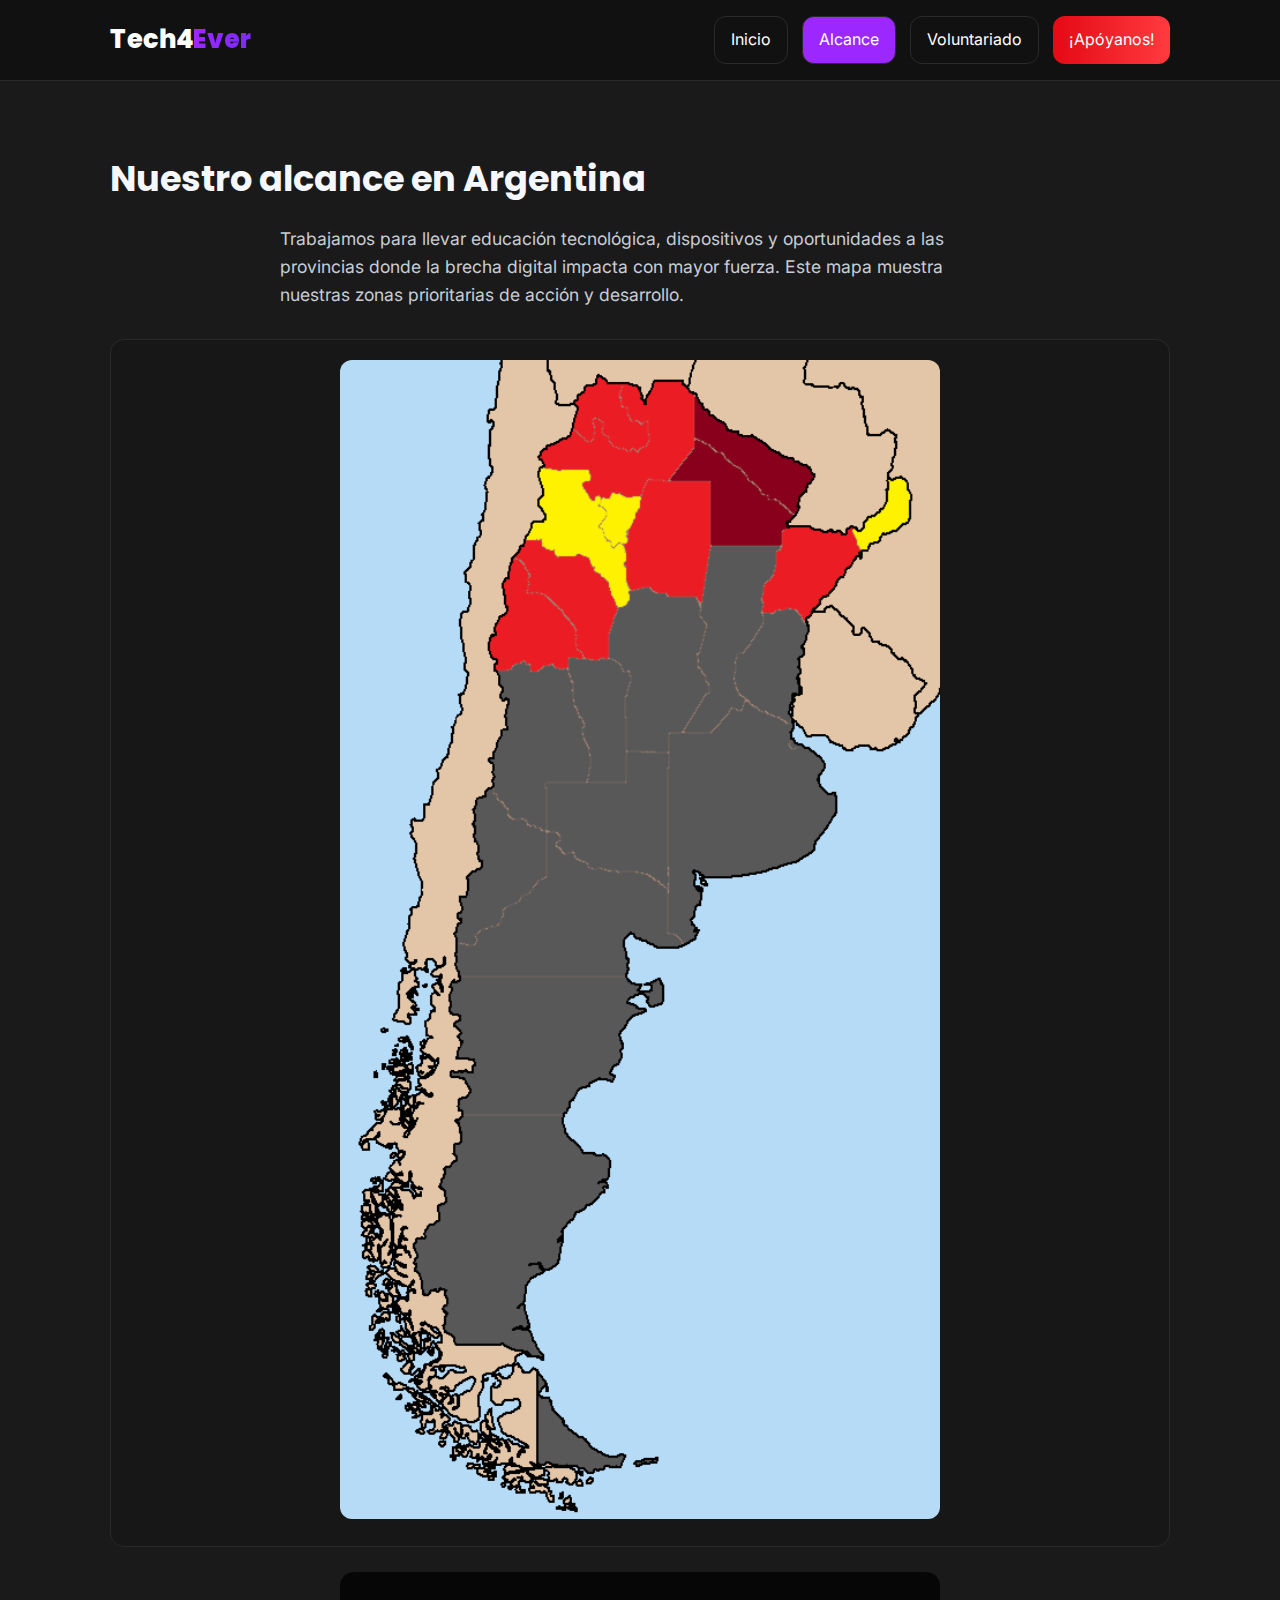
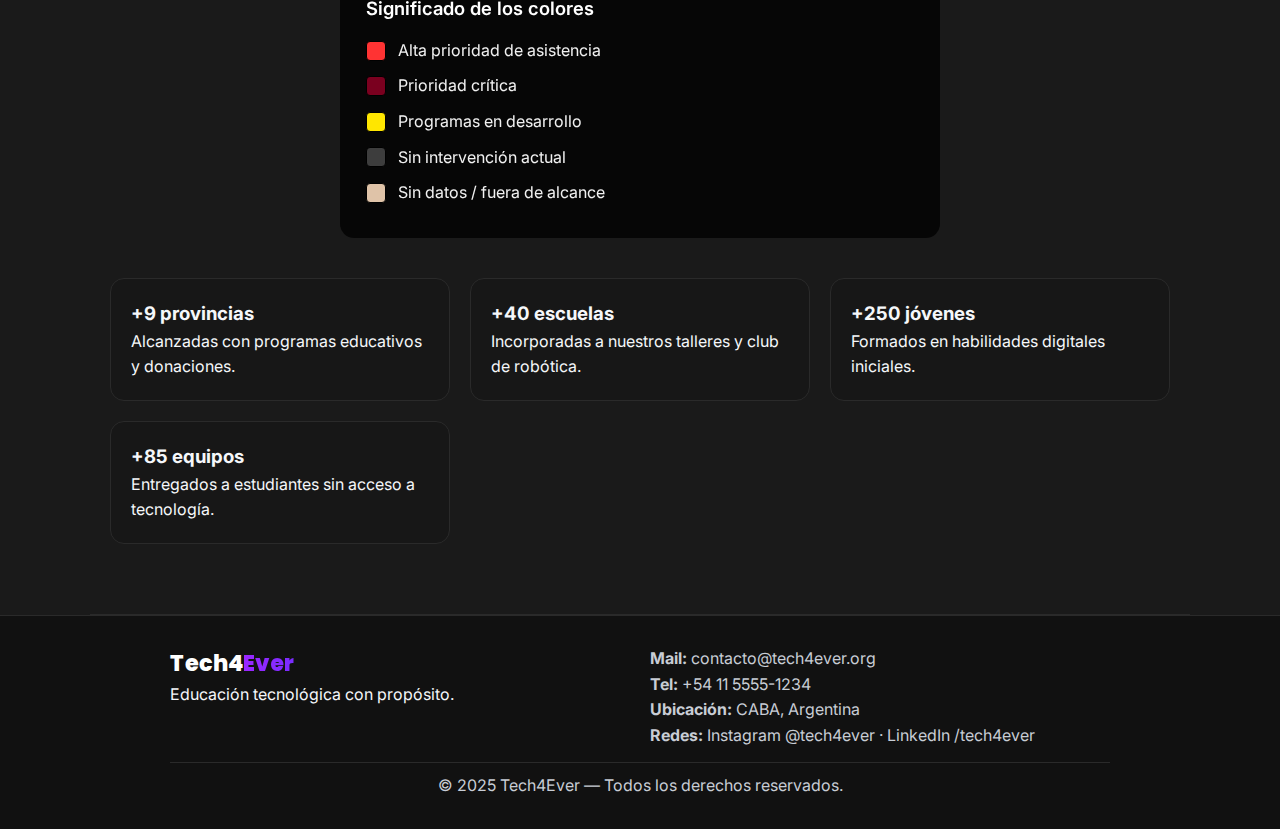
<file: alcance.html>
<!DOCTYPE html>
<html lang="es">

<head>
    <meta charset="UTF-8">
    <meta name="viewport" content="width=device-width, initial-scale=1.0">
    <title>Alcance | Tech4Ever</title>

    <!-- TIPOGRAFÍAS -->
    <link href="https://fonts.googleapis.com/css2?family=Inter:wght@400;600&family=Poppins:wght@700;800&display=swap" rel="stylesheet">

    <!-- ESTILOS -->
    <link rel="stylesheet" href="css/style.css">
</head>

<body>

    <!-- HEADER -->
    <header>
        <div class="nav-container">
            <a href="index.html"><div class="logo">
                <span class="tech">Tech</span><span class="four">4</span><span class="ever">Ever</span>
            </div></a>
            <div class="nav-links">
                <a class="btn-outline btn" href="index.html">Inicio</a>
                <a class="btn-outline btn activo" href="alcance.html">Alcance</a>
                <a class="btn-outline btn" href="voluntariado.html">Voluntariado</a>
                <a class="btn-primary btn" href="apoyanos.html">¡Apóyanos!</a>
            </div>
        </div>
    </header>

    <!-- CONTENIDO -->
    <section class="section">
        <h2>Nuestro alcance en Argentina</h2>

        <p style="max-width:720px; margin:auto; margin-bottom:30px; color:var(--muted); font-size:1.1rem;">
            Trabajamos para llevar educación tecnológica, dispositivos y oportunidades a las provincias
            donde la brecha digital impacta con mayor fuerza. Este mapa muestra nuestras zonas prioritarias
            de acción y desarrollo.
        </p>

        <div class="card" style="text-align:center;">
            <img src="image/provincias.png"
                 alt="Mapa de provincias"
                 style="width:100%; max-width:600px; border-radius:12px; margin:auto;">
        </div>


<!-- LEYENDA DEL MAPA -->
<div class="map-legend">
    <h3>Significado de los colores</h3>
    <ul>
        <li><span class="color red"></span> Alta prioridad de asistencia</li>
        <li><span class="color burgundy"></span> Prioridad crítica</li>
        <li><span class="color yellow"></span> Programas en desarrollo</li>
        <li><span class="color gray"></span> Sin intervención actual</li>
        <li><span class="color beige"></span> Sin datos / fuera de alcance</li>
    </ul>
</div>


        <!-- SUB-SECCIÓN DE ESTADÍSTICAS -->
        <div class="grid" style="margin-top:40px;">

            <div class="card">
                <h3>+9 provincias</h3>
                <p>Alcanzadas con programas educativos y donaciones.</p>
            </div>

            <div class="card">
                <h3>+40 escuelas</h3>
                <p>Incorporadas a nuestros talleres y club de robótica.</p>
            </div>

            <div class="card">
                <h3>+250 jóvenes</h3>
                <p>Formados en habilidades digitales iniciales.</p>
            </div>

            <div class="card">
                <h3>+85 equipos</h3>
                <p>Entregados a estudiantes sin acceso a tecnología.</p>
            </div>

        </div>
    </section>

    <!-- FOOTER -->
    <footer>
        <div class="footer-container">
            <div class="footer-grid">
                <div>
                    <div class="footer-logo"><span class="tech">Tech</span><span class="four">4</span><span class="ever">Ever</span></div>
                    <p>Educación tecnológica con propósito.</p>
                </div>
                <ul class="foot-list">
                    <li><strong>Mail:</strong> contacto@tech4ever.org</li>
                    <li><strong>Tel:</strong> +54 11 5555-1234</li>
                    <li><strong>Ubicación:</strong> CABA, Argentina</li>
                    <li><strong>Redes:</strong> Instagram @tech4ever · LinkedIn /tech4ever</li>
                </ul>
            </div>
            <div class="copy">© 2025 Tech4Ever — Todos los derechos reservados.</div>
        </div>
    </footer>

</body>
</html>
</file>
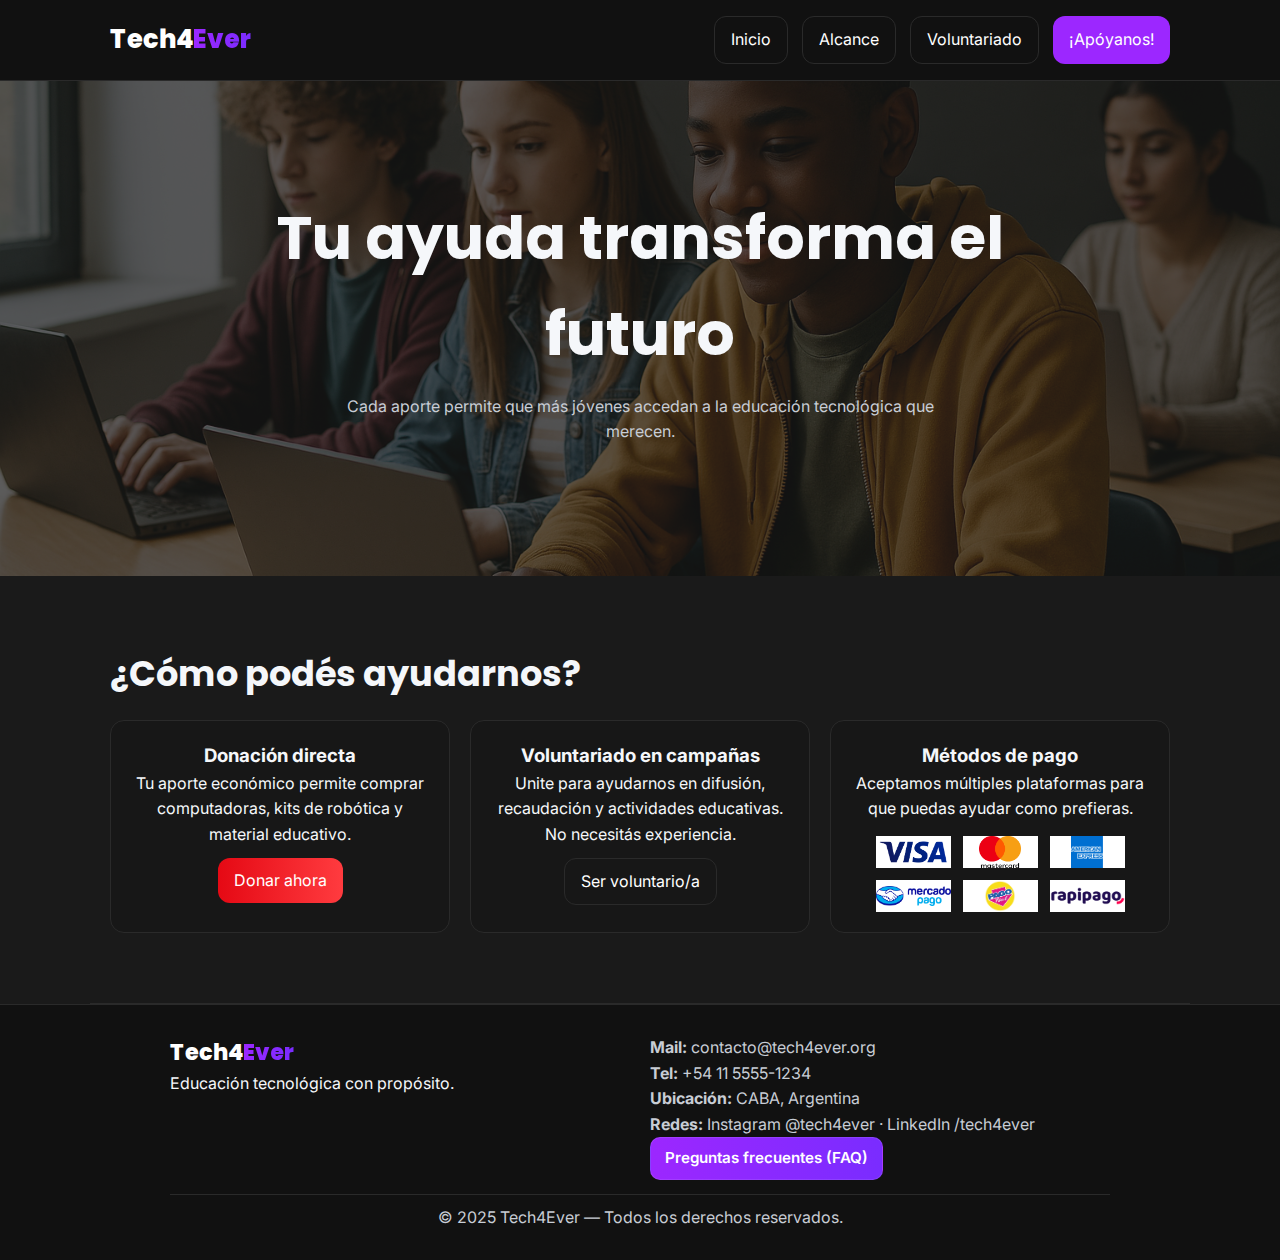
<file: apoyanos.html>
<!DOCTYPE html>
<html lang="es">
<head>
  <meta charset="UTF-8">
  <meta name="viewport" content="width=device-width, initial-scale=1.0">
  <title>Apóyanos | Tech4Ever</title>

  <link href="https://fonts.googleapis.com/css2?family=Inter:wght@400;600&family=Poppins:wght@700;800&display=swap" rel="stylesheet">
  <link rel="stylesheet" href="css/style.css">
  <link rel="shortcut icon" href="image/tech4ever-icon.png" type="image/x-icon">
</head>

<body>

<header>
    <div class="nav-container">

        <a href="index.html">
            <div class="logo">
                <span class="tech">Tech</span><span class="four">4</span><span class="ever">Ever</span>
            </div>
        </a>

        <div class="hamburger" id="hamburger">
            <span></span><span></span><span></span>
        </div>

        <div class="nav-links" id="navLinks">
            <a class="btn-outline btn" href="index.html">Inicio</a>
            <a class="btn-outline btn" href="alcance.html">Alcance</a>
            <a class="btn-outline btn" href="voluntariado.html">Voluntariado</a>
            <a class="btn-primary btn activo" href="apoyanos.html">¡Apóyanos!</a>
        </div>

    </div>

    <div class="menu-overlay" id="menuOverlay"></div>
</header>

<section class="hero" style="height:55vh;">
  <div class="hero-slide active" style="background-image:url('image/fonse.png'); opacity:0.3;"></div>

  <div class="hero-content">
    <h1>Tu ayuda transforma el futuro</h1>
    <p>Cada aporte permite que más jóvenes accedan a la educación tecnológica que merecen.</p>
  </div>
</section>

<section class="section">
  <h2>¿Cómo podés ayudarnos?</h2>

  <div class="grid">
    
    <div class="card" style="text-align:center;">
      <h3>Donación directa</h3>
      <p>Tu aporte económico permite comprar computadoras, kits de robótica y material educativo.</p>
      <a href="donaciones.html" class="btn-primary btn" style="margin-top:10px;">Donar ahora</a>
    </div>

  <div class="card" style="text-align:center;">
    <h3>Voluntariado en campañas</h3>
    <p>Unite para ayudarnos en difusión, recaudación y actividades educativas. No necesitás experiencia.</p>
    <a href="ser_voluntario.html" class="btn-outline btn" style="margin-top:10px;">Ser voluntario/a</a>
  </div>


    <div class="card" style="text-align:center;">
      <h3>Métodos de pago</h3>
      <p>Aceptamos múltiples plataformas para que puedas ayudar como prefieras.</p>

      <div style="display:flex;justify-content:center;gap:12px;margin-top:14px;flex-wrap:wrap;">
        <img src="payments/visa.png" alt="Visa" class="pay-icon">
        <img src="payments/mastercard.png" alt="Mastercard" class="pay-icon">
        <img src="payments/amex.png" alt="Amex" class="pay-icon">
        <img src="payments/mercadopago.png" alt="MercadoPago" class="pay-icon">
        <img src="payments/pagofacil.png" alt="Pago Fácil" class="pay-icon">
        <img src="payments/rapipago.png" alt="Rapipago" class="pay-icon">
      </div>
    </div>

  </div>
</section>

<footer>
  <div class="footer-container">
    <div class="footer-grid">
      <div>
        <div class="footer-logo">
          <span class="tech">Tech</span><span class="four">4</span><span class="ever">Ever</span>
        </div>
        <p>Educación tecnológica con propósito.</p>
      </div>
      <ul class="foot-list">
        <li><strong>Mail:</strong> contacto@tech4ever.org</li>
        <li><strong>Tel:</strong> +54 11 5555-1234</li>
        <li><strong>Ubicación:</strong> CABA, Argentina</li>
        <li><strong>Redes:</strong> Instagram @tech4ever · LinkedIn /tech4ever</li>
        <li><a href="faq.html" class="footer-faq">Preguntas frecuentes (FAQ)</a> </li>
      </ul>
    </div>

    <div class="copy">© 2025 Tech4Ever — Todos los derechos reservados.</div>
  </div>
</footer>
<script src="js/app.js"></script>
</body>
</html>
</file>
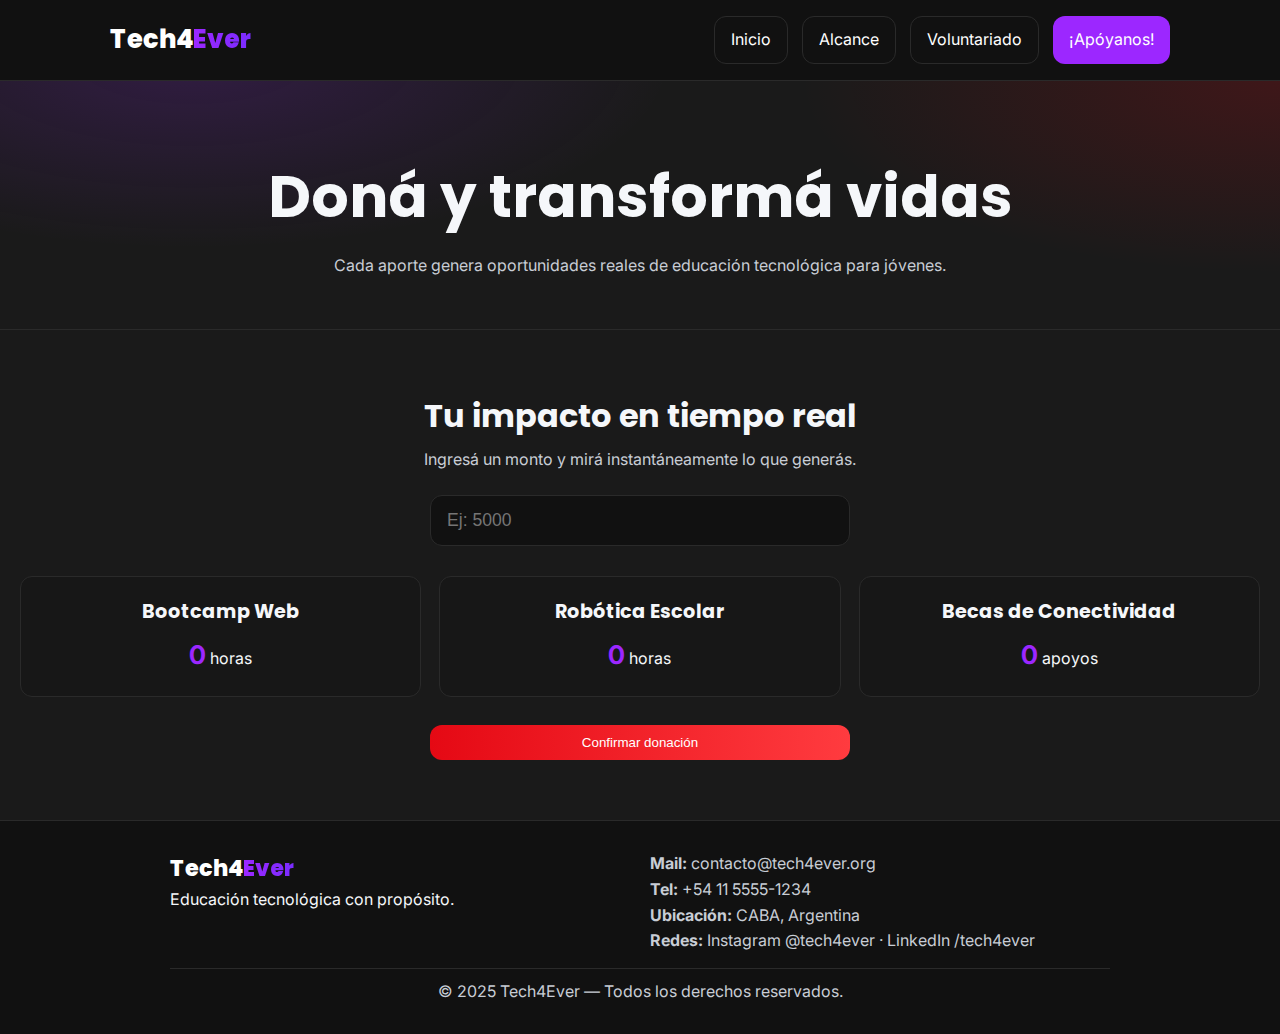
<file: donaciones.html>
<!DOCTYPE html>
<html lang="es">
<head>
  <meta charset="UTF-8">
  <meta name="viewport" content="width=device-width, initial-scale=1.0">
  <title>Donar Ahora | Tech4Ever</title>

  <link href="https://fonts.googleapis.com/css2?family=Inter:wght@400;600&family=Poppins:wght@700;800&display=swap" rel="stylesheet">
  <link rel="stylesheet" href="css/style.css">
  <link rel="shortcut icon" href="image/tech4ever-icon.png" type="image/x-icon">


</head>

<body>
<header>
    <div class="nav-container">
        <a href="index.html"><div class="logo">
            <span class="tech">Tech</span><span class="four">4</span><span class="ever">Ever</span>
        </div></a>
        <div class="nav-links">
            <a class="btn-outline btn" href="index.html">Inicio</a>
            <a class="btn-outline btn" href="alcance.html">Alcance</a>
            <a class="btn-outline btn" href="voluntariado.html">Voluntariado</a>
            <a class="btn-primary btn activo" href="apoyanos.html">¡Apóyanos!</a>
        </div>
    </div>
</header>

<section class="hero-donation">
  <h1>Doná y transformá vidas</h1>
  <p>Cada aporte genera oportunidades reales de educación tecnológica para jóvenes.</p>
</section>

<section class="impacto-section">
  <div class="container">
    <h2 class="impacto-title">Tu impacto en tiempo real</h2>
    <p class="impacto-sub">Ingresá un monto y mirá instantáneamente lo que generás.</p>

    <input type="number" id="donacion" class="impacto-input" placeholder="Ej: 5000" min="0">

    <div class="impacto-grid">
      <div class="impact-card">
        <h3>Bootcamp Web</h3>
        <p><span id="impact-web">0</span> horas</p>
      </div>
      <div class="impact-card">
        <h3>Robótica Escolar</h3>
        <p><span id="impact-robot">0</span> horas</p>
      </div>
      <div class="impact-card">
        <h3>Becas de Conectividad</h3>
        <p><span id="impact-conect">0</span> apoyos</p>
      </div>
    </div>
    <button id="confirmarDonacion" class="btn-primary btn donar-btn">
    Confirmar donación
    </button>
  </div>
</section>

<div id="mensajeGracias" class="donation-success">
    <h2>¡Gracias por tu ayuda!</h2>
    <p>Tu aporte contribuye directamente a transformar vidas mediante la educación tecnológica.</p>
    <a href="apoyanos.html" class="btn-primary btn volver-btn">Volver a Apóyanos</a>
</div>

<footer>
  <div class="footer-container">
    <div class="footer-grid">
      <div>
        <div class="footer-logo"><span class="tech">Tech</span><span class="four">4</span><span class="ever">Ever</span></div>
        <p>Educación tecnológica con propósito.</p>
      </div>
      <ul class="foot-list">
        <li><strong>Mail:</strong> contacto@tech4ever.org</li>
        <li><strong>Tel:</strong> +54 11 5555-1234</li>
        <li><strong>Ubicación:</strong> CABA, Argentina</li>
        <li><strong>Redes:</strong> Instagram @tech4ever · LinkedIn /tech4ever</li>
      </ul>
    </div>
    <div class="copy">© 2025 Tech4Ever — Todos los derechos reservados.</div>
  </div>
</footer>

<script src="js/app.js"></script>
</body>
</html>
</file>
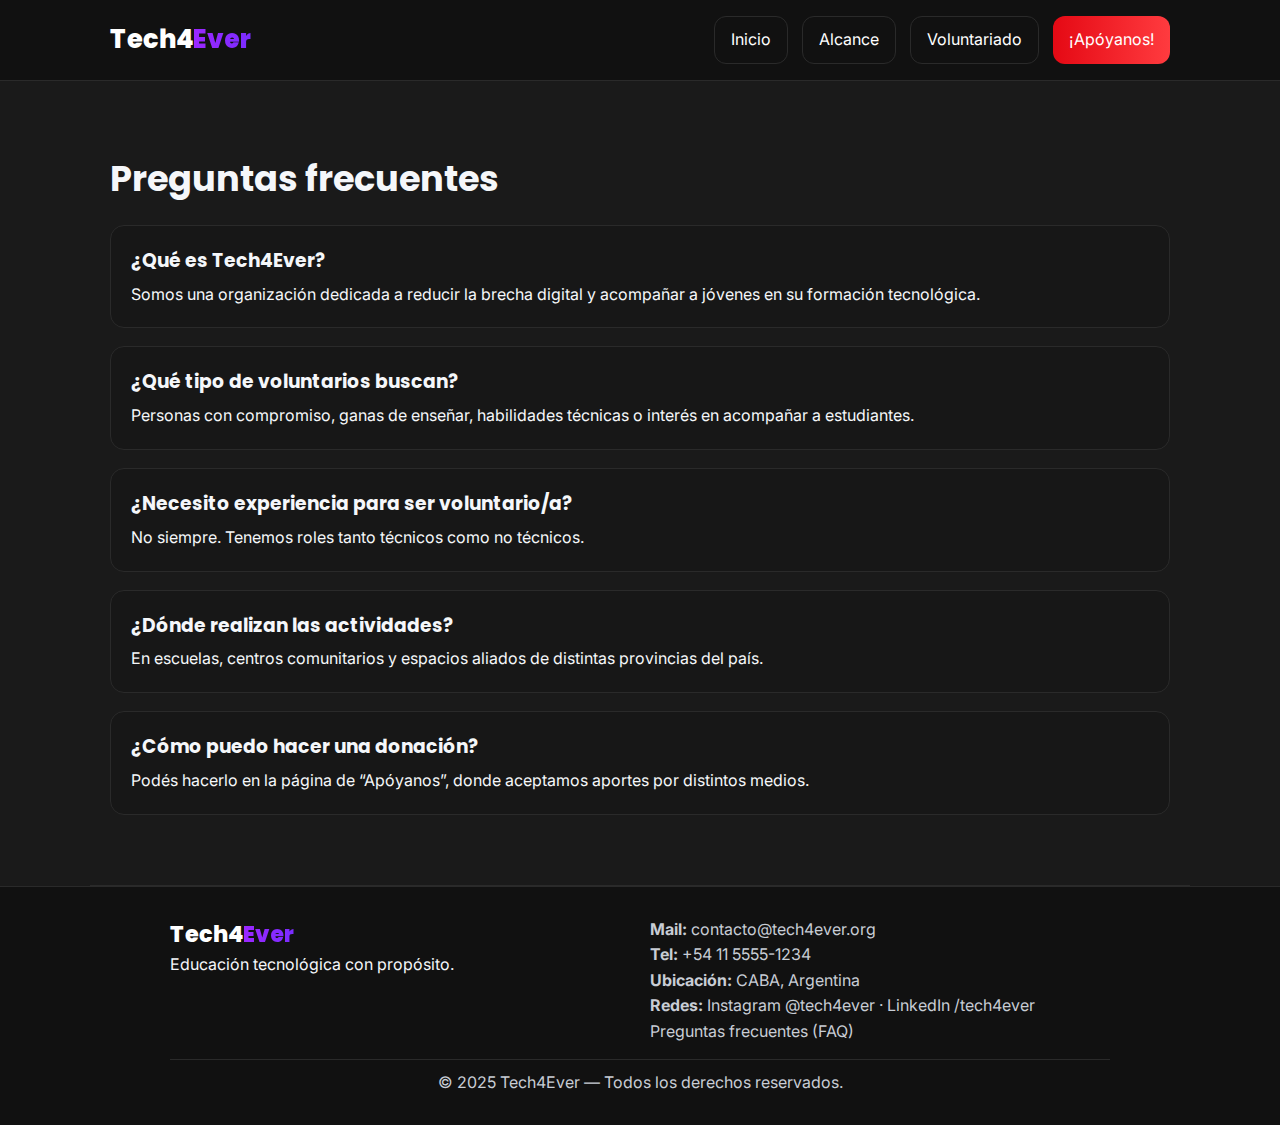
<file: faq.html>
<!DOCTYPE html>
<html lang="es">
<head>
  <meta charset="UTF-8">
  <meta name="viewport" content="width=device-width, initial-scale=1.0">
  <title>FAQ | Tech4Ever</title>

  <link href="https://fonts.googleapis.com/css2?family=Inter:wght@400;600&family=Poppins:wght@700;800&display=swap" rel="stylesheet">
  <link rel="stylesheet" href="css/style.css">
</head>

<body>

<!-- HEADER -->
<header>
    <div class="nav-container">

        <a href="index.html">
            <div class="logo">
                <span class="tech">Tech</span><span class="four">4</span><span class="ever">Ever</span>
            </div>
        </a>

        <div class="hamburger" id="hamburger">
            <span></span><span></span><span></span>
        </div>

        <div class="nav-links" id="navLinks">
            <a class="btn-outline btn" href="index.html">Inicio</a>
            <a class="btn-outline btn" href="alcance.html">Alcance</a>
            <a class="btn-outline btn" href="voluntariado.html">Voluntariado</a>
            <a class="btn-primary btn" href="apoyanos.html">¡Apóyanos!</a>
        </div>

    </div>

    <div class="menu-overlay" id="menuOverlay"></div>
</header>

<!-- FAQ -->
<section class="section">
  <h2>Preguntas frecuentes</h2>

  <div class="faq-container">

    <div class="faq-item">
      <h3>¿Qué es Tech4Ever?</h3>
      <p>Somos una organización dedicada a reducir la brecha digital y acompañar a jóvenes en su formación tecnológica.</p>
    </div>

    <div class="faq-item">
      <h3>¿Qué tipo de voluntarios buscan?</h3>
      <p>Personas con compromiso, ganas de enseñar, habilidades técnicas o interés en acompañar a estudiantes.</p>
    </div>

    <div class="faq-item">
      <h3>¿Necesito experiencia para ser voluntario/a?</h3>
      <p>No siempre. Tenemos roles tanto técnicos como no técnicos.</p>
    </div>

    <div class="faq-item">
      <h3>¿Dónde realizan las actividades?</h3>
      <p>En escuelas, centros comunitarios y espacios aliados de distintas provincias del país.</p>
    </div>

    <div class="faq-item">
      <h3>¿Cómo puedo hacer una donación?</h3>
      <p>Podés hacerlo en la página de “Apóyanos”, donde aceptamos aportes por distintos medios.</p>
    </div>

  </div>
</section>

<!-- FOOTER (igual al resto de páginas) -->
<footer>
  <div class="footer-container">
    <div class="footer-grid">
      <div>
        <div class="footer-logo">
          <span class="tech">Tech</span><span class="four">4</span><span class="ever">Ever</span>
        </div>
        <p>Educación tecnológica con propósito.</p>
      </div>

      <ul class="foot-list">
        <li><strong>Mail:</strong> contacto@tech4ever.org</li>
        <li><strong>Tel:</strong> +54 11 5555-1234</li>
        <li><strong>Ubicación:</strong> CABA, Argentina</li>
        <li><strong>Redes:</strong> Instagram @tech4ever · LinkedIn /tech4ever</li>
        <li><a href="faq.html" style="color:var(--muted);">Preguntas frecuentes (FAQ)</a></li>
      </ul>
    </div>

    <div class="copy">© 2025 Tech4Ever — Todos los derechos reservados.</div>
  </div>
</footer>
<script src="js/app.js"></script>
</body>
</html>
</file>
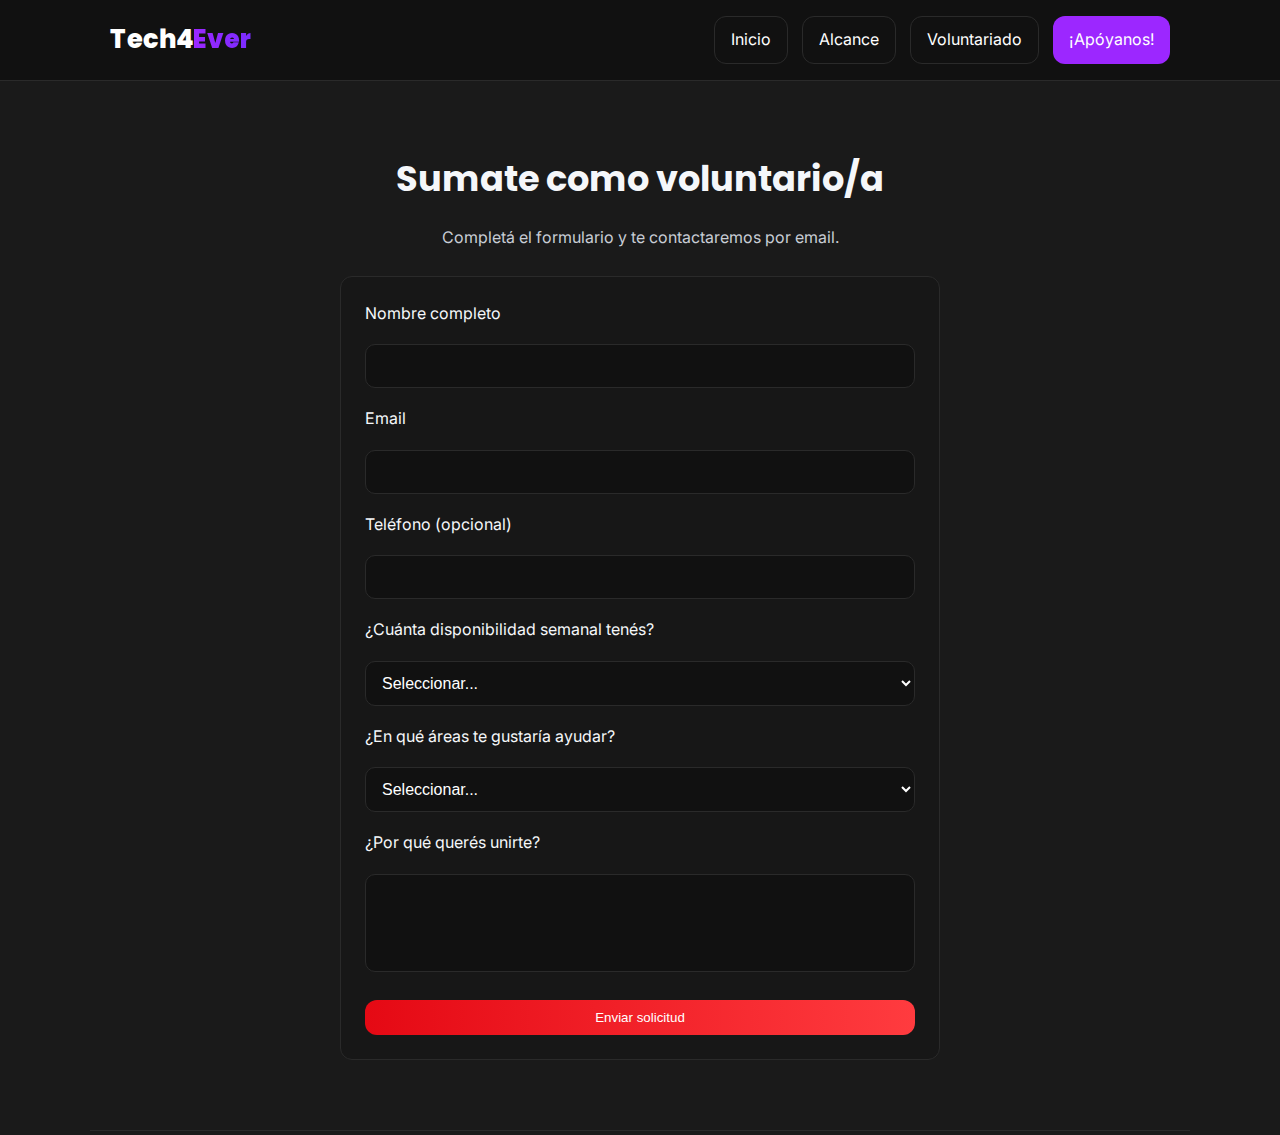
<file: ser_voluntario.html>
<!DOCTYPE html>
<html lang="es">
<head>
    <meta charset="UTF-8">
    <meta name="viewport" content="width=device-width, initial-scale=1.0">
    <title>Sé Parte | Tech4Ever</title>
    <link rel="stylesheet" href="css/style.css">
    <link href="https://fonts.googleapis.com/css2?family=Inter:wght@400;600&family=Poppins:wght@700;800&display=swap" rel="stylesheet">
    <link rel="shortcut icon" href="image/tech4ever-icon.png" type="image/x-icon">
</head>

<body>


<header>
    <div class="nav-container">

        <a href="index.html">
            <div class="logo">
                <span class="tech">Tech</span><span class="four">4</span><span class="ever">Ever</span>
            </div>
        </a>

        <div class="hamburger" id="hamburger">
            <span></span><span></span><span></span>
        </div>

        <div class="nav-links" id="navLinks">
            <a class="btn-outline btn" href="index.html">Inicio</a>
            <a class="btn-outline btn" href="alcance.html">Alcance</a>
            <a class="btn-outline btn" href="voluntariado.html">Voluntariado</a>
            <a class="btn-primary btn activo" href="apoyanos.html">¡Apóyanos!</a>
        </div>

    </div>

    <div class="menu-overlay" id="menuOverlay"></div>
</header>


<section class="section">
    <div class="container" id="form-section">

        <h2 class="form-title">Sumate como voluntario/a</h2>
        <p class="form-sub">Completá el formulario y te contactaremos por email.</p>

        <form id="voluntarioForm" class="form-card">

            <label>Nombre completo</label>
            <input type="text" name="nombre" required>

            <label>Email</label>
            <input type="email" name="email" required>

            <label>Teléfono (opcional)</label>
            <input type="text" name="telefono">

            <label>¿Cuánta disponibilidad semanal tenés?</label>
            <select name="disponibilidad" required>
                <option value="">Seleccionar...</option>
                <option value="1-3 horas">1–3 horas</option>
                <option value="3-6 horas">3–6 horas</option>
                <option value="6+ horas">6+ horas</option>
            </select>

            <label>¿En qué áreas te gustaría ayudar?</label>
            <select name="tareas" required>
                <option value="">Seleccionar...</option>
                <option value="Difusión en redes">Difusión en redes</option>
                <option value="Eventos educativos">Eventos educativos</option>
                <option value="Robótica escolar">Robótica escolar</option>
                <option value="Recaudación de fondos">Recaudación de fondos</option>
            </select>

            <label>¿Por qué querés unirte?</label>
            <textarea name="motivacion" required rows="4"></textarea>

            <button class="btn-primary btn form-submit" type="submit">Enviar solicitud</button>

        </form>

    </div>
</section>


<section class="section success-section" id="success-section">
    <div class="container success-container">
        <h2 class="success-title">¡Solicitud recibida!</h2>
        <p class="success-msg">Gracias por querer ser parte de Tech4Ever. Te contactaremos pronto.</p>

        <a href="apoyanos.html" class="btn-primary btn success-btn">Volver a Apóyanos</a>
    </div>
</section>

<script src="js/app.js"></script>
</body>
</html>
</file>
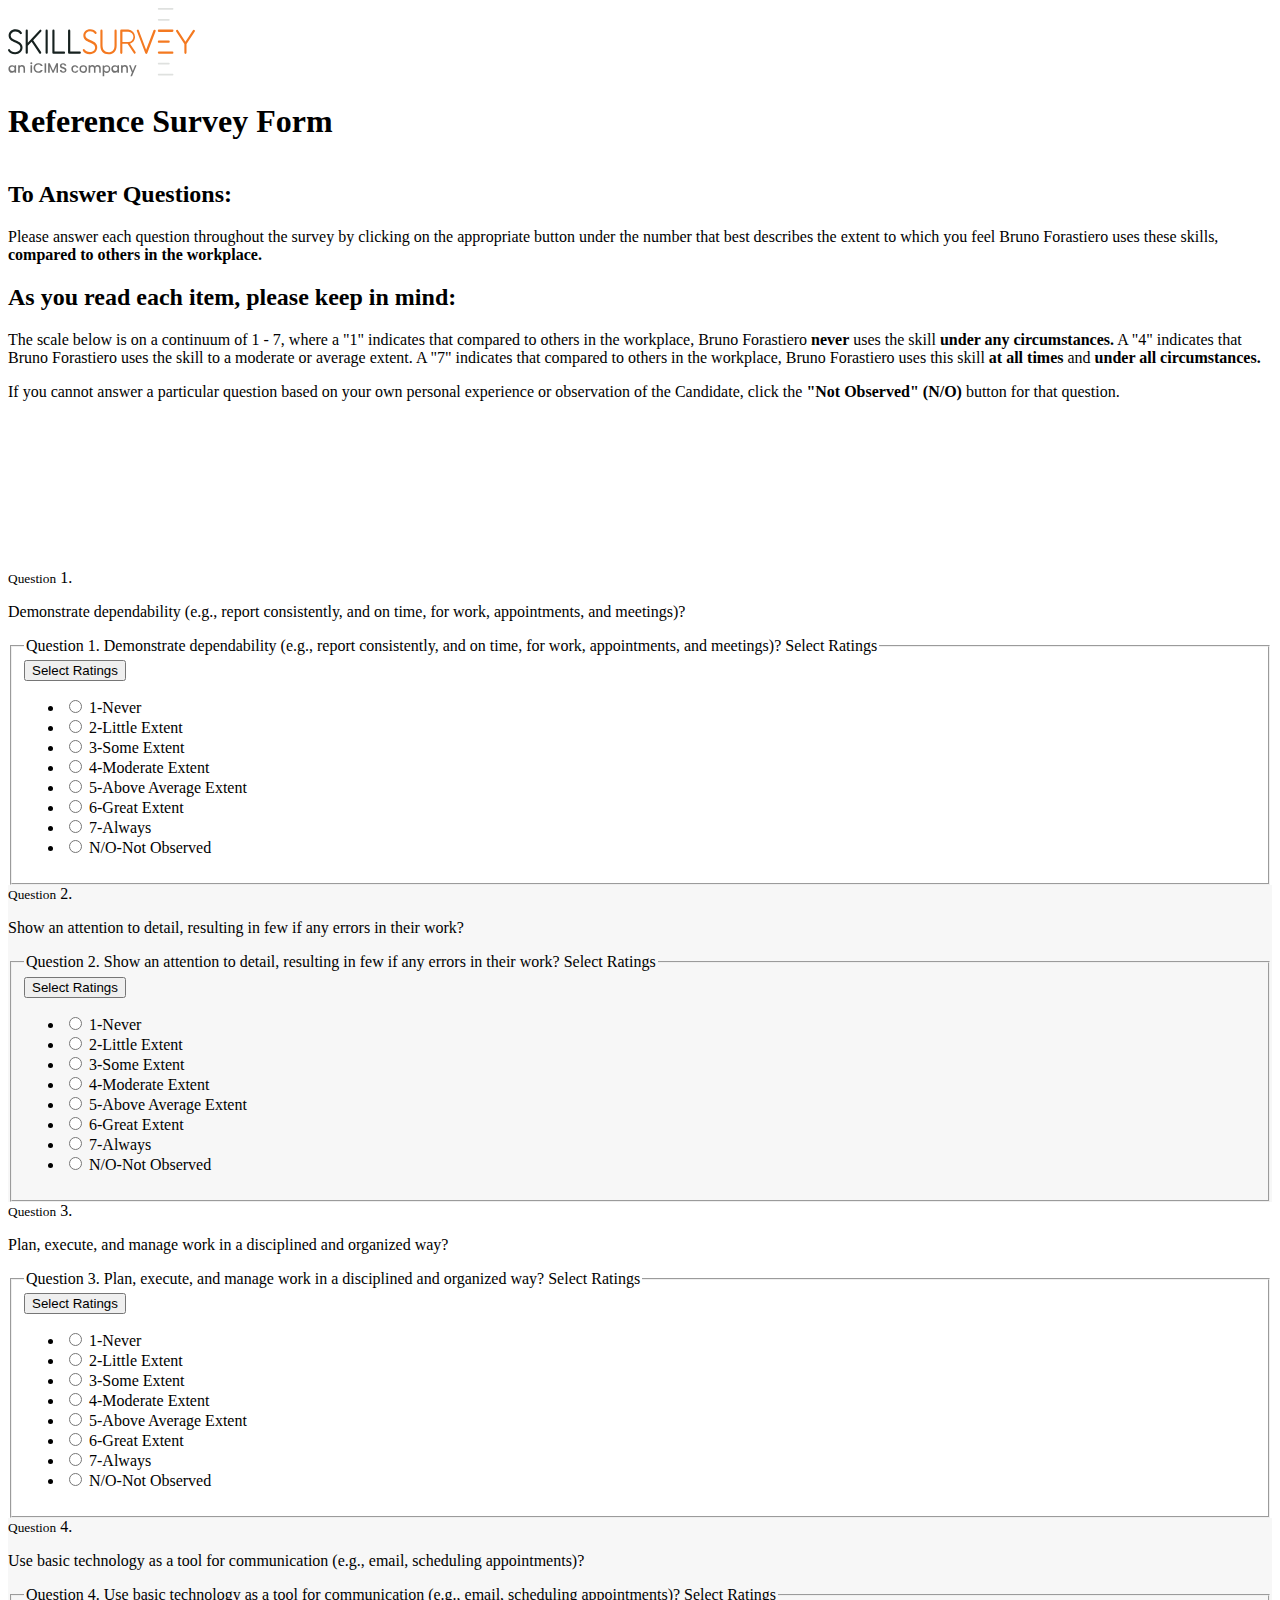
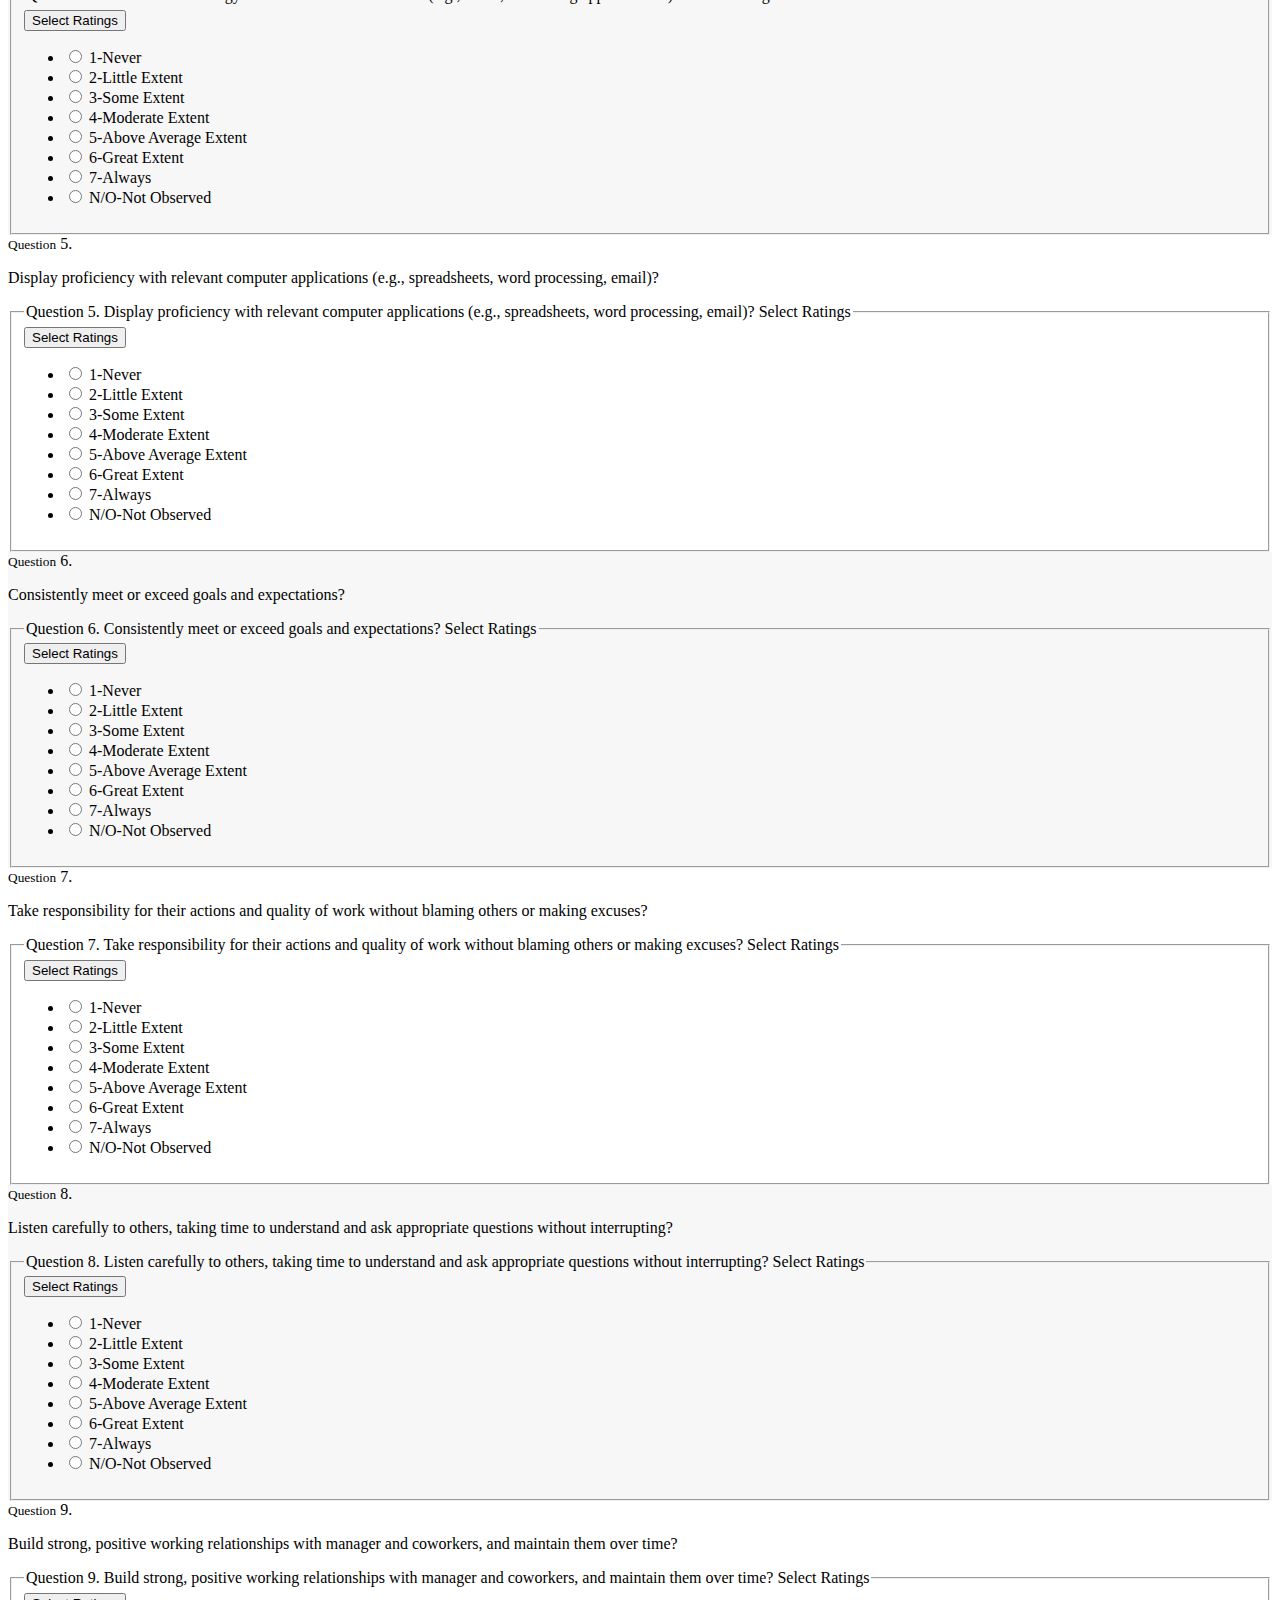
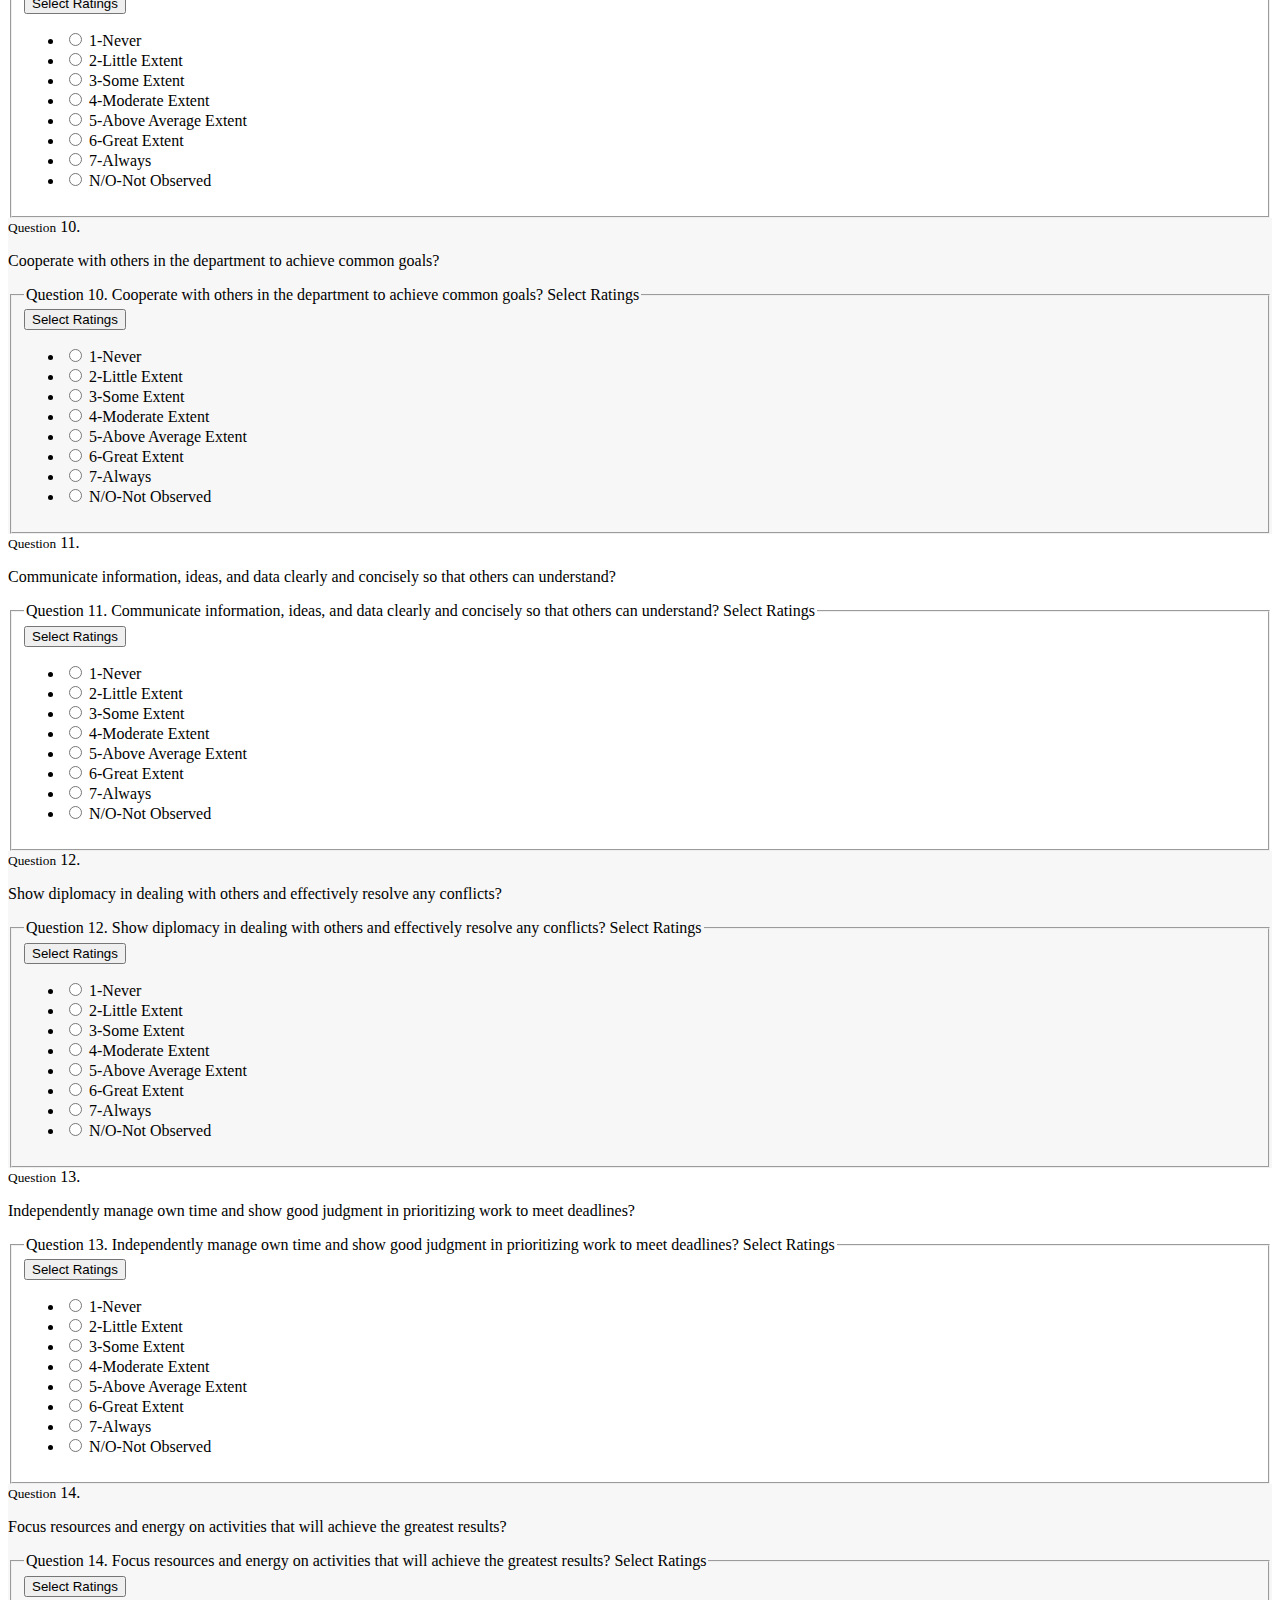
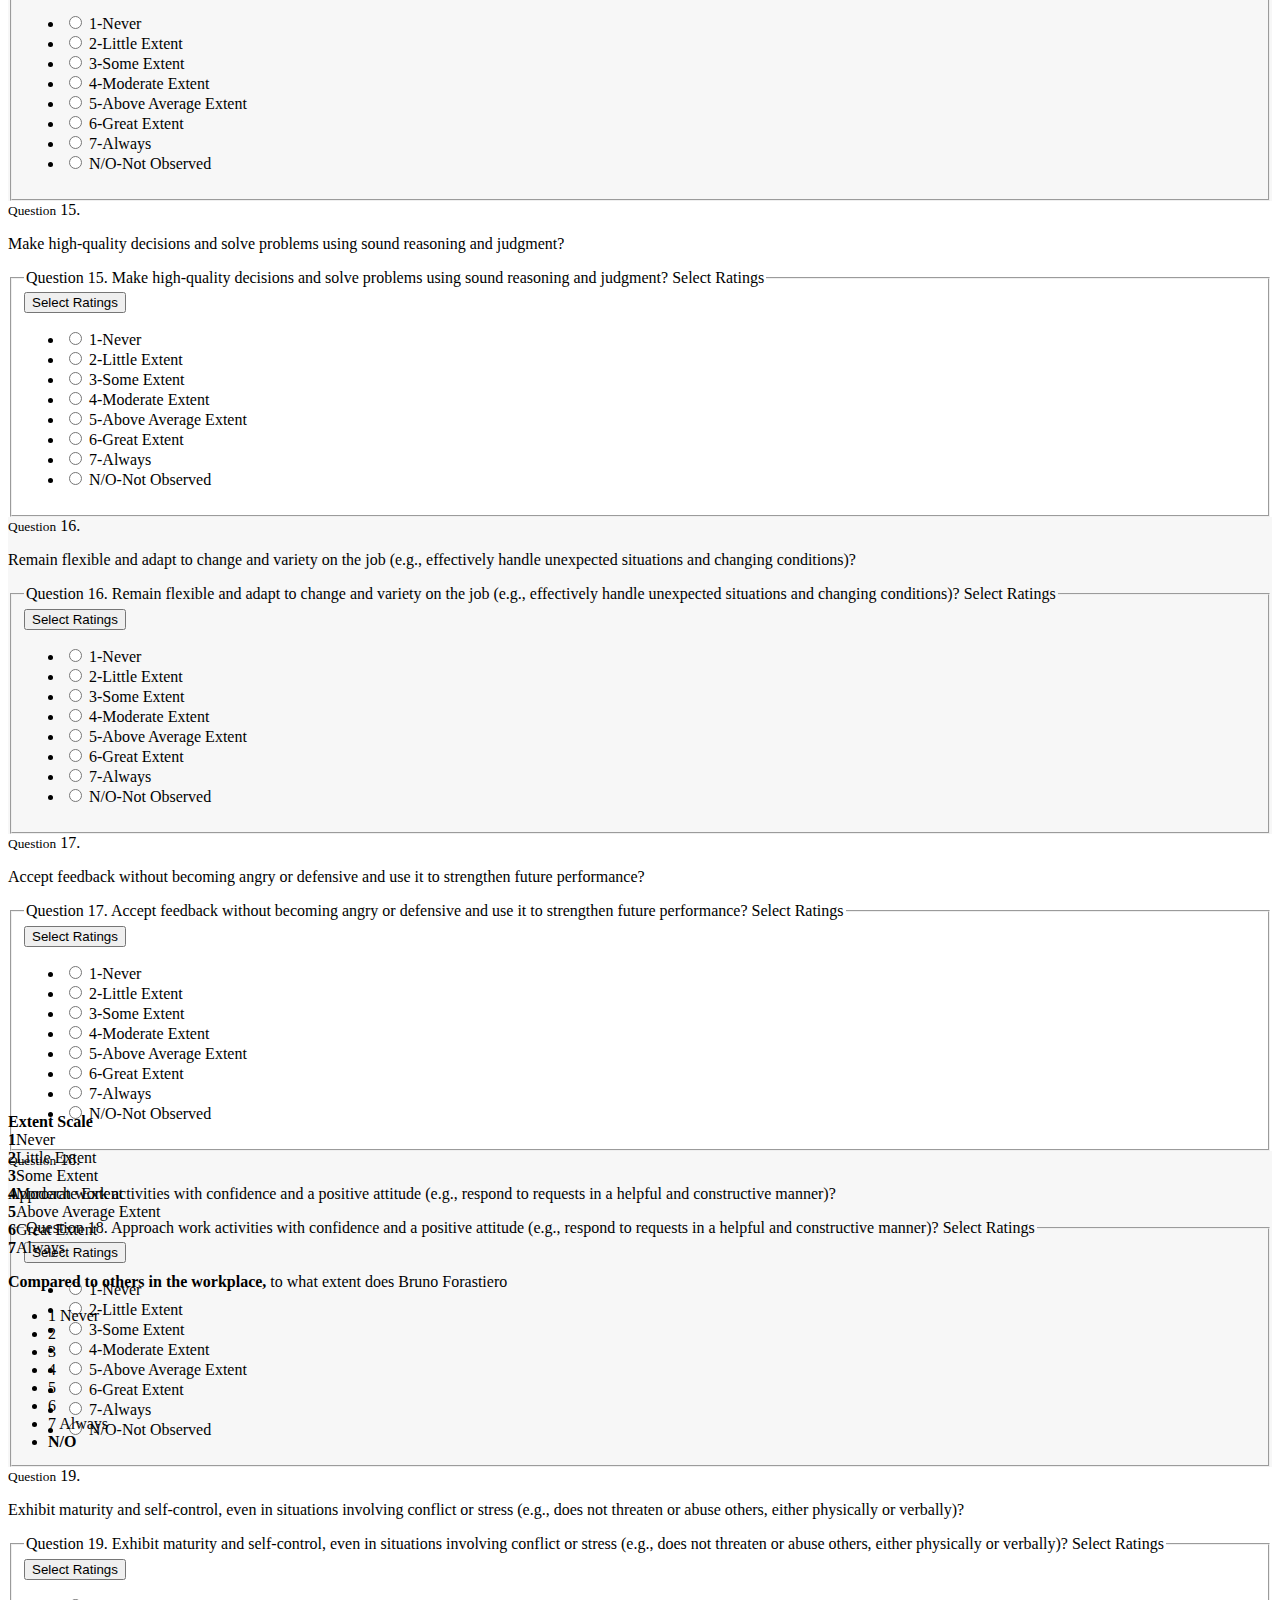
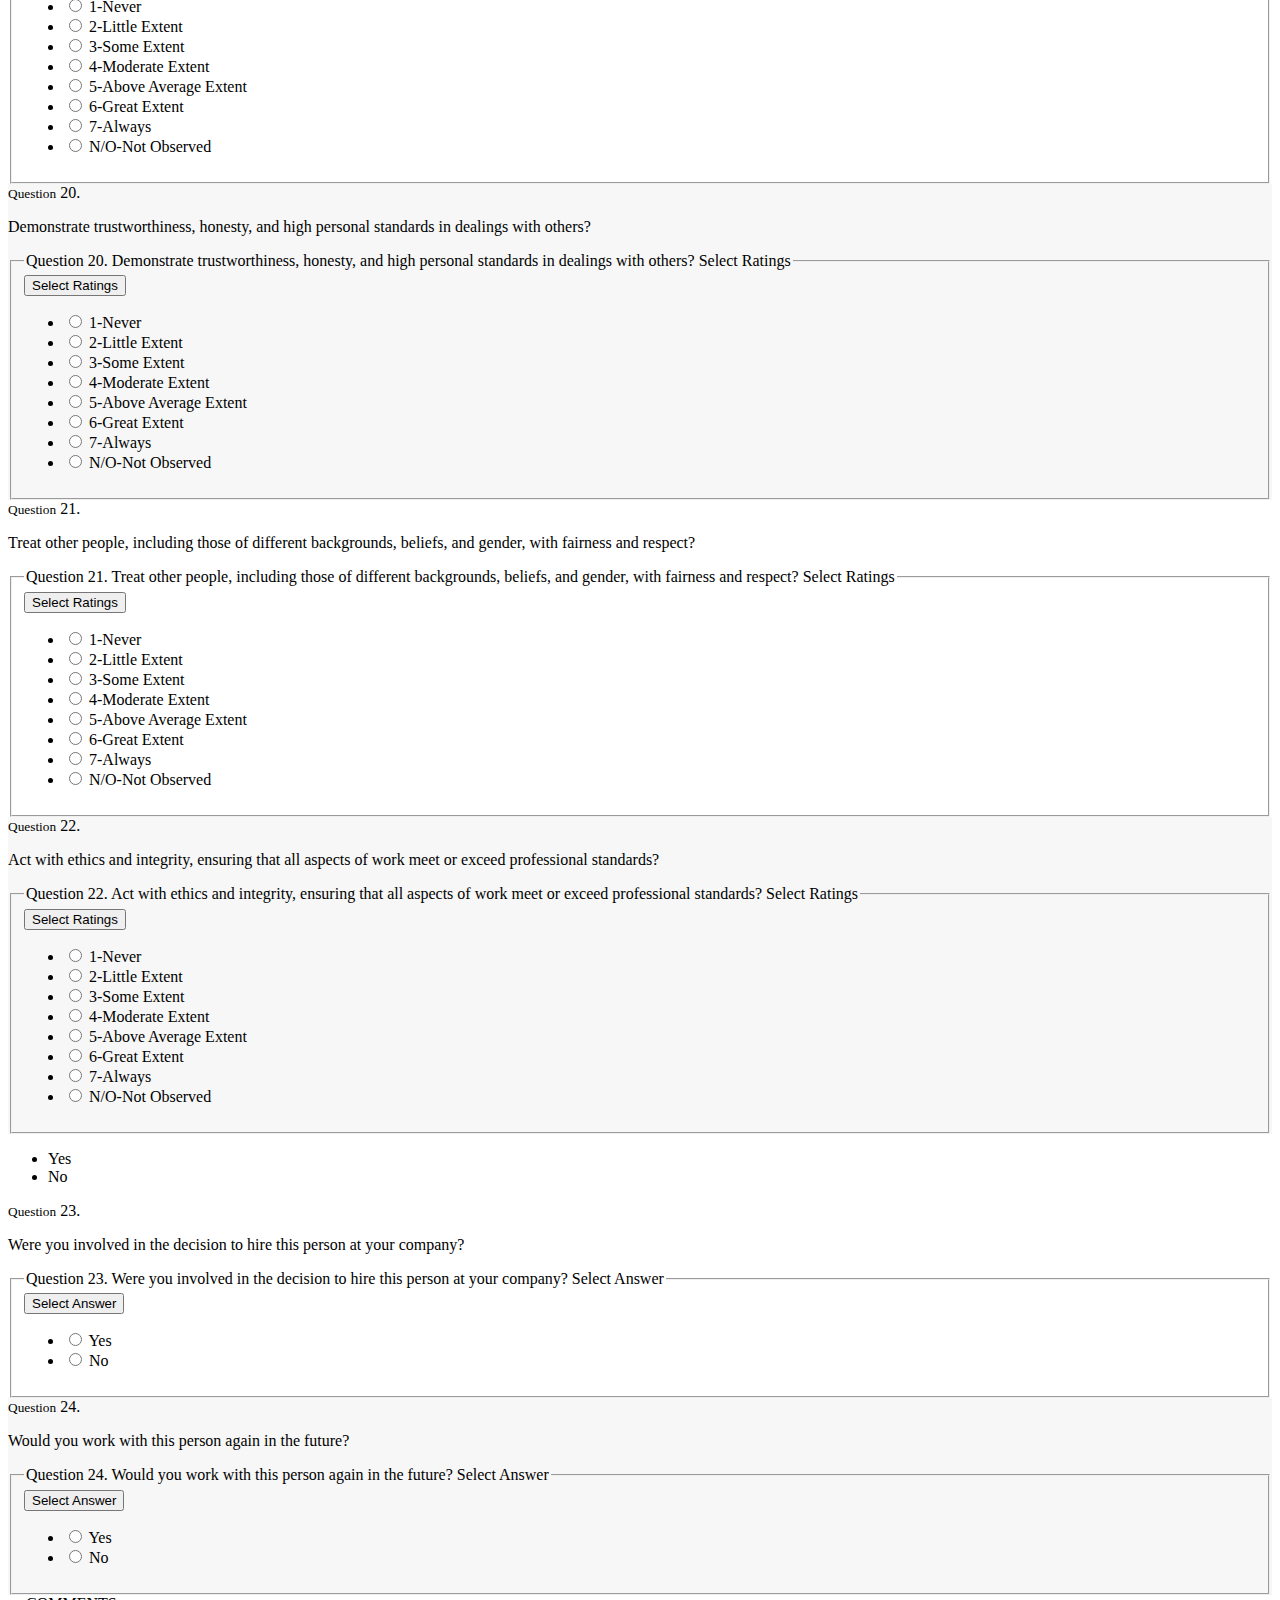
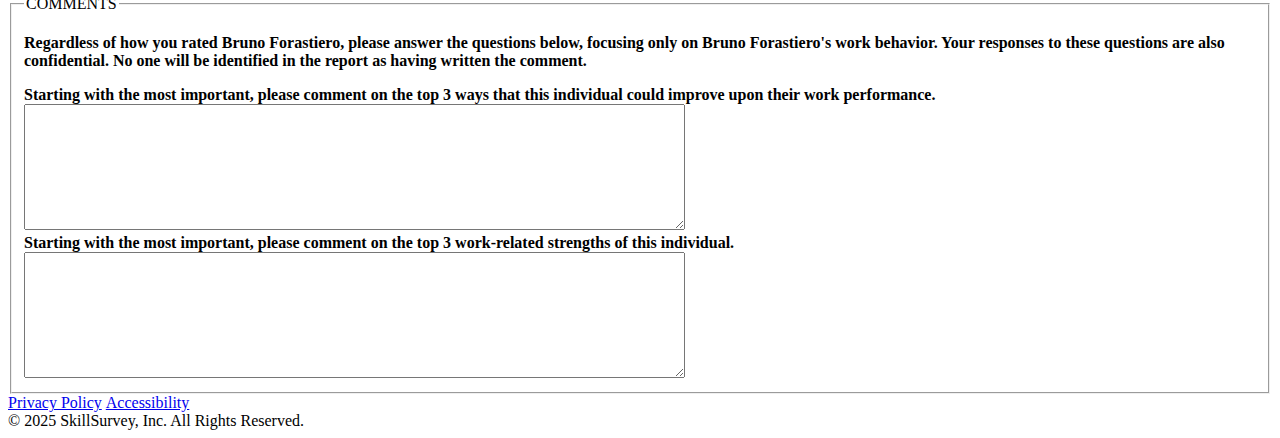
<file: image/SkillSurvey _ Sample Survey.html>
<!DOCTYPE html>
<!-- saved from url=(0106)https://app.skillsurvey.com/Reference/Candidate/SampleSurvey/?candidateId=QA4rOqMRfJYbIHyarEMaXw%253d%253d -->
<html lang="en"><head data-template-set="html5-reset"><meta http-equiv="Content-Type" content="text/html; charset=UTF-8">
        <meta name="robots" content="noindex,nofollow">

        <noscript>
            <meta http-equiv="refresh" content="0.0;url=/Reference/Error/JavascriptRequired/">
        </noscript>

        <script src="./SkillSurvey _ Sample Survey_files/SamplePH360SurveyJs"></script>


            <script type="text/javascript">

            function executeGA() {
                gTracker.companyName = "Cognizant";
                gTracker.division = "Corporate";
                gTracker.applicantName = "Bruno" + ' ' + "Forastiero";
                gTracker.candidateId = "QA4rOqMRfJYbIHyarEMaXw==";
                gTracker.candidateEmail = "brunoforast@gmail.com";
                gTracker.candidateStatus = "Waiting for Candidate";
                gTracker.runCandidate();
            }
            $(document).ready(function () {
                try {
                    GA_TRACKING_ID = 'G-VQDNJ36GZZ';
                    GA_USER_ID = '18875411';
                    loadScript('/Reference/Scripts/analyticsTracker.js' + "?v=" + new Date(), function () {
                        executeGA();
                    });

                    if ('' != null) {
                        $("#logo").addClass("logo py-2 py-sm-3");
                    }
                    else {
                        $("#logo").addClass("logo-inst");
                    }
                } catch (e) {

                }
            });
            </script>

        
        <meta http-equiv="X-UA-Compatible" content="IE=edge,chrome=1"><script type="text/javascript">window.NREUM||(NREUM={});NREUM.info = {"beacon":"bam.nr-data.net","errorBeacon":"bam.nr-data.net","licenseKey":"798ffa277c","applicationID":"1319719897","transactionName":"MgZVZ0BSXkAFVhVYVwtMemVxHHNSClEIVVkRBnRcXEdCXAhZBEMXNgJaQ15WY0YWQwRI","queueTime":0,"applicationTime":59,"agent":"","atts":""}</script><script type="text/javascript">(window.NREUM||(NREUM={})).init={privacy:{cookies_enabled:true},ajax:{deny_list:["bam.nr-data.net"]},feature_flags:["soft_nav"],distributed_tracing:{enabled:true}};(window.NREUM||(NREUM={})).loader_config={agentID:"1352198317",accountID:"185122",trustKey:"185122",xpid:"VQ4CUFRRGwIDVVhVBggPX1M=",licenseKey:"798ffa277c",applicationID:"1319719897",browserID:"1352198317"};;/*! For license information please see nr-loader-spa-1.303.0.min.js.LICENSE.txt */
(()=>{var e,t,r={384:(e,t,r)=>{"use strict";r.d(t,{NT:()=>s,US:()=>d,Zm:()=>a,bQ:()=>u,dV:()=>c,pV:()=>l});var n=r(6154),i=r(1863),o=r(1910);const s={beacon:"bam.nr-data.net",errorBeacon:"bam.nr-data.net"};function a(){return n.gm.NREUM||(n.gm.NREUM={}),void 0===n.gm.newrelic&&(n.gm.newrelic=n.gm.NREUM),n.gm.NREUM}function c(){let e=a();return e.o||(e.o={ST:n.gm.setTimeout,SI:n.gm.setImmediate||n.gm.setInterval,CT:n.gm.clearTimeout,XHR:n.gm.XMLHttpRequest,REQ:n.gm.Request,EV:n.gm.Event,PR:n.gm.Promise,MO:n.gm.MutationObserver,FETCH:n.gm.fetch,WS:n.gm.WebSocket},(0,o.i)(...Object.values(e.o))),e}function u(e,t){let r=a();r.initializedAgents??={},t.initializedAt={ms:(0,i.t)(),date:new Date},r.initializedAgents[e]=t}function d(e,t){a()[e]=t}function l(){return function(){let e=a();const t=e.info||{};e.info={beacon:s.beacon,errorBeacon:s.errorBeacon,...t}}(),function(){let e=a();const t=e.init||{};e.init={...t}}(),c(),function(){let e=a();const t=e.loader_config||{};e.loader_config={...t}}(),a()}},782:(e,t,r)=>{"use strict";r.d(t,{T:()=>n});const n=r(860).K7.pageViewTiming},860:(e,t,r)=>{"use strict";r.d(t,{$J:()=>d,K7:()=>c,P3:()=>u,XX:()=>i,Yy:()=>a,df:()=>o,qY:()=>n,v4:()=>s});const n="events",i="jserrors",o="browser/blobs",s="rum",a="browser/logs",c={ajax:"ajax",genericEvents:"generic_events",jserrors:i,logging:"logging",metrics:"metrics",pageAction:"page_action",pageViewEvent:"page_view_event",pageViewTiming:"page_view_timing",sessionReplay:"session_replay",sessionTrace:"session_trace",softNav:"soft_navigations",spa:"spa"},u={[c.pageViewEvent]:1,[c.pageViewTiming]:2,[c.metrics]:3,[c.jserrors]:4,[c.spa]:5,[c.ajax]:6,[c.sessionTrace]:7,[c.softNav]:8,[c.sessionReplay]:9,[c.logging]:10,[c.genericEvents]:11},d={[c.pageViewEvent]:s,[c.pageViewTiming]:n,[c.ajax]:n,[c.spa]:n,[c.softNav]:n,[c.metrics]:i,[c.jserrors]:i,[c.sessionTrace]:o,[c.sessionReplay]:o,[c.logging]:a,[c.genericEvents]:"ins"}},944:(e,t,r)=>{"use strict";r.d(t,{R:()=>i});var n=r(3241);function i(e,t){"function"==typeof console.debug&&(console.debug("New Relic Warning: https://github.com/newrelic/newrelic-browser-agent/blob/main/docs/warning-codes.md#".concat(e),t),(0,n.W)({agentIdentifier:null,drained:null,type:"data",name:"warn",feature:"warn",data:{code:e,secondary:t}}))}},993:(e,t,r)=>{"use strict";r.d(t,{A$:()=>o,ET:()=>s,TZ:()=>a,p_:()=>i});var n=r(860);const i={ERROR:"ERROR",WARN:"WARN",INFO:"INFO",DEBUG:"DEBUG",TRACE:"TRACE"},o={OFF:0,ERROR:1,WARN:2,INFO:3,DEBUG:4,TRACE:5},s="log",a=n.K7.logging},1687:(e,t,r)=>{"use strict";r.d(t,{Ak:()=>u,Ze:()=>f,x3:()=>d});var n=r(3241),i=r(7836),o=r(3606),s=r(860),a=r(2646);const c={};function u(e,t){const r={staged:!1,priority:s.P3[t]||0};l(e),c[e].get(t)||c[e].set(t,r)}function d(e,t){e&&c[e]&&(c[e].get(t)&&c[e].delete(t),p(e,t,!1),c[e].size&&h(e))}function l(e){if(!e)throw new Error("agentIdentifier required");c[e]||(c[e]=new Map)}function f(e="",t="feature",r=!1){if(l(e),!e||!c[e].get(t)||r)return p(e,t);c[e].get(t).staged=!0,h(e)}function h(e){const t=Array.from(c[e]);t.every(([e,t])=>t.staged)&&(t.sort((e,t)=>e[1].priority-t[1].priority),t.forEach(([t])=>{c[e].delete(t),p(e,t)}))}function p(e,t,r=!0){const s=e?i.ee.get(e):i.ee,c=o.i.handlers;if(!s.aborted&&s.backlog&&c){if((0,n.W)({agentIdentifier:e,type:"lifecycle",name:"drain",feature:t}),r){const e=s.backlog[t],r=c[t];if(r){for(let t=0;e&&t<e.length;++t)g(e[t],r);Object.entries(r).forEach(([e,t])=>{Object.values(t||{}).forEach(t=>{t[0]?.on&&t[0]?.context()instanceof a.y&&t[0].on(e,t[1])})})}}s.isolatedBacklog||delete c[t],s.backlog[t]=null,s.emit("drain-"+t,[])}}function g(e,t){var r=e[1];Object.values(t[r]||{}).forEach(t=>{var r=e[0];if(t[0]===r){var n=t[1],i=e[3],o=e[2];n.apply(i,o)}})}},1741:(e,t,r)=>{"use strict";r.d(t,{W:()=>o});var n=r(944),i=r(4261);class o{#e(e,...t){if(this[e]!==o.prototype[e])return this[e](...t);(0,n.R)(35,e)}addPageAction(e,t){return this.#e(i.hG,e,t)}register(e){return this.#e(i.eY,e)}recordCustomEvent(e,t){return this.#e(i.fF,e,t)}setPageViewName(e,t){return this.#e(i.Fw,e,t)}setCustomAttribute(e,t,r){return this.#e(i.cD,e,t,r)}noticeError(e,t){return this.#e(i.o5,e,t)}setUserId(e){return this.#e(i.Dl,e)}setApplicationVersion(e){return this.#e(i.nb,e)}setErrorHandler(e){return this.#e(i.bt,e)}addRelease(e,t){return this.#e(i.k6,e,t)}log(e,t){return this.#e(i.$9,e,t)}start(){return this.#e(i.d3)}finished(e){return this.#e(i.BL,e)}recordReplay(){return this.#e(i.CH)}pauseReplay(){return this.#e(i.Tb)}addToTrace(e){return this.#e(i.U2,e)}setCurrentRouteName(e){return this.#e(i.PA,e)}interaction(e){return this.#e(i.dT,e)}wrapLogger(e,t,r){return this.#e(i.Wb,e,t,r)}measure(e,t){return this.#e(i.V1,e,t)}consent(e){return this.#e(i.Pv,e)}}},1863:(e,t,r)=>{"use strict";function n(){return Math.floor(performance.now())}r.d(t,{t:()=>n})},1910:(e,t,r)=>{"use strict";r.d(t,{i:()=>o});var n=r(944);const i=new Map;function o(...e){return e.every(e=>{if(i.has(e))return i.get(e);const t="function"==typeof e&&e.toString().includes("[native code]");return t||(0,n.R)(64,e?.name||e?.toString()),i.set(e,t),t})}},2555:(e,t,r)=>{"use strict";r.d(t,{D:()=>a,f:()=>s});var n=r(384),i=r(8122);const o={beacon:n.NT.beacon,errorBeacon:n.NT.errorBeacon,licenseKey:void 0,applicationID:void 0,sa:void 0,queueTime:void 0,applicationTime:void 0,ttGuid:void 0,user:void 0,account:void 0,product:void 0,extra:void 0,jsAttributes:{},userAttributes:void 0,atts:void 0,transactionName:void 0,tNamePlain:void 0};function s(e){try{return!!e.licenseKey&&!!e.errorBeacon&&!!e.applicationID}catch(e){return!1}}const a=e=>(0,i.a)(e,o)},2614:(e,t,r)=>{"use strict";r.d(t,{BB:()=>s,H3:()=>n,g:()=>u,iL:()=>c,tS:()=>a,uh:()=>i,wk:()=>o});const n="NRBA",i="SESSION",o=144e5,s=18e5,a={STARTED:"session-started",PAUSE:"session-pause",RESET:"session-reset",RESUME:"session-resume",UPDATE:"session-update"},c={SAME_TAB:"same-tab",CROSS_TAB:"cross-tab"},u={OFF:0,FULL:1,ERROR:2}},2646:(e,t,r)=>{"use strict";r.d(t,{y:()=>n});class n{constructor(e){this.contextId=e}}},2843:(e,t,r)=>{"use strict";r.d(t,{u:()=>i});var n=r(3878);function i(e,t=!1,r,i){(0,n.DD)("visibilitychange",function(){if(t)return void("hidden"===document.visibilityState&&e());e(document.visibilityState)},r,i)}},3241:(e,t,r)=>{"use strict";r.d(t,{W:()=>o});var n=r(6154);const i="newrelic";function o(e={}){try{n.gm.dispatchEvent(new CustomEvent(i,{detail:e}))}catch(e){}}},3304:(e,t,r)=>{"use strict";r.d(t,{A:()=>o});var n=r(7836);const i=()=>{const e=new WeakSet;return(t,r)=>{if("object"==typeof r&&null!==r){if(e.has(r))return;e.add(r)}return r}};function o(e){try{return JSON.stringify(e,i())??""}catch(e){try{n.ee.emit("internal-error",[e])}catch(e){}return""}}},3333:(e,t,r)=>{"use strict";r.d(t,{$v:()=>d,TZ:()=>n,Xh:()=>c,Zp:()=>i,kd:()=>u,mq:()=>a,nf:()=>s,qN:()=>o});const n=r(860).K7.genericEvents,i=["auxclick","click","copy","keydown","paste","scrollend"],o=["focus","blur"],s=4,a=1e3,c=2e3,u=["PageAction","UserAction","BrowserPerformance"],d={RESOURCES:"experimental.resources",REGISTER:"register"}},3434:(e,t,r)=>{"use strict";r.d(t,{Jt:()=>o,YM:()=>u});var n=r(7836),i=r(5607);const o="nr@original:".concat(i.W),s=50;var a=Object.prototype.hasOwnProperty,c=!1;function u(e,t){return e||(e=n.ee),r.inPlace=function(e,t,n,i,o){n||(n="");const s="-"===n.charAt(0);for(let a=0;a<t.length;a++){const c=t[a],u=e[c];l(u)||(e[c]=r(u,s?c+n:n,i,c,o))}},r.flag=o,r;function r(t,r,n,c,u){return l(t)?t:(r||(r=""),nrWrapper[o]=t,function(e,t,r){if(Object.defineProperty&&Object.keys)try{return Object.keys(e).forEach(function(r){Object.defineProperty(t,r,{get:function(){return e[r]},set:function(t){return e[r]=t,t}})}),t}catch(e){d([e],r)}for(var n in e)a.call(e,n)&&(t[n]=e[n])}(t,nrWrapper,e),nrWrapper);function nrWrapper(){var o,a,l,f;let h;try{a=this,o=[...arguments],l="function"==typeof n?n(o,a):n||{}}catch(t){d([t,"",[o,a,c],l],e)}i(r+"start",[o,a,c],l,u);const p=performance.now();let g;try{return f=t.apply(a,o),g=performance.now(),f}catch(e){throw g=performance.now(),i(r+"err",[o,a,e],l,u),h=e,h}finally{const e=g-p,t={start:p,end:g,duration:e,isLongTask:e>=s,methodName:c,thrownError:h};t.isLongTask&&i("long-task",[t,a],l,u),i(r+"end",[o,a,f],l,u)}}}function i(r,n,i,o){if(!c||t){var s=c;c=!0;try{e.emit(r,n,i,t,o)}catch(t){d([t,r,n,i],e)}c=s}}}function d(e,t){t||(t=n.ee);try{t.emit("internal-error",e)}catch(e){}}function l(e){return!(e&&"function"==typeof e&&e.apply&&!e[o])}},3606:(e,t,r)=>{"use strict";r.d(t,{i:()=>o});var n=r(9908);o.on=s;var i=o.handlers={};function o(e,t,r,o){s(o||n.d,i,e,t,r)}function s(e,t,r,i,o){o||(o="feature"),e||(e=n.d);var s=t[o]=t[o]||{};(s[r]=s[r]||[]).push([e,i])}},3738:(e,t,r)=>{"use strict";r.d(t,{He:()=>i,Kp:()=>a,Lc:()=>u,Rz:()=>d,TZ:()=>n,bD:()=>o,d3:()=>s,jx:()=>l,sl:()=>f,uP:()=>c});const n=r(860).K7.sessionTrace,i="bstResource",o="resource",s="-start",a="-end",c="fn"+s,u="fn"+a,d="pushState",l=1e3,f=3e4},3785:(e,t,r)=>{"use strict";r.d(t,{R:()=>c,b:()=>u});var n=r(9908),i=r(1863),o=r(860),s=r(8154),a=r(993);function c(e,t,r={},c=a.p_.INFO,u,d=(0,i.t)()){(0,n.p)(s.xV,["API/logging/".concat(c.toLowerCase(),"/called")],void 0,o.K7.metrics,e),(0,n.p)(a.ET,[d,t,r,c,u],void 0,o.K7.logging,e)}function u(e){return"string"==typeof e&&Object.values(a.p_).some(t=>t===e.toUpperCase().trim())}},3878:(e,t,r)=>{"use strict";function n(e,t){return{capture:e,passive:!1,signal:t}}function i(e,t,r=!1,i){window.addEventListener(e,t,n(r,i))}function o(e,t,r=!1,i){document.addEventListener(e,t,n(r,i))}r.d(t,{DD:()=>o,jT:()=>n,sp:()=>i})},3962:(e,t,r)=>{"use strict";r.d(t,{AM:()=>s,O2:()=>l,OV:()=>o,Qu:()=>f,TZ:()=>c,ih:()=>h,pP:()=>a,t1:()=>d,tC:()=>i,wD:()=>u});var n=r(860);const i=["click","keydown","submit"],o="popstate",s="api",a="initialPageLoad",c=n.K7.softNav,u=5e3,d=500,l={INITIAL_PAGE_LOAD:"",ROUTE_CHANGE:1,UNSPECIFIED:2},f={INTERACTION:1,AJAX:2,CUSTOM_END:3,CUSTOM_TRACER:4},h={IP:"in progress",PF:"pending finish",FIN:"finished",CAN:"cancelled"}},4234:(e,t,r)=>{"use strict";r.d(t,{W:()=>o});var n=r(7836),i=r(1687);class o{constructor(e,t){this.agentIdentifier=e,this.ee=n.ee.get(e),this.featureName=t,this.blocked=!1}deregisterDrain(){(0,i.x3)(this.agentIdentifier,this.featureName)}}},4261:(e,t,r)=>{"use strict";r.d(t,{$9:()=>d,BL:()=>c,CH:()=>p,Dl:()=>R,Fw:()=>w,PA:()=>v,Pl:()=>n,Pv:()=>A,Tb:()=>f,U2:()=>s,V1:()=>E,Wb:()=>T,bt:()=>y,cD:()=>b,d3:()=>x,dT:()=>u,eY:()=>g,fF:()=>h,hG:()=>o,hw:()=>i,k6:()=>a,nb:()=>m,o5:()=>l});const n="api-",i=n+"ixn-",o="addPageAction",s="addToTrace",a="addRelease",c="finished",u="interaction",d="log",l="noticeError",f="pauseReplay",h="recordCustomEvent",p="recordReplay",g="register",m="setApplicationVersion",v="setCurrentRouteName",b="setCustomAttribute",y="setErrorHandler",w="setPageViewName",R="setUserId",x="start",T="wrapLogger",E="measure",A="consent"},4387:(e,t,r)=>{"use strict";function n(e={}){return!(!e.id||!e.name)}function i(e){return"string"==typeof e&&e.trim().length<501||"number"==typeof e}function o(e,t){if(2!==t?.harvestEndpointVersion)return{};const r=t.agentRef.runtime.appMetadata.agents[0].entityGuid;return n(e)?{"mfe.id":e.id,"mfe.name":e.name,eventSource:e.eventSource,"parent.id":e.parent?.id||r}:{"entity.guid":r,appId:t.agentRef.info.applicationID}}r.d(t,{Ux:()=>o,c7:()=>n,yo:()=>i})},5205:(e,t,r)=>{"use strict";r.d(t,{j:()=>_});var n=r(384),i=r(1741);var o=r(2555),s=r(3333);const a=e=>{if(!e||"string"!=typeof e)return!1;try{document.createDocumentFragment().querySelector(e)}catch{return!1}return!0};var c=r(2614),u=r(944),d=r(8122);const l="[data-nr-mask]",f=e=>(0,d.a)(e,(()=>{const e={feature_flags:[],experimental:{allow_registered_children:!1,resources:!1},mask_selector:"*",block_selector:"[data-nr-block]",mask_input_options:{color:!1,date:!1,"datetime-local":!1,email:!1,month:!1,number:!1,range:!1,search:!1,tel:!1,text:!1,time:!1,url:!1,week:!1,textarea:!1,select:!1,password:!0}};return{ajax:{deny_list:void 0,block_internal:!0,enabled:!0,autoStart:!0},api:{get allow_registered_children(){return e.feature_flags.includes(s.$v.REGISTER)||e.experimental.allow_registered_children},set allow_registered_children(t){e.experimental.allow_registered_children=t},duplicate_registered_data:!1},browser_consent_mode:{enabled:!1},distributed_tracing:{enabled:void 0,exclude_newrelic_header:void 0,cors_use_newrelic_header:void 0,cors_use_tracecontext_headers:void 0,allowed_origins:void 0},get feature_flags(){return e.feature_flags},set feature_flags(t){e.feature_flags=t},generic_events:{enabled:!0,autoStart:!0},harvest:{interval:30},jserrors:{enabled:!0,autoStart:!0},logging:{enabled:!0,autoStart:!0},metrics:{enabled:!0,autoStart:!0},obfuscate:void 0,page_action:{enabled:!0},page_view_event:{enabled:!0,autoStart:!0},page_view_timing:{enabled:!0,autoStart:!0},performance:{capture_marks:!1,capture_measures:!1,capture_detail:!0,resources:{get enabled(){return e.feature_flags.includes(s.$v.RESOURCES)||e.experimental.resources},set enabled(t){e.experimental.resources=t},asset_types:[],first_party_domains:[],ignore_newrelic:!0}},privacy:{cookies_enabled:!0},proxy:{assets:void 0,beacon:void 0},session:{expiresMs:c.wk,inactiveMs:c.BB},session_replay:{autoStart:!0,enabled:!1,preload:!1,sampling_rate:10,error_sampling_rate:100,collect_fonts:!1,inline_images:!1,fix_stylesheets:!0,mask_all_inputs:!0,get mask_text_selector(){return e.mask_selector},set mask_text_selector(t){a(t)?e.mask_selector="".concat(t,",").concat(l):""===t||null===t?e.mask_selector=l:(0,u.R)(5,t)},get block_class(){return"nr-block"},get ignore_class(){return"nr-ignore"},get mask_text_class(){return"nr-mask"},get block_selector(){return e.block_selector},set block_selector(t){a(t)?e.block_selector+=",".concat(t):""!==t&&(0,u.R)(6,t)},get mask_input_options(){return e.mask_input_options},set mask_input_options(t){t&&"object"==typeof t?e.mask_input_options={...t,password:!0}:(0,u.R)(7,t)}},session_trace:{enabled:!0,autoStart:!0},soft_navigations:{enabled:!0,autoStart:!0},spa:{enabled:!0,autoStart:!0},ssl:void 0,user_actions:{enabled:!0,elementAttributes:["id","className","tagName","type"]}}})());var h=r(6154),p=r(9324);let g=0;const m={buildEnv:p.F3,distMethod:p.Xs,version:p.xv,originTime:h.WN},v={consented:!1},b={appMetadata:{},get consented(){return this.session?.state?.consent||v.consented},set consented(e){v.consented=e},customTransaction:void 0,denyList:void 0,disabled:!1,harvester:void 0,isolatedBacklog:!1,isRecording:!1,loaderType:void 0,maxBytes:3e4,obfuscator:void 0,onerror:void 0,ptid:void 0,releaseIds:{},session:void 0,timeKeeper:void 0,registeredEntities:[],jsAttributesMetadata:{bytes:0},get harvestCount(){return++g}},y=e=>{const t=(0,d.a)(e,b),r=Object.keys(m).reduce((e,t)=>(e[t]={value:m[t],writable:!1,configurable:!0,enumerable:!0},e),{});return Object.defineProperties(t,r)};var w=r(5701);const R=e=>{const t=e.startsWith("http");e+="/",r.p=t?e:"https://"+e};var x=r(7836),T=r(3241);const E={accountID:void 0,trustKey:void 0,agentID:void 0,licenseKey:void 0,applicationID:void 0,xpid:void 0},A=e=>(0,d.a)(e,E),S=new Set;function _(e,t={},r,s){let{init:a,info:c,loader_config:u,runtime:d={},exposed:l=!0}=t;if(!c){const e=(0,n.pV)();a=e.init,c=e.info,u=e.loader_config}e.init=f(a||{}),e.loader_config=A(u||{}),c.jsAttributes??={},h.bv&&(c.jsAttributes.isWorker=!0),e.info=(0,o.D)(c);const p=e.init,g=[c.beacon,c.errorBeacon];S.has(e.agentIdentifier)||(p.proxy.assets&&(R(p.proxy.assets),g.push(p.proxy.assets)),p.proxy.beacon&&g.push(p.proxy.beacon),e.beacons=[...g],function(e){const t=(0,n.pV)();Object.getOwnPropertyNames(i.W.prototype).forEach(r=>{const n=i.W.prototype[r];if("function"!=typeof n||"constructor"===n)return;let o=t[r];e[r]&&!1!==e.exposed&&"micro-agent"!==e.runtime?.loaderType&&(t[r]=(...t)=>{const n=e[r](...t);return o?o(...t):n})})}(e),(0,n.US)("activatedFeatures",w.B),e.runSoftNavOverSpa&&=!0===p.soft_navigations.enabled&&p.feature_flags.includes("soft_nav")),d.denyList=[...p.ajax.deny_list||[],...p.ajax.block_internal?g:[]],d.ptid=e.agentIdentifier,d.loaderType=r,e.runtime=y(d),S.has(e.agentIdentifier)||(e.ee=x.ee.get(e.agentIdentifier),e.exposed=l,(0,T.W)({agentIdentifier:e.agentIdentifier,drained:!!w.B?.[e.agentIdentifier],type:"lifecycle",name:"initialize",feature:void 0,data:e.config})),S.add(e.agentIdentifier)}},5270:(e,t,r)=>{"use strict";r.d(t,{Aw:()=>s,SR:()=>o,rF:()=>a});var n=r(384),i=r(7767);function o(e){return!!(0,n.dV)().o.MO&&(0,i.V)(e)&&!0===e?.session_trace.enabled}function s(e){return!0===e?.session_replay.preload&&o(e)}function a(e,t){try{if("string"==typeof t?.type){if("password"===t.type.toLowerCase())return"*".repeat(e?.length||0);if(void 0!==t?.dataset?.nrUnmask||t?.classList?.contains("nr-unmask"))return e}}catch(e){}return"string"==typeof e?e.replace(/[\S]/g,"*"):"*".repeat(e?.length||0)}},5289:(e,t,r)=>{"use strict";r.d(t,{GG:()=>o,Qr:()=>a,sB:()=>s});var n=r(3878);function i(){return"undefined"==typeof document||"complete"===document.readyState}function o(e,t){if(i())return e();(0,n.sp)("load",e,t)}function s(e){if(i())return e();(0,n.DD)("DOMContentLoaded",e)}function a(e){if(i())return e();(0,n.sp)("popstate",e)}},5607:(e,t,r)=>{"use strict";r.d(t,{W:()=>n});const n=(0,r(9566).bz)()},5701:(e,t,r)=>{"use strict";r.d(t,{B:()=>o,t:()=>s});var n=r(3241);const i=new Set,o={};function s(e,t){const r=t.agentIdentifier;o[r]??={},e&&"object"==typeof e&&(i.has(r)||(t.ee.emit("rumresp",[e]),o[r]=e,i.add(r),(0,n.W)({agentIdentifier:r,loaded:!0,drained:!0,type:"lifecycle",name:"load",feature:void 0,data:e})))}},6154:(e,t,r)=>{"use strict";r.d(t,{A4:()=>a,OF:()=>d,RI:()=>i,WN:()=>h,bv:()=>o,gm:()=>s,lR:()=>f,m:()=>u,mw:()=>c,sb:()=>l});var n=r(1863);const i="undefined"!=typeof window&&!!window.document,o="undefined"!=typeof WorkerGlobalScope&&("undefined"!=typeof self&&self instanceof WorkerGlobalScope&&self.navigator instanceof WorkerNavigator||"undefined"!=typeof globalThis&&globalThis instanceof WorkerGlobalScope&&globalThis.navigator instanceof WorkerNavigator),s=i?window:"undefined"!=typeof WorkerGlobalScope&&("undefined"!=typeof self&&self instanceof WorkerGlobalScope&&self||"undefined"!=typeof globalThis&&globalThis instanceof WorkerGlobalScope&&globalThis),a="complete"===s?.document?.readyState,c=Boolean("hidden"===s?.document?.visibilityState),u=""+s?.location,d=/iPad|iPhone|iPod/.test(s.navigator?.userAgent),l=d&&"undefined"==typeof SharedWorker,f=(()=>{const e=s.navigator?.userAgent?.match(/Firefox[/\s](\d+\.\d+)/);return Array.isArray(e)&&e.length>=2?+e[1]:0})(),h=Date.now()-(0,n.t)()},6344:(e,t,r)=>{"use strict";r.d(t,{BB:()=>d,Qb:()=>l,TZ:()=>i,Ug:()=>s,Vh:()=>o,_s:()=>a,bc:()=>u,yP:()=>c});var n=r(2614);const i=r(860).K7.sessionReplay,o="errorDuringReplay",s=.12,a={DomContentLoaded:0,Load:1,FullSnapshot:2,IncrementalSnapshot:3,Meta:4,Custom:5},c={[n.g.ERROR]:15e3,[n.g.FULL]:3e5,[n.g.OFF]:0},u={RESET:{message:"Session was reset",sm:"Reset"},IMPORT:{message:"Recorder failed to import",sm:"Import"},TOO_MANY:{message:"429: Too Many Requests",sm:"Too-Many"},TOO_BIG:{message:"Payload was too large",sm:"Too-Big"},CROSS_TAB:{message:"Session Entity was set to OFF on another tab",sm:"Cross-Tab"},ENTITLEMENTS:{message:"Session Replay is not allowed and will not be started",sm:"Entitlement"}},d=5e3,l={API:"api",RESUME:"resume",SWITCH_TO_FULL:"switchToFull",INITIALIZE:"initialize",PRELOAD:"preload"}},6389:(e,t,r)=>{"use strict";function n(e,t=500,r={}){const n=r?.leading||!1;let i;return(...r)=>{n&&void 0===i&&(e.apply(this,r),i=setTimeout(()=>{i=clearTimeout(i)},t)),n||(clearTimeout(i),i=setTimeout(()=>{e.apply(this,r)},t))}}function i(e){let t=!1;return(...r)=>{t||(t=!0,e.apply(this,r))}}r.d(t,{J:()=>i,s:()=>n})},6630:(e,t,r)=>{"use strict";r.d(t,{T:()=>n});const n=r(860).K7.pageViewEvent},6774:(e,t,r)=>{"use strict";r.d(t,{T:()=>n});const n=r(860).K7.jserrors},7295:(e,t,r)=>{"use strict";r.d(t,{Xv:()=>s,gX:()=>i,iW:()=>o});var n=[];function i(e){if(!e||o(e))return!1;if(0===n.length)return!0;for(var t=0;t<n.length;t++){var r=n[t];if("*"===r.hostname)return!1;if(a(r.hostname,e.hostname)&&c(r.pathname,e.pathname))return!1}return!0}function o(e){return void 0===e.hostname}function s(e){if(n=[],e&&e.length)for(var t=0;t<e.length;t++){let r=e[t];if(!r)continue;0===r.indexOf("http://")?r=r.substring(7):0===r.indexOf("https://")&&(r=r.substring(8));const i=r.indexOf("/");let o,s;i>0?(o=r.substring(0,i),s=r.substring(i)):(o=r,s="");let[a]=o.split(":");n.push({hostname:a,pathname:s})}}function a(e,t){return!(e.length>t.length)&&t.indexOf(e)===t.length-e.length}function c(e,t){return 0===e.indexOf("/")&&(e=e.substring(1)),0===t.indexOf("/")&&(t=t.substring(1)),""===e||e===t}},7378:(e,t,r)=>{"use strict";r.d(t,{$p:()=>x,BR:()=>b,Kp:()=>R,L3:()=>y,Lc:()=>c,NC:()=>o,SG:()=>d,TZ:()=>i,U6:()=>p,UT:()=>m,d3:()=>w,dT:()=>f,e5:()=>E,gx:()=>v,l9:()=>l,oW:()=>h,op:()=>g,rw:()=>u,tH:()=>A,uP:()=>a,wW:()=>T,xq:()=>s});var n=r(384);const i=r(860).K7.spa,o=["click","submit","keypress","keydown","keyup","change"],s=999,a="fn-start",c="fn-end",u="cb-start",d="api-ixn-",l="remaining",f="interaction",h="spaNode",p="jsonpNode",g="fetch-start",m="fetch-done",v="fetch-body-",b="jsonp-end",y=(0,n.dV)().o.ST,w="-start",R="-end",x="-body",T="cb"+R,E="jsTime",A="fetch"},7485:(e,t,r)=>{"use strict";r.d(t,{D:()=>i});var n=r(6154);function i(e){if(0===(e||"").indexOf("data:"))return{protocol:"data"};try{const t=new URL(e,location.href),r={port:t.port,hostname:t.hostname,pathname:t.pathname,search:t.search,protocol:t.protocol.slice(0,t.protocol.indexOf(":")),sameOrigin:t.protocol===n.gm?.location?.protocol&&t.host===n.gm?.location?.host};return r.port&&""!==r.port||("http:"===t.protocol&&(r.port="80"),"https:"===t.protocol&&(r.port="443")),r.pathname&&""!==r.pathname?r.pathname.startsWith("/")||(r.pathname="/".concat(r.pathname)):r.pathname="/",r}catch(e){return{}}}},7699:(e,t,r)=>{"use strict";r.d(t,{It:()=>o,KC:()=>a,No:()=>i,qh:()=>s});var n=r(860);const i=16e3,o=1e6,s="SESSION_ERROR",a={[n.K7.logging]:!0,[n.K7.genericEvents]:!1,[n.K7.jserrors]:!1,[n.K7.ajax]:!1}},7767:(e,t,r)=>{"use strict";r.d(t,{V:()=>i});var n=r(6154);const i=e=>n.RI&&!0===e?.privacy.cookies_enabled},7836:(e,t,r)=>{"use strict";r.d(t,{P:()=>a,ee:()=>c});var n=r(384),i=r(8990),o=r(2646),s=r(5607);const a="nr@context:".concat(s.W),c=function e(t,r){var n={},s={},d={},l=!1;try{l=16===r.length&&u.initializedAgents?.[r]?.runtime.isolatedBacklog}catch(e){}var f={on:p,addEventListener:p,removeEventListener:function(e,t){var r=n[e];if(!r)return;for(var i=0;i<r.length;i++)r[i]===t&&r.splice(i,1)},emit:function(e,r,n,i,o){!1!==o&&(o=!0);if(c.aborted&&!i)return;t&&o&&t.emit(e,r,n);var a=h(n);g(e).forEach(e=>{e.apply(a,r)});var u=v()[s[e]];u&&u.push([f,e,r,a]);return a},get:m,listeners:g,context:h,buffer:function(e,t){const r=v();if(t=t||"feature",f.aborted)return;Object.entries(e||{}).forEach(([e,n])=>{s[n]=t,t in r||(r[t]=[])})},abort:function(){f._aborted=!0,Object.keys(f.backlog).forEach(e=>{delete f.backlog[e]})},isBuffering:function(e){return!!v()[s[e]]},debugId:r,backlog:l?{}:t&&"object"==typeof t.backlog?t.backlog:{},isolatedBacklog:l};return Object.defineProperty(f,"aborted",{get:()=>{let e=f._aborted||!1;return e||(t&&(e=t.aborted),e)}}),f;function h(e){return e&&e instanceof o.y?e:e?(0,i.I)(e,a,()=>new o.y(a)):new o.y(a)}function p(e,t){n[e]=g(e).concat(t)}function g(e){return n[e]||[]}function m(t){return d[t]=d[t]||e(f,t)}function v(){return f.backlog}}(void 0,"globalEE"),u=(0,n.Zm)();u.ee||(u.ee=c)},8122:(e,t,r)=>{"use strict";r.d(t,{a:()=>i});var n=r(944);function i(e,t){try{if(!e||"object"!=typeof e)return(0,n.R)(3);if(!t||"object"!=typeof t)return(0,n.R)(4);const r=Object.create(Object.getPrototypeOf(t),Object.getOwnPropertyDescriptors(t)),o=0===Object.keys(r).length?e:r;for(let s in o)if(void 0!==e[s])try{if(null===e[s]){r[s]=null;continue}Array.isArray(e[s])&&Array.isArray(t[s])?r[s]=Array.from(new Set([...e[s],...t[s]])):"object"==typeof e[s]&&"object"==typeof t[s]?r[s]=i(e[s],t[s]):r[s]=e[s]}catch(e){r[s]||(0,n.R)(1,e)}return r}catch(e){(0,n.R)(2,e)}}},8139:(e,t,r)=>{"use strict";r.d(t,{u:()=>f});var n=r(7836),i=r(3434),o=r(8990),s=r(6154);const a={},c=s.gm.XMLHttpRequest,u="addEventListener",d="removeEventListener",l="nr@wrapped:".concat(n.P);function f(e){var t=function(e){return(e||n.ee).get("events")}(e);if(a[t.debugId]++)return t;a[t.debugId]=1;var r=(0,i.YM)(t,!0);function f(e){r.inPlace(e,[u,d],"-",p)}function p(e,t){return e[1]}return"getPrototypeOf"in Object&&(s.RI&&h(document,f),c&&h(c.prototype,f),h(s.gm,f)),t.on(u+"-start",function(e,t){var n=e[1];if(null!==n&&("function"==typeof n||"object"==typeof n)&&"newrelic"!==e[0]){var i=(0,o.I)(n,l,function(){var e={object:function(){if("function"!=typeof n.handleEvent)return;return n.handleEvent.apply(n,arguments)},function:n}[typeof n];return e?r(e,"fn-",null,e.name||"anonymous"):n});this.wrapped=e[1]=i}}),t.on(d+"-start",function(e){e[1]=this.wrapped||e[1]}),t}function h(e,t,...r){let n=e;for(;"object"==typeof n&&!Object.prototype.hasOwnProperty.call(n,u);)n=Object.getPrototypeOf(n);n&&t(n,...r)}},8154:(e,t,r)=>{"use strict";r.d(t,{z_:()=>o,XG:()=>a,TZ:()=>n,rs:()=>i,xV:()=>s});r(6154),r(9566),r(384);const n=r(860).K7.metrics,i="sm",o="cm",s="storeSupportabilityMetrics",a="storeEventMetrics"},8374:(e,t,r)=>{r.nc=(()=>{try{return document?.currentScript?.nonce}catch(e){}return""})()},8990:(e,t,r)=>{"use strict";r.d(t,{I:()=>i});var n=Object.prototype.hasOwnProperty;function i(e,t,r){if(n.call(e,t))return e[t];var i=r();if(Object.defineProperty&&Object.keys)try{return Object.defineProperty(e,t,{value:i,writable:!0,enumerable:!1}),i}catch(e){}return e[t]=i,i}},9300:(e,t,r)=>{"use strict";r.d(t,{T:()=>n});const n=r(860).K7.ajax},9324:(e,t,r)=>{"use strict";r.d(t,{AJ:()=>s,F3:()=>i,Xs:()=>o,Yq:()=>a,xv:()=>n});const n="1.303.0",i="PROD",o="CDN",s="@newrelic/rrweb",a="1.0.1"},9566:(e,t,r)=>{"use strict";r.d(t,{LA:()=>a,ZF:()=>c,bz:()=>s,el:()=>u});var n=r(6154);const i="xxxxxxxx-xxxx-4xxx-yxxx-xxxxxxxxxxxx";function o(e,t){return e?15&e[t]:16*Math.random()|0}function s(){const e=n.gm?.crypto||n.gm?.msCrypto;let t,r=0;return e&&e.getRandomValues&&(t=e.getRandomValues(new Uint8Array(30))),i.split("").map(e=>"x"===e?o(t,r++).toString(16):"y"===e?(3&o()|8).toString(16):e).join("")}function a(e){const t=n.gm?.crypto||n.gm?.msCrypto;let r,i=0;t&&t.getRandomValues&&(r=t.getRandomValues(new Uint8Array(e)));const s=[];for(var a=0;a<e;a++)s.push(o(r,i++).toString(16));return s.join("")}function c(){return a(16)}function u(){return a(32)}},9908:(e,t,r)=>{"use strict";r.d(t,{d:()=>n,p:()=>i});var n=r(7836).ee.get("handle");function i(e,t,r,i,o){o?(o.buffer([e],i),o.emit(e,t,r)):(n.buffer([e],i),n.emit(e,t,r))}}},n={};function i(e){var t=n[e];if(void 0!==t)return t.exports;var o=n[e]={exports:{}};return r[e](o,o.exports,i),o.exports}i.m=r,i.d=(e,t)=>{for(var r in t)i.o(t,r)&&!i.o(e,r)&&Object.defineProperty(e,r,{enumerable:!0,get:t[r]})},i.f={},i.e=e=>Promise.all(Object.keys(i.f).reduce((t,r)=>(i.f[r](e,t),t),[])),i.u=e=>({212:"nr-spa-compressor",249:"nr-spa-recorder",478:"nr-spa"}[e]+"-1.303.0.min.js"),i.o=(e,t)=>Object.prototype.hasOwnProperty.call(e,t),e={},t="NRBA-1.303.0.PROD:",i.l=(r,n,o,s)=>{if(e[r])e[r].push(n);else{var a,c;if(void 0!==o)for(var u=document.getElementsByTagName("script"),d=0;d<u.length;d++){var l=u[d];if(l.getAttribute("src")==r||l.getAttribute("data-webpack")==t+o){a=l;break}}if(!a){c=!0;var f={478:"sha512-Q1pLqcoiNmLHv0rtq3wFkJBA3kofBdRJl0ExDl0mTuAoCBd0qe/1J0XWrDlQKuNlUryL6aZfVkAMPLmoikWIoQ==",249:"sha512-695ZzudsxlMtHKnpDNvkMlJd3tdMtY03IQKVCw9SX12tjUC+f7Nrx5tnWO72Vg9RFf6DSY6wVmM3cEkRM12kkQ==",212:"sha512-18Gx1wIBsppcn0AnKFhwgw4IciNgFxiw3J74W393Ape+wtg4hlg7t6SBKsIE/Dk/tfl2yltgcgBFvYRs283AFg=="};(a=document.createElement("script")).charset="utf-8",i.nc&&a.setAttribute("nonce",i.nc),a.setAttribute("data-webpack",t+o),a.src=r,0!==a.src.indexOf(window.location.origin+"/")&&(a.crossOrigin="anonymous"),f[s]&&(a.integrity=f[s])}e[r]=[n];var h=(t,n)=>{a.onerror=a.onload=null,clearTimeout(p);var i=e[r];if(delete e[r],a.parentNode&&a.parentNode.removeChild(a),i&&i.forEach(e=>e(n)),t)return t(n)},p=setTimeout(h.bind(null,void 0,{type:"timeout",target:a}),12e4);a.onerror=h.bind(null,a.onerror),a.onload=h.bind(null,a.onload),c&&document.head.appendChild(a)}},i.r=e=>{"undefined"!=typeof Symbol&&Symbol.toStringTag&&Object.defineProperty(e,Symbol.toStringTag,{value:"Module"}),Object.defineProperty(e,"__esModule",{value:!0})},i.p="https://js-agent.newrelic.com/",(()=>{var e={38:0,788:0};i.f.j=(t,r)=>{var n=i.o(e,t)?e[t]:void 0;if(0!==n)if(n)r.push(n[2]);else{var o=new Promise((r,i)=>n=e[t]=[r,i]);r.push(n[2]=o);var s=i.p+i.u(t),a=new Error;i.l(s,r=>{if(i.o(e,t)&&(0!==(n=e[t])&&(e[t]=void 0),n)){var o=r&&("load"===r.type?"missing":r.type),s=r&&r.target&&r.target.src;a.message="Loading chunk "+t+" failed.\n("+o+": "+s+")",a.name="ChunkLoadError",a.type=o,a.request=s,n[1](a)}},"chunk-"+t,t)}};var t=(t,r)=>{var n,o,[s,a,c]=r,u=0;if(s.some(t=>0!==e[t])){for(n in a)i.o(a,n)&&(i.m[n]=a[n]);if(c)c(i)}for(t&&t(r);u<s.length;u++)o=s[u],i.o(e,o)&&e[o]&&e[o][0](),e[o]=0},r=self["webpackChunk:NRBA-1.303.0.PROD"]=self["webpackChunk:NRBA-1.303.0.PROD"]||[];r.forEach(t.bind(null,0)),r.push=t.bind(null,r.push.bind(r))})(),(()=>{"use strict";i(8374);var e=i(9566),t=i(1741);class r extends t.W{agentIdentifier=(0,e.LA)(16)}var n=i(860);const o=Object.values(n.K7);var s=i(5205);var a=i(9908),c=i(1863),u=i(4261),d=i(3241),l=i(944),f=i(5701),h=i(8154);function p(e,t,i,o){const s=o||i;!s||s[e]&&s[e]!==r.prototype[e]||(s[e]=function(){(0,a.p)(h.xV,["API/"+e+"/called"],void 0,n.K7.metrics,i.ee),(0,d.W)({agentIdentifier:i.agentIdentifier,drained:!!f.B?.[i.agentIdentifier],type:"data",name:"api",feature:u.Pl+e,data:{}});try{return t.apply(this,arguments)}catch(e){(0,l.R)(23,e)}})}function g(e,t,r,n,i){const o=e.info;null===r?delete o.jsAttributes[t]:o.jsAttributes[t]=r,(i||null===r)&&(0,a.p)(u.Pl+n,[(0,c.t)(),t,r],void 0,"session",e.ee)}var m=i(1687),v=i(4234),b=i(5289),y=i(6154),w=i(5270),R=i(7767),x=i(6389),T=i(7699);class E extends v.W{constructor(e,t){super(e.agentIdentifier,t),this.agentRef=e,this.abortHandler=void 0,this.featAggregate=void 0,this.loadedSuccessfully=void 0,this.onAggregateImported=new Promise(e=>{this.loadedSuccessfully=e}),this.deferred=Promise.resolve(),!1===e.init[this.featureName].autoStart?this.deferred=new Promise((t,r)=>{this.ee.on("manual-start-all",(0,x.J)(()=>{(0,m.Ak)(e.agentIdentifier,this.featureName),t()}))}):(0,m.Ak)(e.agentIdentifier,t)}importAggregator(e,t,r={}){if(this.featAggregate)return;const n=async()=>{let n;await this.deferred;try{if((0,R.V)(e.init)){const{setupAgentSession:t}=await i.e(478).then(i.bind(i,8766));n=t(e)}}catch(e){(0,l.R)(20,e),this.ee.emit("internal-error",[e]),(0,a.p)(T.qh,[e],void 0,this.featureName,this.ee)}try{if(!this.#t(this.featureName,n,e.init))return(0,m.Ze)(this.agentIdentifier,this.featureName),void this.loadedSuccessfully(!1);const{Aggregate:i}=await t();this.featAggregate=new i(e,r),e.runtime.harvester.initializedAggregates.push(this.featAggregate),this.loadedSuccessfully(!0)}catch(e){(0,l.R)(34,e),this.abortHandler?.(),(0,m.Ze)(this.agentIdentifier,this.featureName,!0),this.loadedSuccessfully(!1),this.ee&&this.ee.abort()}};y.RI?(0,b.GG)(()=>n(),!0):n()}#t(e,t,r){if(this.blocked)return!1;switch(e){case n.K7.sessionReplay:return(0,w.SR)(r)&&!!t;case n.K7.sessionTrace:return!!t;default:return!0}}}var A=i(6630),S=i(2614);class _ extends E{static featureName=A.T;constructor(e){var t;super(e,A.T),this.setupInspectionEvents(e.agentIdentifier),t=e,p(u.Fw,function(e,r){"string"==typeof e&&("/"!==e.charAt(0)&&(e="/"+e),t.runtime.customTransaction=(r||"http://custom.transaction")+e,(0,a.p)(u.Pl+u.Fw,[(0,c.t)()],void 0,void 0,t.ee))},t),this.importAggregator(e,()=>i.e(478).then(i.bind(i,1983)))}setupInspectionEvents(e){const t=(t,r)=>{t&&(0,d.W)({agentIdentifier:e,timeStamp:t.timeStamp,loaded:"complete"===t.target.readyState,type:"window",name:r,data:t.target.location+""})};(0,b.sB)(e=>{t(e,"DOMContentLoaded")}),(0,b.GG)(e=>{t(e,"load")}),(0,b.Qr)(e=>{t(e,"navigate")}),this.ee.on(S.tS.UPDATE,(t,r)=>{(0,d.W)({agentIdentifier:e,type:"lifecycle",name:"session",data:r})})}}var O=i(384);var N=i(2843),I=i(3878),P=i(782);class j extends E{static featureName=P.T;constructor(e){super(e,P.T),y.RI&&((0,N.u)(()=>(0,a.p)("docHidden",[(0,c.t)()],void 0,P.T,this.ee),!0),(0,I.sp)("pagehide",()=>(0,a.p)("winPagehide",[(0,c.t)()],void 0,P.T,this.ee)),this.importAggregator(e,()=>i.e(478).then(i.bind(i,9917))))}}class k extends E{static featureName=h.TZ;constructor(e){super(e,h.TZ),y.RI&&document.addEventListener("securitypolicyviolation",e=>{(0,a.p)(h.xV,["Generic/CSPViolation/Detected"],void 0,this.featureName,this.ee)}),this.importAggregator(e,()=>i.e(478).then(i.bind(i,6555)))}}var C=i(6774),L=i(3304);class H{constructor(e,t,r,n,i){this.name="UncaughtError",this.message="string"==typeof e?e:(0,L.A)(e),this.sourceURL=t,this.line=r,this.column=n,this.__newrelic=i}}function M(e){return U(e)?e:new H(void 0!==e?.message?e.message:e,e?.filename||e?.sourceURL,e?.lineno||e?.line,e?.colno||e?.col,e?.__newrelic,e?.cause)}function K(e){const t="Unhandled Promise Rejection: ";if(!e?.reason)return;if(U(e.reason)){try{e.reason.message.startsWith(t)||(e.reason.message=t+e.reason.message)}catch(e){}return M(e.reason)}const r=M(e.reason);return(r.message||"").startsWith(t)||(r.message=t+r.message),r}function D(e){if(e.error instanceof SyntaxError&&!/:\d+$/.test(e.error.stack?.trim())){const t=new H(e.message,e.filename,e.lineno,e.colno,e.error.__newrelic,e.cause);return t.name=SyntaxError.name,t}return U(e.error)?e.error:M(e)}function U(e){return e instanceof Error&&!!e.stack}function F(e,t,r,i,o=(0,c.t)()){"string"==typeof e&&(e=new Error(e)),(0,a.p)("err",[e,o,!1,t,r.runtime.isRecording,void 0,i],void 0,n.K7.jserrors,r.ee),(0,a.p)("uaErr",[],void 0,n.K7.genericEvents,r.ee)}var W=i(4387),B=i(993),V=i(3785);function G(e,{customAttributes:t={},level:r=B.p_.INFO}={},n,i,o=(0,c.t)()){(0,V.R)(n.ee,e,t,r,i,o)}function z(e,t,r,i,o=(0,c.t)()){(0,a.p)(u.Pl+u.hG,[o,e,t,i],void 0,n.K7.genericEvents,r.ee)}function Z(e,t,r,i,o=(0,c.t)()){const{start:s,end:d,customAttributes:f}=t||{},h={customAttributes:f||{}};if("object"!=typeof h.customAttributes||"string"!=typeof e||0===e.length)return void(0,l.R)(57);const p=(e,t)=>null==e?t:"number"==typeof e?e:e instanceof PerformanceMark?e.startTime:Number.NaN;if(h.start=p(s,0),h.end=p(d,o),Number.isNaN(h.start)||Number.isNaN(h.end))(0,l.R)(57);else{if(h.duration=h.end-h.start,!(h.duration<0))return(0,a.p)(u.Pl+u.V1,[h,e,i],void 0,n.K7.genericEvents,r.ee),h;(0,l.R)(58)}}function q(e,t={},r,i,o=(0,c.t)()){(0,a.p)(u.Pl+u.fF,[o,e,t,i],void 0,n.K7.genericEvents,r.ee)}function X(e){p(u.eY,function(t){return Y(e,t)},e)}function Y(e,t,r){const i={};(0,l.R)(54,"newrelic.register"),t||={},t.eventSource="MicroFrontendBrowserAgent",t.licenseKey||=e.info.licenseKey,t.blocked=!1,t.parent=r||{};let o=()=>{};const s=e.runtime.registeredEntities,u=s.find(({metadata:{target:{id:e,name:r}}})=>e===t.id);if(u)return u.metadata.target.name!==t.name&&(u.metadata.target.name=t.name),u;const d=e=>{t.blocked=!0,o=e};e.init.api.allow_registered_children||d((0,x.J)(()=>(0,l.R)(55))),(0,W.c7)(t)||d((0,x.J)(()=>(0,l.R)(48,t))),(0,W.yo)(t.id)&&(0,W.yo)(t.name)||d((0,x.J)(()=>(0,l.R)(48,t)));const f={addPageAction:(r,n={})=>m(z,[r,{...i,...n},e],t),log:(r,n={})=>m(G,[r,{...n,customAttributes:{...i,...n.customAttributes||{}}},e],t),measure:(r,n={})=>m(Z,[r,{...n,customAttributes:{...i,...n.customAttributes||{}}},e],t),noticeError:(r,n={})=>m(F,[r,{...i,...n},e],t),register:(t={})=>m(Y,[e,t],f.metadata.target),recordCustomEvent:(r,n={})=>m(q,[r,{...i,...n},e],t),setApplicationVersion:e=>g("application.version",e),setCustomAttribute:(e,t)=>g(e,t),setUserId:e=>g("enduser.id",e),metadata:{customAttributes:i,target:t}},p=()=>(t.blocked&&o(),t.blocked);p()||s.push(f);const g=(e,t)=>{p()||(i[e]=t)},m=(t,r,i)=>{if(p())return;const o=(0,c.t)();(0,a.p)(h.xV,["API/register/".concat(t.name,"/called")],void 0,n.K7.metrics,e.ee);try{return e.init.api.duplicate_registered_data&&"register"!==t.name&&t(...r,void 0,o),t(...r,i,o)}catch(e){(0,l.R)(50,e)}};return f}class J extends E{static featureName=C.T;constructor(e){var t;super(e,C.T),t=e,p(u.o5,(e,r)=>F(e,r,t),t),function(e){p(u.bt,function(t){e.runtime.onerror=t},e)}(e),function(e){let t=0;p(u.k6,function(e,r){++t>10||(this.runtime.releaseIds[e.slice(-200)]=(""+r).slice(-200))},e)}(e),X(e);try{this.removeOnAbort=new AbortController}catch(e){}this.ee.on("internal-error",(t,r)=>{this.abortHandler&&(0,a.p)("ierr",[M(t),(0,c.t)(),!0,{},e.runtime.isRecording,r],void 0,this.featureName,this.ee)}),y.gm.addEventListener("unhandledrejection",t=>{this.abortHandler&&(0,a.p)("err",[K(t),(0,c.t)(),!1,{unhandledPromiseRejection:1},e.runtime.isRecording],void 0,this.featureName,this.ee)},(0,I.jT)(!1,this.removeOnAbort?.signal)),y.gm.addEventListener("error",t=>{this.abortHandler&&(0,a.p)("err",[D(t),(0,c.t)(),!1,{},e.runtime.isRecording],void 0,this.featureName,this.ee)},(0,I.jT)(!1,this.removeOnAbort?.signal)),this.abortHandler=this.#r,this.importAggregator(e,()=>i.e(478).then(i.bind(i,2176)))}#r(){this.removeOnAbort?.abort(),this.abortHandler=void 0}}var Q=i(8990);let ee=1;function te(e){const t=typeof e;return!e||"object"!==t&&"function"!==t?-1:e===y.gm?0:(0,Q.I)(e,"nr@id",function(){return ee++})}function re(e){if("string"==typeof e&&e.length)return e.length;if("object"==typeof e){if("undefined"!=typeof ArrayBuffer&&e instanceof ArrayBuffer&&e.byteLength)return e.byteLength;if("undefined"!=typeof Blob&&e instanceof Blob&&e.size)return e.size;if(!("undefined"!=typeof FormData&&e instanceof FormData))try{return(0,L.A)(e).length}catch(e){return}}}var ne=i(8139),ie=i(7836),oe=i(3434);const se={},ae=["open","send"];function ce(e){var t=e||ie.ee;const r=function(e){return(e||ie.ee).get("xhr")}(t);if(void 0===y.gm.XMLHttpRequest)return r;if(se[r.debugId]++)return r;se[r.debugId]=1,(0,ne.u)(t);var n=(0,oe.YM)(r),i=y.gm.XMLHttpRequest,o=y.gm.MutationObserver,s=y.gm.Promise,a=y.gm.setInterval,c="readystatechange",u=["onload","onerror","onabort","onloadstart","onloadend","onprogress","ontimeout"],d=[],f=y.gm.XMLHttpRequest=function(e){const t=new i(e),o=r.context(t);try{r.emit("new-xhr",[t],o),t.addEventListener(c,(s=o,function(){var e=this;e.readyState>3&&!s.resolved&&(s.resolved=!0,r.emit("xhr-resolved",[],e)),n.inPlace(e,u,"fn-",b)}),(0,I.jT)(!1))}catch(e){(0,l.R)(15,e);try{r.emit("internal-error",[e])}catch(e){}}var s;return t};function h(e,t){n.inPlace(t,["onreadystatechange"],"fn-",b)}if(function(e,t){for(var r in e)t[r]=e[r]}(i,f),f.prototype=i.prototype,n.inPlace(f.prototype,ae,"-xhr-",b),r.on("send-xhr-start",function(e,t){h(e,t),function(e){d.push(e),o&&(p?p.then(v):a?a(v):(g=-g,m.data=g))}(t)}),r.on("open-xhr-start",h),o){var p=s&&s.resolve();if(!a&&!s){var g=1,m=document.createTextNode(g);new o(v).observe(m,{characterData:!0})}}else t.on("fn-end",function(e){e[0]&&e[0].type===c||v()});function v(){for(var e=0;e<d.length;e++)h(0,d[e]);d.length&&(d=[])}function b(e,t){return t}return r}var ue="fetch-",de=ue+"body-",le=["arrayBuffer","blob","json","text","formData"],fe=y.gm.Request,he=y.gm.Response,pe="prototype";const ge={};function me(e){const t=function(e){return(e||ie.ee).get("fetch")}(e);if(!(fe&&he&&y.gm.fetch))return t;if(ge[t.debugId]++)return t;function r(e,r,n){var i=e[r];"function"==typeof i&&(e[r]=function(){var e,r=[...arguments],o={};t.emit(n+"before-start",[r],o),o[ie.P]&&o[ie.P].dt&&(e=o[ie.P].dt);var s=i.apply(this,r);return t.emit(n+"start",[r,e],s),s.then(function(e){return t.emit(n+"end",[null,e],s),e},function(e){throw t.emit(n+"end",[e],s),e})})}return ge[t.debugId]=1,le.forEach(e=>{r(fe[pe],e,de),r(he[pe],e,de)}),r(y.gm,"fetch",ue),t.on(ue+"end",function(e,r){var n=this;if(r){var i=r.headers.get("content-length");null!==i&&(n.rxSize=i),t.emit(ue+"done",[null,r],n)}else t.emit(ue+"done",[e],n)}),t}var ve=i(7485);class be{constructor(e){this.agentRef=e}generateTracePayload(t){const r=this.agentRef.loader_config;if(!this.shouldGenerateTrace(t)||!r)return null;var n=(r.accountID||"").toString()||null,i=(r.agentID||"").toString()||null,o=(r.trustKey||"").toString()||null;if(!n||!i)return null;var s=(0,e.ZF)(),a=(0,e.el)(),c=Date.now(),u={spanId:s,traceId:a,timestamp:c};return(t.sameOrigin||this.isAllowedOrigin(t)&&this.useTraceContextHeadersForCors())&&(u.traceContextParentHeader=this.generateTraceContextParentHeader(s,a),u.traceContextStateHeader=this.generateTraceContextStateHeader(s,c,n,i,o)),(t.sameOrigin&&!this.excludeNewrelicHeader()||!t.sameOrigin&&this.isAllowedOrigin(t)&&this.useNewrelicHeaderForCors())&&(u.newrelicHeader=this.generateTraceHeader(s,a,c,n,i,o)),u}generateTraceContextParentHeader(e,t){return"00-"+t+"-"+e+"-01"}generateTraceContextStateHeader(e,t,r,n,i){return i+"@nr=0-1-"+r+"-"+n+"-"+e+"----"+t}generateTraceHeader(e,t,r,n,i,o){if(!("function"==typeof y.gm?.btoa))return null;var s={v:[0,1],d:{ty:"Browser",ac:n,ap:i,id:e,tr:t,ti:r}};return o&&n!==o&&(s.d.tk=o),btoa((0,L.A)(s))}shouldGenerateTrace(e){return this.agentRef.init?.distributed_tracing?.enabled&&this.isAllowedOrigin(e)}isAllowedOrigin(e){var t=!1;const r=this.agentRef.init?.distributed_tracing;if(e.sameOrigin)t=!0;else if(r?.allowed_origins instanceof Array)for(var n=0;n<r.allowed_origins.length;n++){var i=(0,ve.D)(r.allowed_origins[n]);if(e.hostname===i.hostname&&e.protocol===i.protocol&&e.port===i.port){t=!0;break}}return t}excludeNewrelicHeader(){var e=this.agentRef.init?.distributed_tracing;return!!e&&!!e.exclude_newrelic_header}useNewrelicHeaderForCors(){var e=this.agentRef.init?.distributed_tracing;return!!e&&!1!==e.cors_use_newrelic_header}useTraceContextHeadersForCors(){var e=this.agentRef.init?.distributed_tracing;return!!e&&!!e.cors_use_tracecontext_headers}}var ye=i(9300),we=i(7295);function Re(e){return"string"==typeof e?e:e instanceof(0,O.dV)().o.REQ?e.url:y.gm?.URL&&e instanceof URL?e.href:void 0}var xe=["load","error","abort","timeout"],Te=xe.length,Ee=(0,O.dV)().o.REQ,Ae=(0,O.dV)().o.XHR;const Se="X-NewRelic-App-Data";class _e extends E{static featureName=ye.T;constructor(e){super(e,ye.T),this.dt=new be(e),this.handler=(e,t,r,n)=>(0,a.p)(e,t,r,n,this.ee);try{const e={xmlhttprequest:"xhr",fetch:"fetch",beacon:"beacon"};y.gm?.performance?.getEntriesByType("resource").forEach(t=>{if(t.initiatorType in e&&0!==t.responseStatus){const r={status:t.responseStatus},i={rxSize:t.transferSize,duration:Math.floor(t.duration),cbTime:0};Oe(r,t.name),this.handler("xhr",[r,i,t.startTime,t.responseEnd,e[t.initiatorType]],void 0,n.K7.ajax)}})}catch(e){}me(this.ee),ce(this.ee),function(e,t,r,i){function o(e){var t=this;t.totalCbs=0,t.called=0,t.cbTime=0,t.end=E,t.ended=!1,t.xhrGuids={},t.lastSize=null,t.loadCaptureCalled=!1,t.params=this.params||{},t.metrics=this.metrics||{},t.latestLongtaskEnd=0,e.addEventListener("load",function(r){A(t,e)},(0,I.jT)(!1)),y.lR||e.addEventListener("progress",function(e){t.lastSize=e.loaded},(0,I.jT)(!1))}function s(e){this.params={method:e[0]},Oe(this,e[1]),this.metrics={}}function u(t,r){e.loader_config.xpid&&this.sameOrigin&&r.setRequestHeader("X-NewRelic-ID",e.loader_config.xpid);var n=i.generateTracePayload(this.parsedOrigin);if(n){var o=!1;n.newrelicHeader&&(r.setRequestHeader("newrelic",n.newrelicHeader),o=!0),n.traceContextParentHeader&&(r.setRequestHeader("traceparent",n.traceContextParentHeader),n.traceContextStateHeader&&r.setRequestHeader("tracestate",n.traceContextStateHeader),o=!0),o&&(this.dt=n)}}function d(e,r){var n=this.metrics,i=e[0],o=this;if(n&&i){var s=re(i);s&&(n.txSize=s)}this.startTime=(0,c.t)(),this.body=i,this.listener=function(e){try{"abort"!==e.type||o.loadCaptureCalled||(o.params.aborted=!0),("load"!==e.type||o.called===o.totalCbs&&(o.onloadCalled||"function"!=typeof r.onload)&&"function"==typeof o.end)&&o.end(r)}catch(e){try{t.emit("internal-error",[e])}catch(e){}}};for(var a=0;a<Te;a++)r.addEventListener(xe[a],this.listener,(0,I.jT)(!1))}function l(e,t,r){this.cbTime+=e,t?this.onloadCalled=!0:this.called+=1,this.called!==this.totalCbs||!this.onloadCalled&&"function"==typeof r.onload||"function"!=typeof this.end||this.end(r)}function f(e,t){var r=""+te(e)+!!t;this.xhrGuids&&!this.xhrGuids[r]&&(this.xhrGuids[r]=!0,this.totalCbs+=1)}function p(e,t){var r=""+te(e)+!!t;this.xhrGuids&&this.xhrGuids[r]&&(delete this.xhrGuids[r],this.totalCbs-=1)}function g(){this.endTime=(0,c.t)()}function m(e,r){r instanceof Ae&&"load"===e[0]&&t.emit("xhr-load-added",[e[1],e[2]],r)}function v(e,r){r instanceof Ae&&"load"===e[0]&&t.emit("xhr-load-removed",[e[1],e[2]],r)}function b(e,t,r){t instanceof Ae&&("onload"===r&&(this.onload=!0),("load"===(e[0]&&e[0].type)||this.onload)&&(this.xhrCbStart=(0,c.t)()))}function w(e,r){this.xhrCbStart&&t.emit("xhr-cb-time",[(0,c.t)()-this.xhrCbStart,this.onload,r],r)}function R(e){var t,r=e[1]||{};if("string"==typeof e[0]?0===(t=e[0]).length&&y.RI&&(t=""+y.gm.location.href):e[0]&&e[0].url?t=e[0].url:y.gm?.URL&&e[0]&&e[0]instanceof URL?t=e[0].href:"function"==typeof e[0].toString&&(t=e[0].toString()),"string"==typeof t&&0!==t.length){t&&(this.parsedOrigin=(0,ve.D)(t),this.sameOrigin=this.parsedOrigin.sameOrigin);var n=i.generateTracePayload(this.parsedOrigin);if(n&&(n.newrelicHeader||n.traceContextParentHeader))if(e[0]&&e[0].headers)a(e[0].headers,n)&&(this.dt=n);else{var o={};for(var s in r)o[s]=r[s];o.headers=new Headers(r.headers||{}),a(o.headers,n)&&(this.dt=n),e.length>1?e[1]=o:e.push(o)}}function a(e,t){var r=!1;return t.newrelicHeader&&(e.set("newrelic",t.newrelicHeader),r=!0),t.traceContextParentHeader&&(e.set("traceparent",t.traceContextParentHeader),t.traceContextStateHeader&&e.set("tracestate",t.traceContextStateHeader),r=!0),r}}function x(e,t){this.params={},this.metrics={},this.startTime=(0,c.t)(),this.dt=t,e.length>=1&&(this.target=e[0]),e.length>=2&&(this.opts=e[1]);var r=this.opts||{},n=this.target;Oe(this,Re(n));var i=(""+(n&&n instanceof Ee&&n.method||r.method||"GET")).toUpperCase();this.params.method=i,this.body=r.body,this.txSize=re(r.body)||0}function T(e,t){if(this.endTime=(0,c.t)(),this.params||(this.params={}),(0,we.iW)(this.params))return;let i;this.params.status=t?t.status:0,"string"==typeof this.rxSize&&this.rxSize.length>0&&(i=+this.rxSize);const o={txSize:this.txSize,rxSize:i,duration:(0,c.t)()-this.startTime};r("xhr",[this.params,o,this.startTime,this.endTime,"fetch"],this,n.K7.ajax)}function E(e){const t=this.params,i=this.metrics;if(!this.ended){this.ended=!0;for(let t=0;t<Te;t++)e.removeEventListener(xe[t],this.listener,!1);t.aborted||(0,we.iW)(t)||(i.duration=(0,c.t)()-this.startTime,this.loadCaptureCalled||4!==e.readyState?null==t.status&&(t.status=0):A(this,e),i.cbTime=this.cbTime,r("xhr",[t,i,this.startTime,this.endTime,"xhr"],this,n.K7.ajax))}}function A(e,r){e.params.status=r.status;var i=function(e,t){var r=e.responseType;return"json"===r&&null!==t?t:"arraybuffer"===r||"blob"===r||"json"===r?re(e.response):"text"===r||""===r||void 0===r?re(e.responseText):void 0}(r,e.lastSize);if(i&&(e.metrics.rxSize=i),e.sameOrigin&&r.getAllResponseHeaders().indexOf(Se)>=0){var o=r.getResponseHeader(Se);o&&((0,a.p)(h.rs,["Ajax/CrossApplicationTracing/Header/Seen"],void 0,n.K7.metrics,t),e.params.cat=o.split(", ").pop())}e.loadCaptureCalled=!0}t.on("new-xhr",o),t.on("open-xhr-start",s),t.on("open-xhr-end",u),t.on("send-xhr-start",d),t.on("xhr-cb-time",l),t.on("xhr-load-added",f),t.on("xhr-load-removed",p),t.on("xhr-resolved",g),t.on("addEventListener-end",m),t.on("removeEventListener-end",v),t.on("fn-end",w),t.on("fetch-before-start",R),t.on("fetch-start",x),t.on("fn-start",b),t.on("fetch-done",T)}(e,this.ee,this.handler,this.dt),this.importAggregator(e,()=>i.e(478).then(i.bind(i,3845)))}}function Oe(e,t){var r=(0,ve.D)(t),n=e.params||e;n.hostname=r.hostname,n.port=r.port,n.protocol=r.protocol,n.host=r.hostname+":"+r.port,n.pathname=r.pathname,e.parsedOrigin=r,e.sameOrigin=r.sameOrigin}const Ne={},Ie=["pushState","replaceState"];function Pe(e){const t=function(e){return(e||ie.ee).get("history")}(e);return!y.RI||Ne[t.debugId]++||(Ne[t.debugId]=1,(0,oe.YM)(t).inPlace(window.history,Ie,"-")),t}var je=i(3738);function ke(e){p(u.BL,function(t=Date.now()){const r=t-y.WN;r<0&&(0,l.R)(62,t),(0,a.p)(h.XG,[u.BL,{time:r}],void 0,n.K7.metrics,e.ee),e.addToTrace({name:u.BL,start:t,origin:"nr"}),(0,a.p)(u.Pl+u.hG,[r,u.BL],void 0,n.K7.genericEvents,e.ee)},e)}const{He:Ce,bD:Le,d3:He,Kp:Me,TZ:Ke,Lc:De,uP:Ue,Rz:Fe}=je;class We extends E{static featureName=Ke;constructor(e){var t;super(e,Ke),t=e,p(u.U2,function(e){if(!(e&&"object"==typeof e&&e.name&&e.start))return;const r={n:e.name,s:e.start-y.WN,e:(e.end||e.start)-y.WN,o:e.origin||"",t:"api"};r.s<0||r.e<0||r.e<r.s?(0,l.R)(61,{start:r.s,end:r.e}):(0,a.p)("bstApi",[r],void 0,n.K7.sessionTrace,t.ee)},t),ke(e);if(!(0,R.V)(e.init))return void this.deregisterDrain();const r=this.ee;let o;Pe(r),this.eventsEE=(0,ne.u)(r),this.eventsEE.on(Ue,function(e,t){this.bstStart=(0,c.t)()}),this.eventsEE.on(De,function(e,t){(0,a.p)("bst",[e[0],t,this.bstStart,(0,c.t)()],void 0,n.K7.sessionTrace,r)}),r.on(Fe+He,function(e){this.time=(0,c.t)(),this.startPath=location.pathname+location.hash}),r.on(Fe+Me,function(e){(0,a.p)("bstHist",[location.pathname+location.hash,this.startPath,this.time],void 0,n.K7.sessionTrace,r)});try{o=new PerformanceObserver(e=>{const t=e.getEntries();(0,a.p)(Ce,[t],void 0,n.K7.sessionTrace,r)}),o.observe({type:Le,buffered:!0})}catch(e){}this.importAggregator(e,()=>i.e(478).then(i.bind(i,6974)),{resourceObserver:o})}}var Be=i(6344);class Ve extends E{static featureName=Be.TZ;#n;recorder;constructor(e){var t;let r;super(e,Be.TZ),t=e,p(u.CH,function(){(0,a.p)(u.CH,[],void 0,n.K7.sessionReplay,t.ee)},t),function(e){p(u.Tb,function(){(0,a.p)(u.Tb,[],void 0,n.K7.sessionReplay,e.ee)},e)}(e);try{r=JSON.parse(localStorage.getItem("".concat(S.H3,"_").concat(S.uh)))}catch(e){}(0,w.SR)(e.init)&&this.ee.on(u.CH,()=>this.#i()),this.#o(r)&&this.importRecorder().then(e=>{e.startRecording(Be.Qb.PRELOAD,r?.sessionReplayMode)}),this.importAggregator(this.agentRef,()=>i.e(478).then(i.bind(i,6167)),this),this.ee.on("err",e=>{this.blocked||this.agentRef.runtime.isRecording&&(this.errorNoticed=!0,(0,a.p)(Be.Vh,[e],void 0,this.featureName,this.ee))})}#o(e){return e&&(e.sessionReplayMode===S.g.FULL||e.sessionReplayMode===S.g.ERROR)||(0,w.Aw)(this.agentRef.init)}importRecorder(){return this.recorder?Promise.resolve(this.recorder):(this.#n??=Promise.all([i.e(478),i.e(249)]).then(i.bind(i,4866)).then(({Recorder:e})=>(this.recorder=new e(this),this.recorder)).catch(e=>{throw this.ee.emit("internal-error",[e]),this.blocked=!0,e}),this.#n)}#i(){this.blocked||(this.featAggregate?this.featAggregate.mode!==S.g.FULL&&this.featAggregate.initializeRecording(S.g.FULL,!0,Be.Qb.API):this.importRecorder().then(()=>{this.recorder.startRecording(Be.Qb.API,S.g.FULL)}))}}var Ge=i(3962);function ze(e){const t=e.ee.get("tracer");function r(){}p(u.dT,function(e){return(new r).get("object"==typeof e?e:{})},e);const i=r.prototype={createTracer:function(r,i){var o={},s=this,d="function"==typeof i;return(0,a.p)(h.xV,["API/createTracer/called"],void 0,n.K7.metrics,e.ee),e.runSoftNavOverSpa||(0,a.p)(u.hw+"tracer",[(0,c.t)(),r,o],s,n.K7.spa,e.ee),function(){if(t.emit((d?"":"no-")+"fn-start",[(0,c.t)(),s,d],o),d)try{return i.apply(this,arguments)}catch(e){const r="string"==typeof e?new Error(e):e;throw t.emit("fn-err",[arguments,this,r],o),r}finally{t.emit("fn-end",[(0,c.t)()],o)}}}};["actionText","setName","setAttribute","save","ignore","onEnd","getContext","end","get"].forEach(t=>{p.apply(this,[t,function(){return(0,a.p)(u.hw+t,[(0,c.t)(),...arguments],this,e.runSoftNavOverSpa?n.K7.softNav:n.K7.spa,e.ee),this},e,i])}),p(u.PA,function(){e.runSoftNavOverSpa?(0,a.p)(u.hw+"routeName",[performance.now(),...arguments],void 0,n.K7.softNav,e.ee):(0,a.p)(u.Pl+"routeName",[(0,c.t)(),...arguments],this,n.K7.spa,e.ee)},e)}class Ze extends E{static featureName=Ge.TZ;constructor(e){if(super(e,Ge.TZ),ze(e),!y.RI||!(0,O.dV)().o.MO)return;const t=Pe(this.ee);try{this.removeOnAbort=new AbortController}catch(e){}Ge.tC.forEach(e=>{(0,I.sp)(e,e=>{s(e)},!0,this.removeOnAbort?.signal)});const r=()=>(0,a.p)("newURL",[(0,c.t)(),""+window.location],void 0,this.featureName,this.ee);t.on("pushState-end",r),t.on("replaceState-end",r),(0,I.sp)(Ge.OV,e=>{s(e),(0,a.p)("newURL",[e.timeStamp,""+window.location],void 0,this.featureName,this.ee)},!0,this.removeOnAbort?.signal);let n=!1;const o=new((0,O.dV)().o.MO)((e,t)=>{n||(n=!0,requestAnimationFrame(()=>{(0,a.p)("newDom",[(0,c.t)()],void 0,this.featureName,this.ee),n=!1}))}),s=(0,x.s)(e=>{(0,a.p)("newUIEvent",[e],void 0,this.featureName,this.ee),o.observe(document.body,{attributes:!0,childList:!0,subtree:!0,characterData:!0})},100,{leading:!0});this.abortHandler=function(){this.removeOnAbort?.abort(),o.disconnect(),this.abortHandler=void 0},this.importAggregator(e,()=>i.e(478).then(i.bind(i,4393)),{domObserver:o})}}var qe=i(7378);const Xe={},Ye=["appendChild","insertBefore","replaceChild"];function Je(e){const t=function(e){return(e||ie.ee).get("jsonp")}(e);if(!y.RI||Xe[t.debugId])return t;Xe[t.debugId]=!0;var r=(0,oe.YM)(t),n=/[?&](?:callback|cb)=([^&#]+)/,i=/(.*)\.([^.]+)/,o=/^(\w+)(\.|$)(.*)$/;function s(e,t){if(!e)return t;const r=e.match(o),n=r[1];return s(r[3],t[n])}return r.inPlace(Node.prototype,Ye,"dom-"),t.on("dom-start",function(e){!function(e){if(!e||"string"!=typeof e.nodeName||"script"!==e.nodeName.toLowerCase())return;if("function"!=typeof e.addEventListener)return;var o=(a=e.src,c=a.match(n),c?c[1]:null);var a,c;if(!o)return;var u=function(e){var t=e.match(i);if(t&&t.length>=3)return{key:t[2],parent:s(t[1],window)};return{key:e,parent:window}}(o);if("function"!=typeof u.parent[u.key])return;var d={};function l(){t.emit("jsonp-end",[],d),e.removeEventListener("load",l,(0,I.jT)(!1)),e.removeEventListener("error",f,(0,I.jT)(!1))}function f(){t.emit("jsonp-error",[],d),t.emit("jsonp-end",[],d),e.removeEventListener("load",l,(0,I.jT)(!1)),e.removeEventListener("error",f,(0,I.jT)(!1))}r.inPlace(u.parent,[u.key],"cb-",d),e.addEventListener("load",l,(0,I.jT)(!1)),e.addEventListener("error",f,(0,I.jT)(!1)),t.emit("new-jsonp",[e.src],d)}(e[0])}),t}const $e={};function Qe(e){const t=function(e){return(e||ie.ee).get("promise")}(e);if($e[t.debugId])return t;$e[t.debugId]=!0;var r=t.context,n=(0,oe.YM)(t),i=y.gm.Promise;return i&&function(){function e(r){var o=t.context(),s=n(r,"executor-",o,null,!1);const a=Reflect.construct(i,[s],e);return t.context(a).getCtx=function(){return o},a}y.gm.Promise=e,Object.defineProperty(e,"name",{value:"Promise"}),e.toString=function(){return i.toString()},Object.setPrototypeOf(e,i),["all","race"].forEach(function(r){const n=i[r];e[r]=function(e){let i=!1;[...e||[]].forEach(e=>{this.resolve(e).then(s("all"===r),s(!1))});const o=n.apply(this,arguments);return o;function s(e){return function(){t.emit("propagate",[null,!i],o,!1,!1),i=i||!e}}}}),["resolve","reject"].forEach(function(r){const n=i[r];e[r]=function(e){const r=n.apply(this,arguments);return e!==r&&t.emit("propagate",[e,!0],r,!1,!1),r}}),e.prototype=i.prototype;const o=i.prototype.then;i.prototype.then=function(...e){var i=this,s=r(i);s.promise=i,e[0]=n(e[0],"cb-",s,null,!1),e[1]=n(e[1],"cb-",s,null,!1);const a=o.apply(this,e);return s.nextPromise=a,t.emit("propagate",[i,!0],a,!1,!1),a},i.prototype.then[oe.Jt]=o,t.on("executor-start",function(e){e[0]=n(e[0],"resolve-",this,null,!1),e[1]=n(e[1],"resolve-",this,null,!1)}),t.on("executor-err",function(e,t,r){e[1](r)}),t.on("cb-end",function(e,r,n){t.emit("propagate",[n,!0],this.nextPromise,!1,!1)}),t.on("propagate",function(e,r,n){if(!this.getCtx||r){const r=this,n=e instanceof Promise?t.context(e):null;let i;this.getCtx=function(){return i||(i=n&&n!==r?"function"==typeof n.getCtx?n.getCtx():n:r,i)}}})}(),t}const et={},tt="setTimeout",rt="setInterval",nt="clearTimeout",it="-start",ot=[tt,"setImmediate",rt,nt,"clearImmediate"];function st(e){const t=function(e){return(e||ie.ee).get("timer")}(e);if(et[t.debugId]++)return t;et[t.debugId]=1;var r=(0,oe.YM)(t);return r.inPlace(y.gm,ot.slice(0,2),tt+"-"),r.inPlace(y.gm,ot.slice(2,3),rt+"-"),r.inPlace(y.gm,ot.slice(3),nt+"-"),t.on(rt+it,function(e,t,n){e[0]=r(e[0],"fn-",null,n)}),t.on(tt+it,function(e,t,n){this.method=n,this.timerDuration=isNaN(e[1])?0:+e[1],e[0]=r(e[0],"fn-",this,n)}),t}const at={};function ct(e){const t=function(e){return(e||ie.ee).get("mutation")}(e);if(!y.RI||at[t.debugId])return t;at[t.debugId]=!0;var r=(0,oe.YM)(t),n=y.gm.MutationObserver;return n&&(window.MutationObserver=function(e){return this instanceof n?new n(r(e,"fn-")):n.apply(this,arguments)},MutationObserver.prototype=n.prototype),t}const{TZ:ut,d3:dt,Kp:lt,$p:ft,wW:ht,e5:pt,tH:gt,uP:mt,rw:vt,Lc:bt}=qe;class yt extends E{static featureName=ut;constructor(e){if(super(e,ut),ze(e),!y.RI)return;try{this.removeOnAbort=new AbortController}catch(e){}let t,r=0;const n=this.ee.get("tracer"),o=Je(this.ee),s=Qe(this.ee),u=st(this.ee),d=ce(this.ee),l=this.ee.get("events"),f=me(this.ee),h=Pe(this.ee),p=ct(this.ee);function g(e,t){h.emit("newURL",[""+window.location,t])}function m(){r++,t=window.location.hash,this[mt]=(0,c.t)()}function v(){r--,window.location.hash!==t&&g(0,!0);var e=(0,c.t)();this[pt]=~~this[pt]+e-this[mt],this[bt]=e}function b(e,t){e.on(t,function(){this[t]=(0,c.t)()})}this.ee.on(mt,m),s.on(vt,m),o.on(vt,m),this.ee.on(bt,v),s.on(ht,v),o.on(ht,v),this.ee.on("fn-err",(...t)=>{t[2]?.__newrelic?.[e.agentIdentifier]||(0,a.p)("function-err",[...t],void 0,this.featureName,this.ee)}),this.ee.buffer([mt,bt,"xhr-resolved"],this.featureName),l.buffer([mt],this.featureName),u.buffer(["setTimeout"+lt,"clearTimeout"+dt,mt],this.featureName),d.buffer([mt,"new-xhr","send-xhr"+dt],this.featureName),f.buffer([gt+dt,gt+"-done",gt+ft+dt,gt+ft+lt],this.featureName),h.buffer(["newURL"],this.featureName),p.buffer([mt],this.featureName),s.buffer(["propagate",vt,ht,"executor-err","resolve"+dt],this.featureName),n.buffer([mt,"no-"+mt],this.featureName),o.buffer(["new-jsonp","cb-start","jsonp-error","jsonp-end"],this.featureName),b(f,gt+dt),b(f,gt+"-done"),b(o,"new-jsonp"),b(o,"jsonp-end"),b(o,"cb-start"),h.on("pushState-end",g),h.on("replaceState-end",g),window.addEventListener("hashchange",g,(0,I.jT)(!0,this.removeOnAbort?.signal)),window.addEventListener("load",g,(0,I.jT)(!0,this.removeOnAbort?.signal)),window.addEventListener("popstate",function(){g(0,r>1)},(0,I.jT)(!0,this.removeOnAbort?.signal)),this.abortHandler=this.#r,this.importAggregator(e,()=>i.e(478).then(i.bind(i,5592)))}#r(){this.removeOnAbort?.abort(),this.abortHandler=void 0}}var wt=i(3333);class Rt extends E{static featureName=wt.TZ;constructor(e){super(e,wt.TZ);const t=[e.init.page_action.enabled,e.init.performance.capture_marks,e.init.performance.capture_measures,e.init.user_actions.enabled,e.init.performance.resources.enabled];var r;r=e,p(u.hG,(e,t)=>z(e,t,r),r),function(e){p(u.fF,(t,r)=>q(t,r,e),e)}(e),ke(e),X(e),function(e){p(u.V1,(t,r)=>Z(t,r,e),e)}(e);const o=e.init.feature_flags.includes("user_frustrations");let s;if(y.RI&&o&&(me(this.ee),ce(this.ee),s=Pe(this.ee)),y.RI){if(e.init.user_actions.enabled&&(wt.Zp.forEach(e=>(0,I.sp)(e,e=>(0,a.p)("ua",[e],void 0,this.featureName,this.ee),!0)),wt.qN.forEach(e=>{const t=(0,x.s)(e=>{(0,a.p)("ua",[e],void 0,this.featureName,this.ee)},500,{leading:!0});(0,I.sp)(e,t)}),o)){function c(t){const r=(0,ve.D)(t);return e.beacons.includes(r.hostname+":"+r.port)}function d(){s.emit("navChange")}y.gm.addEventListener("error",()=>{(0,a.p)("uaErr",[],void 0,n.K7.genericEvents,this.ee)},(0,I.jT)(!1,this.removeOnAbort?.signal)),this.ee.on("open-xhr-start",(e,t)=>{c(e[1])||t.addEventListener("readystatechange",()=>{2===t.readyState&&(0,a.p)("uaXhr",[],void 0,n.K7.genericEvents,this.ee)})}),this.ee.on("fetch-start",e=>{e.length>=1&&!c(Re(e[0]))&&(0,a.p)("uaXhr",[],void 0,n.K7.genericEvents,this.ee)}),s.on("pushState-end",d),s.on("replaceState-end",d),window.addEventListener("hashchange",d,(0,I.jT)(!0,this.removeOnAbort?.signal)),window.addEventListener("popstate",d,(0,I.jT)(!0,this.removeOnAbort?.signal))}if(e.init.performance.resources.enabled&&y.gm.PerformanceObserver?.supportedEntryTypes.includes("resource")){new PerformanceObserver(e=>{e.getEntries().forEach(e=>{(0,a.p)("browserPerformance.resource",[e],void 0,this.featureName,this.ee)})}).observe({type:"resource",buffered:!0})}}try{this.removeOnAbort=new AbortController}catch(l){}this.abortHandler=()=>{this.removeOnAbort?.abort(),this.abortHandler=void 0},t.some(e=>e)?this.importAggregator(e,()=>i.e(478).then(i.bind(i,8019))):this.deregisterDrain()}}var xt=i(2646);const Tt=new Map;function Et(e,t,r,n){if("object"!=typeof t||!t||"string"!=typeof r||!r||"function"!=typeof t[r])return(0,l.R)(29);const i=function(e){return(e||ie.ee).get("logger")}(e),o=(0,oe.YM)(i),s=new xt.y(ie.P);s.level=n.level,s.customAttributes=n.customAttributes;const a=t[r]?.[oe.Jt]||t[r];return Tt.set(a,s),o.inPlace(t,[r],"wrap-logger-",()=>Tt.get(a)),i}var At=i(1910);class St extends E{static featureName=B.TZ;constructor(e){var t;super(e,B.TZ),t=e,p(u.$9,(e,r)=>G(e,r,t),t),function(e){p(u.Wb,(t,r,{customAttributes:n={},level:i=B.p_.INFO}={})=>{Et(e.ee,t,r,{customAttributes:n,level:i})},e)}(e),X(e);const r=this.ee;["log","error","warn","info","debug","trace"].forEach(e=>{(0,At.i)(y.gm.console[e]),Et(r,y.gm.console,e,{level:"log"===e?"info":e})}),this.ee.on("wrap-logger-end",function([e]){const{level:t,customAttributes:n}=this;(0,V.R)(r,e,n,t)}),this.importAggregator(e,()=>i.e(478).then(i.bind(i,5288)))}}new class extends r{constructor(e){var t;(super(),y.gm)?(this.features={},(0,O.bQ)(this.agentIdentifier,this),this.desiredFeatures=new Set(e.features||[]),this.desiredFeatures.add(_),this.runSoftNavOverSpa=[...this.desiredFeatures].some(e=>e.featureName===n.K7.softNav),(0,s.j)(this,e,e.loaderType||"agent"),t=this,p(u.cD,function(e,r,n=!1){if("string"==typeof e){if(["string","number","boolean"].includes(typeof r)||null===r)return g(t,e,r,u.cD,n);(0,l.R)(40,typeof r)}else(0,l.R)(39,typeof e)},t),function(e){p(u.Dl,function(t){if("string"==typeof t||null===t)return g(e,"enduser.id",t,u.Dl,!0);(0,l.R)(41,typeof t)},e)}(this),function(e){p(u.nb,function(t){if("string"==typeof t||null===t)return g(e,"application.version",t,u.nb,!1);(0,l.R)(42,typeof t)},e)}(this),function(e){p(u.d3,function(){e.ee.emit("manual-start-all")},e)}(this),function(e){p(u.Pv,function(t=!0){if("boolean"==typeof t){if((0,a.p)(u.Pl+u.Pv,[t],void 0,"session",e.ee),e.runtime.consented=t,t){const t=e.features.page_view_event;t.onAggregateImported.then(e=>{const r=t.featAggregate;e&&!r.sentRum&&r.sendRum()})}}else(0,l.R)(65,typeof t)},e)}(this),this.run()):(0,l.R)(21)}get config(){return{info:this.info,init:this.init,loader_config:this.loader_config,runtime:this.runtime}}get api(){return this}run(){try{const e=function(e){const t={};return o.forEach(r=>{t[r]=!!e[r]?.enabled}),t}(this.init),t=[...this.desiredFeatures];t.sort((e,t)=>n.P3[e.featureName]-n.P3[t.featureName]),t.forEach(t=>{if(!e[t.featureName]&&t.featureName!==n.K7.pageViewEvent)return;if(this.runSoftNavOverSpa&&t.featureName===n.K7.spa)return;if(!this.runSoftNavOverSpa&&t.featureName===n.K7.softNav)return;const r=function(e){switch(e){case n.K7.ajax:return[n.K7.jserrors];case n.K7.sessionTrace:return[n.K7.ajax,n.K7.pageViewEvent];case n.K7.sessionReplay:return[n.K7.sessionTrace];case n.K7.pageViewTiming:return[n.K7.pageViewEvent];default:return[]}}(t.featureName).filter(e=>!(e in this.features));r.length>0&&(0,l.R)(36,{targetFeature:t.featureName,missingDependencies:r}),this.features[t.featureName]=new t(this)})}catch(e){(0,l.R)(22,e);for(const e in this.features)this.features[e].abortHandler?.();const t=(0,O.Zm)();delete t.initializedAgents[this.agentIdentifier]?.features,delete this.sharedAggregator;return t.ee.get(this.agentIdentifier).abort(),!1}}}({features:[_e,_,j,We,Ve,k,J,Rt,St,Ze,yt],loaderType:"spa"})})()})();</script>
            <title>SkillSurvey | Sample Survey</title>
        <meta name="description" content="SkillSurvey | Now you know">
        <meta name="author" content="SkillSurvey">
        <meta name="Copyright" content="Copyright © 2025 SkillSurvey. All Rights Reserved.">
        <meta name="viewport" content="width=device-width, initial-scale=1.0">
        <link rel="shortcut icon" href="https://app.skillsurvey.com/Reference/favicon.ico" type="image/x-icon">
        
        <script type="text/javascript">
            var isMobile = false;
        </script>
        <link href="./SkillSurvey _ Sample Survey_files/ResponsiveLayoutCss" rel="stylesheet">

    </head>

    <body class="page-wide-view">
        <header>
            <div class="container-fluid full-container">
                <div id="logo" class="logo py-3">
                    <div class="skillsurvey-logo">
                        <img src="./SkillSurvey _ Sample Survey_files/New_SkillSurvey_Logo.svg" width="187" alt="SkillSurvey an iCIMS company">
                    </div>
                    
                </div>
            </div>
        </header>

        <div class="container-fluid full-container">
            


<link href="./SkillSurvey _ Sample Survey_files/SurveyCss" rel="stylesheet">
<script src="./SkillSurvey _ Sample Survey_files/CustomQuestionsViewOnSurveyJs"></script>
    <div class="page-heading rounded-top py-3 px-3" role="region">
        <h1 class="d-inline" id="pageTitle">Reference Survey Form</h1>
        <div class="float-right lang-dropdown">
            <div class="language-label-wrapper" style="display: flex; align-items: center;">
                <label for="ddlLanguage" style="margin-right: 10px; display: none;">Language</label>
                <div class="selectout">
                    


<script language="javascript" type="text/javascript">
    $(document).ready(function () {
        total_items = $('#ddlLanguage').find('option').length;
        if (total_items > 1) {
            $("#ddlLanguage").val("en-US");
        }
        else {
            $("#ddlLanguage").hide();
            $(".language-label-wrapper label").hide();
            $("#ddlLanguage").next().hide();
        }

        $('#ddlLanguage').change(function () {
            $.post('/Reference/Common/_LanguageBar/', { cultureCode: $(this).val() },
                     function (returndata) {
                         window.location.href = returndata
                     });
        });

        // Get the dropdown element
        var dropdown = document.getElementById("ddlLanguage");

        // Iterate through each option element
        var options = dropdown.getElementsByTagName("option");
        for (var i = 0; i < options.length; i++) {
            var option = options[i];
            var langValue = option.getAttribute("value"); // Get the value attribute

            // Set the lang attribute to the value attribute
            option.setAttribute("lang", langValue);
        }
    });

</script>

        <div>
            <select class="custom-old-view" id="ddlLanguage" name="ddlLanguage" style="width: 130px; font-size: 12px; display: none;"><option selected="selected" value="en-US" lang="en-US">English</option>
</select>
            <label for="ddlLanguage" class="sr-only" style="display: none;">Select language</label>
        </div>




                </div>
            </div>
        </div>
    </div>
    <main class="mt-3">
        <div class="px-3">

            <div class="content-group">
                <h2>To Answer Questions: </h2><p>Please answer each question throughout the survey by clicking on the appropriate button under the number that best describes the extent to which you feel Bruno Forastiero uses these skills, <b>compared to others in the workplace.</b></p>
            </div>
                <div class="content-group">
                    <h2>As you read each item, please keep in mind: </h2>
                    <p>The scale below is on a continuum of 1 - 7, where a "1" indicates that compared to others in the workplace, Bruno Forastiero <b>never</b> uses the skill <b>under any circumstances.</b>  A "4" indicates that Bruno Forastiero uses the skill to a moderate or average extent.  A "7" indicates that compared to others in the workplace, Bruno Forastiero uses this skill <b>at all times</b> and <b>under all circumstances.</b></p>
                    <p>If you cannot answer a particular question based on your own personal experience or observation of the Candidate, click the <b>"Not Observed" (N/O)</b> button for that question.</p>
                </div>
        </div>

        


        <div class="main-listing-que">
            <div class="survey-scrollable px-3" style="position: relative;">
                <div class="sticky-header is_stuck" style="position: absolute; top: auto; width: 1251.44px; bottom: 0px;">
                    <div class="scale rounded border border-dark">
                        <div class="scale-ratings float-left">
                            <div class="row">
                                <div class="scale-title-grey col text-center border-dark">
                                    <b class="text-uppercase">Extent Scale</b>
                                </div>
                                <div class="col text-center border-right border-left border-dark">
                                    <b class="d-block">1</b>Never
                                </div>
                                <div class="col text-center border-right border-dark">
                                    <b class="d-block">2</b>Little Extent
                                </div>
                                <div class="col text-center border-right border-dark">
                                    <b class="d-block">3</b>Some Extent
                                </div>
                                <div class="col text-center border-right border-dark">
                                    <b class="d-block">4</b>Moderate Extent
                                </div>
                                <div class="col text-center border-right border-dark">
                                    <b class="d-block">5</b>Above Average Extent
                                </div>
                                <div class="col text-center border-right border-dark">
                                    <b class="d-block">6</b>Great Extent
                                </div>
                                <div class="col text-center">
                                    <b class="d-block">7</b>Always
                                </div>
                            </div>
                        </div>
                        <div class="clearfix"></div>
                    </div>
                    <div class="grid-header mt-lg-4 border border-light">
                        <div class="row align-items-center">
                            <div class="col-lg-7">
                                <p class="p-3"><b>Compared to others in the workplace,</b> to what extent does Bruno Forastiero</p>
                            </div>
                            <div class="col-lg-5 rating text-right">
                                <ul class="list-unstyled list-inline my-0">
                                    <li>1 <span class="scale-hint text-danger">Never</span></li>
                                    <li>2</li>
                                    <li>3</li>
                                    <li>4</li>
                                    <li>5</li>
                                    <li>6</li>
                                    <li>7 <span class="scale-hint text-danger">Always</span></li>
                                    <li><b>N/O</b></li>
                                </ul>
                            </div>
                        </div>
                    </div>
                </div><div style="position: static; width: 1251.44px; height: 151.828px; display: block; vertical-align: baseline; float: none;"></div>
                    <div class="qus-list border border-light border-top-0 border-bottom-0">
                                <div class="row scroll-animation" style="background: #fff padding-box">
                                    <div class="col-lg-7 col-xl-8 qus">
                                        <small class="ACC-text">Question</small>
                                        <span class="count">

                                            1.
                                        </span>
                                        <p>
                                            <span class="mr-10">Demonstrate dependability (e.g., report consistently, and on time, for work, appointments, and meetings)?</span>
                                        </p>
                                    </div>
                                    <div class="col-lg-5 col-xl-4 text-right rating">
                                        <fieldset>
                                            <legend class="sr-only">
                                                Question

                                                1.

                                                Demonstrate dependability (e.g., report consistently, and on time, for work, appointments, and meetings)?
                                                Select Ratings
                                            </legend>
                                            <div class="dropdown">
                                                <button type="button" class="btn btn-select" id="rdoOption_1" data-toggle="dropdown">Select Ratings</button>
                                                <ul class="dropdown-menu dropdown-menu-select">
                                                    <li class="custom-radio">
                                                        <input class="custom-control-input" id="rdoOption_1_1" name="rdoOption_1" type="radio" value="1">
                                                        <label class="custom-control-label dropdown-label" for="rdoOption_1_1">1-Never</label>
                                                    </li>
                                                    <li class="custom-radio">
                                                        <input class="custom-control-input" id="rdoOption_1_2" name="rdoOption_1" type="radio" value="2">
                                                        <label class="custom-control-label dropdown-label" for="rdoOption_1_2">2-Little Extent</label>
                                                    </li>
                                                    <li class="custom-radio">
                                                        <input class="custom-control-input" id="rdoOption_1_3" name="rdoOption_1" type="radio" value="3">
                                                        <label class="custom-control-label dropdown-label" for="rdoOption_1_3">3-Some Extent</label>
                                                    </li>
                                                    <li class="custom-radio">
                                                        <input class="custom-control-input" id="rdoOption_1_4" name="rdoOption_1" type="radio" value="4">
                                                        <label class="custom-control-label dropdown-label" for="rdoOption_1_4">4-Moderate Extent</label>
                                                    </li>
                                                    <li class="custom-radio">
                                                        <input class="custom-control-input" id="rdoOption_1_5" name="rdoOption_1" type="radio" value="5">
                                                        <label class="custom-control-label dropdown-label" for="rdoOption_1_5">5-Above Average Extent</label>
                                                    </li>
                                                    <li class="custom-radio">
                                                        <input class="custom-control-input" id="rdoOption_1_6" name="rdoOption_1" type="radio" value="6">
                                                        <label class="custom-control-label dropdown-label" for="rdoOption_1_6">6-Great Extent</label>
                                                    </li>
                                                    <li class="custom-radio">
                                                        <input class="custom-control-input" id="rdoOption_1_7" name="rdoOption_1" type="radio" value="7">
                                                        <label class="custom-control-label dropdown-label" for="rdoOption_1_7">7-Always</label>
                                                    </li>
                                                    <li class="custom-radio">
                                                        <input class="custom-control-input" id="rdoOption_1_8" name="rdoOption_1" type="radio" value="False">
                                                        <label class="custom-control-label dropdown-label" for="rdoOption_1_8">N/O-Not Observed</label>
                                                    </li>
                                                </ul>
                                            </div>
                                        </fieldset>
                                    </div>
                                </div>
                                <div class="row scroll-animation" style="background: #F7F7F7 padding-box">
                                    <div class="col-lg-7 col-xl-8 qus">
                                        <small class="ACC-text">Question</small>
                                        <span class="count">

                                            2.
                                        </span>
                                        <p>
                                            <span class="mr-10">Show an attention to detail, resulting in few if any errors in their work?</span>
                                        </p>
                                    </div>
                                    <div class="col-lg-5 col-xl-4 text-right rating">
                                        <fieldset>
                                            <legend class="sr-only">
                                                Question

                                                2.

                                                Show an attention to detail, resulting in few if any errors in their work?
                                                Select Ratings
                                            </legend>
                                            <div class="dropdown">
                                                <button type="button" class="btn btn-select" id="rdoOption_2" data-toggle="dropdown">Select Ratings</button>
                                                <ul class="dropdown-menu dropdown-menu-select">
                                                    <li class="custom-radio">
                                                        <input class="custom-control-input" id="rdoOption_2_1" name="rdoOption_2" type="radio" value="1">
                                                        <label class="custom-control-label dropdown-label" for="rdoOption_2_1">1-Never</label>
                                                    </li>
                                                    <li class="custom-radio">
                                                        <input class="custom-control-input" id="rdoOption_2_2" name="rdoOption_2" type="radio" value="2">
                                                        <label class="custom-control-label dropdown-label" for="rdoOption_2_2">2-Little Extent</label>
                                                    </li>
                                                    <li class="custom-radio">
                                                        <input class="custom-control-input" id="rdoOption_2_3" name="rdoOption_2" type="radio" value="3">
                                                        <label class="custom-control-label dropdown-label" for="rdoOption_2_3">3-Some Extent</label>
                                                    </li>
                                                    <li class="custom-radio">
                                                        <input class="custom-control-input" id="rdoOption_2_4" name="rdoOption_2" type="radio" value="4">
                                                        <label class="custom-control-label dropdown-label" for="rdoOption_2_4">4-Moderate Extent</label>
                                                    </li>
                                                    <li class="custom-radio">
                                                        <input class="custom-control-input" id="rdoOption_2_5" name="rdoOption_2" type="radio" value="5">
                                                        <label class="custom-control-label dropdown-label" for="rdoOption_2_5">5-Above Average Extent</label>
                                                    </li>
                                                    <li class="custom-radio">
                                                        <input class="custom-control-input" id="rdoOption_2_6" name="rdoOption_2" type="radio" value="6">
                                                        <label class="custom-control-label dropdown-label" for="rdoOption_2_6">6-Great Extent</label>
                                                    </li>
                                                    <li class="custom-radio">
                                                        <input class="custom-control-input" id="rdoOption_2_7" name="rdoOption_2" type="radio" value="7">
                                                        <label class="custom-control-label dropdown-label" for="rdoOption_2_7">7-Always</label>
                                                    </li>
                                                    <li class="custom-radio">
                                                        <input class="custom-control-input" id="rdoOption_2_8" name="rdoOption_2" type="radio" value="False">
                                                        <label class="custom-control-label dropdown-label" for="rdoOption_2_8">N/O-Not Observed</label>
                                                    </li>
                                                </ul>
                                            </div>
                                        </fieldset>
                                    </div>
                                </div>
                                <div class="row scroll-animation" style="background: #fff padding-box">
                                    <div class="col-lg-7 col-xl-8 qus">
                                        <small class="ACC-text">Question</small>
                                        <span class="count">

                                            3.
                                        </span>
                                        <p>
                                            <span class="mr-10">Plan, execute, and manage work in a disciplined and organized way?</span>
                                        </p>
                                    </div>
                                    <div class="col-lg-5 col-xl-4 text-right rating">
                                        <fieldset>
                                            <legend class="sr-only">
                                                Question

                                                3.

                                                Plan, execute, and manage work in a disciplined and organized way?
                                                Select Ratings
                                            </legend>
                                            <div class="dropdown">
                                                <button type="button" class="btn btn-select" id="rdoOption_3" data-toggle="dropdown">Select Ratings</button>
                                                <ul class="dropdown-menu dropdown-menu-select">
                                                    <li class="custom-radio">
                                                        <input class="custom-control-input" id="rdoOption_3_1" name="rdoOption_3" type="radio" value="1">
                                                        <label class="custom-control-label dropdown-label" for="rdoOption_3_1">1-Never</label>
                                                    </li>
                                                    <li class="custom-radio">
                                                        <input class="custom-control-input" id="rdoOption_3_2" name="rdoOption_3" type="radio" value="2">
                                                        <label class="custom-control-label dropdown-label" for="rdoOption_3_2">2-Little Extent</label>
                                                    </li>
                                                    <li class="custom-radio">
                                                        <input class="custom-control-input" id="rdoOption_3_3" name="rdoOption_3" type="radio" value="3">
                                                        <label class="custom-control-label dropdown-label" for="rdoOption_3_3">3-Some Extent</label>
                                                    </li>
                                                    <li class="custom-radio">
                                                        <input class="custom-control-input" id="rdoOption_3_4" name="rdoOption_3" type="radio" value="4">
                                                        <label class="custom-control-label dropdown-label" for="rdoOption_3_4">4-Moderate Extent</label>
                                                    </li>
                                                    <li class="custom-radio">
                                                        <input class="custom-control-input" id="rdoOption_3_5" name="rdoOption_3" type="radio" value="5">
                                                        <label class="custom-control-label dropdown-label" for="rdoOption_3_5">5-Above Average Extent</label>
                                                    </li>
                                                    <li class="custom-radio">
                                                        <input class="custom-control-input" id="rdoOption_3_6" name="rdoOption_3" type="radio" value="6">
                                                        <label class="custom-control-label dropdown-label" for="rdoOption_3_6">6-Great Extent</label>
                                                    </li>
                                                    <li class="custom-radio">
                                                        <input class="custom-control-input" id="rdoOption_3_7" name="rdoOption_3" type="radio" value="7">
                                                        <label class="custom-control-label dropdown-label" for="rdoOption_3_7">7-Always</label>
                                                    </li>
                                                    <li class="custom-radio">
                                                        <input class="custom-control-input" id="rdoOption_3_8" name="rdoOption_3" type="radio" value="False">
                                                        <label class="custom-control-label dropdown-label" for="rdoOption_3_8">N/O-Not Observed</label>
                                                    </li>
                                                </ul>
                                            </div>
                                        </fieldset>
                                    </div>
                                </div>
                                <div class="row scroll-animation" style="background: #F7F7F7 padding-box">
                                    <div class="col-lg-7 col-xl-8 qus">
                                        <small class="ACC-text">Question</small>
                                        <span class="count">

                                            4.
                                        </span>
                                        <p>
                                            <span class="mr-10">Use basic technology as a tool for communication (e.g., email, scheduling appointments)?</span>
                                        </p>
                                    </div>
                                    <div class="col-lg-5 col-xl-4 text-right rating">
                                        <fieldset>
                                            <legend class="sr-only">
                                                Question

                                                4.

                                                Use basic technology as a tool for communication (e.g., email, scheduling appointments)?
                                                Select Ratings
                                            </legend>
                                            <div class="dropdown">
                                                <button type="button" class="btn btn-select" id="rdoOption_4" data-toggle="dropdown">Select Ratings</button>
                                                <ul class="dropdown-menu dropdown-menu-select">
                                                    <li class="custom-radio">
                                                        <input class="custom-control-input" id="rdoOption_4_1" name="rdoOption_4" type="radio" value="1">
                                                        <label class="custom-control-label dropdown-label" for="rdoOption_4_1">1-Never</label>
                                                    </li>
                                                    <li class="custom-radio">
                                                        <input class="custom-control-input" id="rdoOption_4_2" name="rdoOption_4" type="radio" value="2">
                                                        <label class="custom-control-label dropdown-label" for="rdoOption_4_2">2-Little Extent</label>
                                                    </li>
                                                    <li class="custom-radio">
                                                        <input class="custom-control-input" id="rdoOption_4_3" name="rdoOption_4" type="radio" value="3">
                                                        <label class="custom-control-label dropdown-label" for="rdoOption_4_3">3-Some Extent</label>
                                                    </li>
                                                    <li class="custom-radio">
                                                        <input class="custom-control-input" id="rdoOption_4_4" name="rdoOption_4" type="radio" value="4">
                                                        <label class="custom-control-label dropdown-label" for="rdoOption_4_4">4-Moderate Extent</label>
                                                    </li>
                                                    <li class="custom-radio">
                                                        <input class="custom-control-input" id="rdoOption_4_5" name="rdoOption_4" type="radio" value="5">
                                                        <label class="custom-control-label dropdown-label" for="rdoOption_4_5">5-Above Average Extent</label>
                                                    </li>
                                                    <li class="custom-radio">
                                                        <input class="custom-control-input" id="rdoOption_4_6" name="rdoOption_4" type="radio" value="6">
                                                        <label class="custom-control-label dropdown-label" for="rdoOption_4_6">6-Great Extent</label>
                                                    </li>
                                                    <li class="custom-radio">
                                                        <input class="custom-control-input" id="rdoOption_4_7" name="rdoOption_4" type="radio" value="7">
                                                        <label class="custom-control-label dropdown-label" for="rdoOption_4_7">7-Always</label>
                                                    </li>
                                                    <li class="custom-radio">
                                                        <input class="custom-control-input" id="rdoOption_4_8" name="rdoOption_4" type="radio" value="False">
                                                        <label class="custom-control-label dropdown-label" for="rdoOption_4_8">N/O-Not Observed</label>
                                                    </li>
                                                </ul>
                                            </div>
                                        </fieldset>
                                    </div>
                                </div>
                                <div class="row scroll-animation" style="background: #fff padding-box">
                                    <div class="col-lg-7 col-xl-8 qus">
                                        <small class="ACC-text">Question</small>
                                        <span class="count">

                                            5.
                                        </span>
                                        <p>
                                            <span class="mr-10">Display proficiency with relevant computer applications (e.g., spreadsheets, word processing, email)?</span>
                                        </p>
                                    </div>
                                    <div class="col-lg-5 col-xl-4 text-right rating">
                                        <fieldset>
                                            <legend class="sr-only">
                                                Question

                                                5.

                                                Display proficiency with relevant computer applications (e.g., spreadsheets, word processing, email)?
                                                Select Ratings
                                            </legend>
                                            <div class="dropdown">
                                                <button type="button" class="btn btn-select" id="rdoOption_5" data-toggle="dropdown">Select Ratings</button>
                                                <ul class="dropdown-menu dropdown-menu-select">
                                                    <li class="custom-radio">
                                                        <input class="custom-control-input" id="rdoOption_5_1" name="rdoOption_5" type="radio" value="1">
                                                        <label class="custom-control-label dropdown-label" for="rdoOption_5_1">1-Never</label>
                                                    </li>
                                                    <li class="custom-radio">
                                                        <input class="custom-control-input" id="rdoOption_5_2" name="rdoOption_5" type="radio" value="2">
                                                        <label class="custom-control-label dropdown-label" for="rdoOption_5_2">2-Little Extent</label>
                                                    </li>
                                                    <li class="custom-radio">
                                                        <input class="custom-control-input" id="rdoOption_5_3" name="rdoOption_5" type="radio" value="3">
                                                        <label class="custom-control-label dropdown-label" for="rdoOption_5_3">3-Some Extent</label>
                                                    </li>
                                                    <li class="custom-radio">
                                                        <input class="custom-control-input" id="rdoOption_5_4" name="rdoOption_5" type="radio" value="4">
                                                        <label class="custom-control-label dropdown-label" for="rdoOption_5_4">4-Moderate Extent</label>
                                                    </li>
                                                    <li class="custom-radio">
                                                        <input class="custom-control-input" id="rdoOption_5_5" name="rdoOption_5" type="radio" value="5">
                                                        <label class="custom-control-label dropdown-label" for="rdoOption_5_5">5-Above Average Extent</label>
                                                    </li>
                                                    <li class="custom-radio">
                                                        <input class="custom-control-input" id="rdoOption_5_6" name="rdoOption_5" type="radio" value="6">
                                                        <label class="custom-control-label dropdown-label" for="rdoOption_5_6">6-Great Extent</label>
                                                    </li>
                                                    <li class="custom-radio">
                                                        <input class="custom-control-input" id="rdoOption_5_7" name="rdoOption_5" type="radio" value="7">
                                                        <label class="custom-control-label dropdown-label" for="rdoOption_5_7">7-Always</label>
                                                    </li>
                                                    <li class="custom-radio">
                                                        <input class="custom-control-input" id="rdoOption_5_8" name="rdoOption_5" type="radio" value="False">
                                                        <label class="custom-control-label dropdown-label" for="rdoOption_5_8">N/O-Not Observed</label>
                                                    </li>
                                                </ul>
                                            </div>
                                        </fieldset>
                                    </div>
                                </div>
                                <div class="row scroll-animation" style="background: #F7F7F7 padding-box">
                                    <div class="col-lg-7 col-xl-8 qus">
                                        <small class="ACC-text">Question</small>
                                        <span class="count">

                                            6.
                                        </span>
                                        <p>
                                            <span class="mr-10">Consistently meet or exceed goals and expectations?</span>
                                        </p>
                                    </div>
                                    <div class="col-lg-5 col-xl-4 text-right rating">
                                        <fieldset>
                                            <legend class="sr-only">
                                                Question

                                                6.

                                                Consistently meet or exceed goals and expectations?
                                                Select Ratings
                                            </legend>
                                            <div class="dropdown">
                                                <button type="button" class="btn btn-select" id="rdoOption_6" data-toggle="dropdown">Select Ratings</button>
                                                <ul class="dropdown-menu dropdown-menu-select">
                                                    <li class="custom-radio">
                                                        <input class="custom-control-input" id="rdoOption_6_1" name="rdoOption_6" type="radio" value="1">
                                                        <label class="custom-control-label dropdown-label" for="rdoOption_6_1">1-Never</label>
                                                    </li>
                                                    <li class="custom-radio">
                                                        <input class="custom-control-input" id="rdoOption_6_2" name="rdoOption_6" type="radio" value="2">
                                                        <label class="custom-control-label dropdown-label" for="rdoOption_6_2">2-Little Extent</label>
                                                    </li>
                                                    <li class="custom-radio">
                                                        <input class="custom-control-input" id="rdoOption_6_3" name="rdoOption_6" type="radio" value="3">
                                                        <label class="custom-control-label dropdown-label" for="rdoOption_6_3">3-Some Extent</label>
                                                    </li>
                                                    <li class="custom-radio">
                                                        <input class="custom-control-input" id="rdoOption_6_4" name="rdoOption_6" type="radio" value="4">
                                                        <label class="custom-control-label dropdown-label" for="rdoOption_6_4">4-Moderate Extent</label>
                                                    </li>
                                                    <li class="custom-radio">
                                                        <input class="custom-control-input" id="rdoOption_6_5" name="rdoOption_6" type="radio" value="5">
                                                        <label class="custom-control-label dropdown-label" for="rdoOption_6_5">5-Above Average Extent</label>
                                                    </li>
                                                    <li class="custom-radio">
                                                        <input class="custom-control-input" id="rdoOption_6_6" name="rdoOption_6" type="radio" value="6">
                                                        <label class="custom-control-label dropdown-label" for="rdoOption_6_6">6-Great Extent</label>
                                                    </li>
                                                    <li class="custom-radio">
                                                        <input class="custom-control-input" id="rdoOption_6_7" name="rdoOption_6" type="radio" value="7">
                                                        <label class="custom-control-label dropdown-label" for="rdoOption_6_7">7-Always</label>
                                                    </li>
                                                    <li class="custom-radio">
                                                        <input class="custom-control-input" id="rdoOption_6_8" name="rdoOption_6" type="radio" value="False">
                                                        <label class="custom-control-label dropdown-label" for="rdoOption_6_8">N/O-Not Observed</label>
                                                    </li>
                                                </ul>
                                            </div>
                                        </fieldset>
                                    </div>
                                </div>
                                <div class="row scroll-animation" style="background: #fff padding-box">
                                    <div class="col-lg-7 col-xl-8 qus">
                                        <small class="ACC-text">Question</small>
                                        <span class="count">

                                            7.
                                        </span>
                                        <p>
                                            <span class="mr-10">Take responsibility for their actions and quality of work without blaming others or making excuses?</span>
                                        </p>
                                    </div>
                                    <div class="col-lg-5 col-xl-4 text-right rating">
                                        <fieldset>
                                            <legend class="sr-only">
                                                Question

                                                7.

                                                Take responsibility for their actions and quality of work without blaming others or making excuses?
                                                Select Ratings
                                            </legend>
                                            <div class="dropdown">
                                                <button type="button" class="btn btn-select" id="rdoOption_7" data-toggle="dropdown">Select Ratings</button>
                                                <ul class="dropdown-menu dropdown-menu-select">
                                                    <li class="custom-radio">
                                                        <input class="custom-control-input" id="rdoOption_7_1" name="rdoOption_7" type="radio" value="1">
                                                        <label class="custom-control-label dropdown-label" for="rdoOption_7_1">1-Never</label>
                                                    </li>
                                                    <li class="custom-radio">
                                                        <input class="custom-control-input" id="rdoOption_7_2" name="rdoOption_7" type="radio" value="2">
                                                        <label class="custom-control-label dropdown-label" for="rdoOption_7_2">2-Little Extent</label>
                                                    </li>
                                                    <li class="custom-radio">
                                                        <input class="custom-control-input" id="rdoOption_7_3" name="rdoOption_7" type="radio" value="3">
                                                        <label class="custom-control-label dropdown-label" for="rdoOption_7_3">3-Some Extent</label>
                                                    </li>
                                                    <li class="custom-radio">
                                                        <input class="custom-control-input" id="rdoOption_7_4" name="rdoOption_7" type="radio" value="4">
                                                        <label class="custom-control-label dropdown-label" for="rdoOption_7_4">4-Moderate Extent</label>
                                                    </li>
                                                    <li class="custom-radio">
                                                        <input class="custom-control-input" id="rdoOption_7_5" name="rdoOption_7" type="radio" value="5">
                                                        <label class="custom-control-label dropdown-label" for="rdoOption_7_5">5-Above Average Extent</label>
                                                    </li>
                                                    <li class="custom-radio">
                                                        <input class="custom-control-input" id="rdoOption_7_6" name="rdoOption_7" type="radio" value="6">
                                                        <label class="custom-control-label dropdown-label" for="rdoOption_7_6">6-Great Extent</label>
                                                    </li>
                                                    <li class="custom-radio">
                                                        <input class="custom-control-input" id="rdoOption_7_7" name="rdoOption_7" type="radio" value="7">
                                                        <label class="custom-control-label dropdown-label" for="rdoOption_7_7">7-Always</label>
                                                    </li>
                                                    <li class="custom-radio">
                                                        <input class="custom-control-input" id="rdoOption_7_8" name="rdoOption_7" type="radio" value="False">
                                                        <label class="custom-control-label dropdown-label" for="rdoOption_7_8">N/O-Not Observed</label>
                                                    </li>
                                                </ul>
                                            </div>
                                        </fieldset>
                                    </div>
                                </div>
                                <div class="row scroll-animation" style="background: #F7F7F7 padding-box">
                                    <div class="col-lg-7 col-xl-8 qus">
                                        <small class="ACC-text">Question</small>
                                        <span class="count">

                                            8.
                                        </span>
                                        <p>
                                            <span class="mr-10">Listen carefully to others, taking time to understand and ask appropriate questions without interrupting?</span>
                                        </p>
                                    </div>
                                    <div class="col-lg-5 col-xl-4 text-right rating">
                                        <fieldset>
                                            <legend class="sr-only">
                                                Question

                                                8.

                                                Listen carefully to others, taking time to understand and ask appropriate questions without interrupting?
                                                Select Ratings
                                            </legend>
                                            <div class="dropdown">
                                                <button type="button" class="btn btn-select" id="rdoOption_8" data-toggle="dropdown">Select Ratings</button>
                                                <ul class="dropdown-menu dropdown-menu-select">
                                                    <li class="custom-radio">
                                                        <input class="custom-control-input" id="rdoOption_8_1" name="rdoOption_8" type="radio" value="1">
                                                        <label class="custom-control-label dropdown-label" for="rdoOption_8_1">1-Never</label>
                                                    </li>
                                                    <li class="custom-radio">
                                                        <input class="custom-control-input" id="rdoOption_8_2" name="rdoOption_8" type="radio" value="2">
                                                        <label class="custom-control-label dropdown-label" for="rdoOption_8_2">2-Little Extent</label>
                                                    </li>
                                                    <li class="custom-radio">
                                                        <input class="custom-control-input" id="rdoOption_8_3" name="rdoOption_8" type="radio" value="3">
                                                        <label class="custom-control-label dropdown-label" for="rdoOption_8_3">3-Some Extent</label>
                                                    </li>
                                                    <li class="custom-radio">
                                                        <input class="custom-control-input" id="rdoOption_8_4" name="rdoOption_8" type="radio" value="4">
                                                        <label class="custom-control-label dropdown-label" for="rdoOption_8_4">4-Moderate Extent</label>
                                                    </li>
                                                    <li class="custom-radio">
                                                        <input class="custom-control-input" id="rdoOption_8_5" name="rdoOption_8" type="radio" value="5">
                                                        <label class="custom-control-label dropdown-label" for="rdoOption_8_5">5-Above Average Extent</label>
                                                    </li>
                                                    <li class="custom-radio">
                                                        <input class="custom-control-input" id="rdoOption_8_6" name="rdoOption_8" type="radio" value="6">
                                                        <label class="custom-control-label dropdown-label" for="rdoOption_8_6">6-Great Extent</label>
                                                    </li>
                                                    <li class="custom-radio">
                                                        <input class="custom-control-input" id="rdoOption_8_7" name="rdoOption_8" type="radio" value="7">
                                                        <label class="custom-control-label dropdown-label" for="rdoOption_8_7">7-Always</label>
                                                    </li>
                                                    <li class="custom-radio">
                                                        <input class="custom-control-input" id="rdoOption_8_8" name="rdoOption_8" type="radio" value="False">
                                                        <label class="custom-control-label dropdown-label" for="rdoOption_8_8">N/O-Not Observed</label>
                                                    </li>
                                                </ul>
                                            </div>
                                        </fieldset>
                                    </div>
                                </div>
                                <div class="row scroll-animation" style="background: #fff padding-box">
                                    <div class="col-lg-7 col-xl-8 qus">
                                        <small class="ACC-text">Question</small>
                                        <span class="count">

                                            9.
                                        </span>
                                        <p>
                                            <span class="mr-10">Build strong, positive working relationships with manager and coworkers, and maintain them over time?</span>
                                        </p>
                                    </div>
                                    <div class="col-lg-5 col-xl-4 text-right rating">
                                        <fieldset>
                                            <legend class="sr-only">
                                                Question

                                                9.

                                                Build strong, positive working relationships with manager and coworkers, and maintain them over time?
                                                Select Ratings
                                            </legend>
                                            <div class="dropdown">
                                                <button type="button" class="btn btn-select" id="rdoOption_9" data-toggle="dropdown">Select Ratings</button>
                                                <ul class="dropdown-menu dropdown-menu-select">
                                                    <li class="custom-radio">
                                                        <input class="custom-control-input" id="rdoOption_9_1" name="rdoOption_9" type="radio" value="1">
                                                        <label class="custom-control-label dropdown-label" for="rdoOption_9_1">1-Never</label>
                                                    </li>
                                                    <li class="custom-radio">
                                                        <input class="custom-control-input" id="rdoOption_9_2" name="rdoOption_9" type="radio" value="2">
                                                        <label class="custom-control-label dropdown-label" for="rdoOption_9_2">2-Little Extent</label>
                                                    </li>
                                                    <li class="custom-radio">
                                                        <input class="custom-control-input" id="rdoOption_9_3" name="rdoOption_9" type="radio" value="3">
                                                        <label class="custom-control-label dropdown-label" for="rdoOption_9_3">3-Some Extent</label>
                                                    </li>
                                                    <li class="custom-radio">
                                                        <input class="custom-control-input" id="rdoOption_9_4" name="rdoOption_9" type="radio" value="4">
                                                        <label class="custom-control-label dropdown-label" for="rdoOption_9_4">4-Moderate Extent</label>
                                                    </li>
                                                    <li class="custom-radio">
                                                        <input class="custom-control-input" id="rdoOption_9_5" name="rdoOption_9" type="radio" value="5">
                                                        <label class="custom-control-label dropdown-label" for="rdoOption_9_5">5-Above Average Extent</label>
                                                    </li>
                                                    <li class="custom-radio">
                                                        <input class="custom-control-input" id="rdoOption_9_6" name="rdoOption_9" type="radio" value="6">
                                                        <label class="custom-control-label dropdown-label" for="rdoOption_9_6">6-Great Extent</label>
                                                    </li>
                                                    <li class="custom-radio">
                                                        <input class="custom-control-input" id="rdoOption_9_7" name="rdoOption_9" type="radio" value="7">
                                                        <label class="custom-control-label dropdown-label" for="rdoOption_9_7">7-Always</label>
                                                    </li>
                                                    <li class="custom-radio">
                                                        <input class="custom-control-input" id="rdoOption_9_8" name="rdoOption_9" type="radio" value="False">
                                                        <label class="custom-control-label dropdown-label" for="rdoOption_9_8">N/O-Not Observed</label>
                                                    </li>
                                                </ul>
                                            </div>
                                        </fieldset>
                                    </div>
                                </div>
                                <div class="row scroll-animation" style="background: #F7F7F7 padding-box">
                                    <div class="col-lg-7 col-xl-8 qus">
                                        <small class="ACC-text">Question</small>
                                        <span class="count">

                                            10.
                                        </span>
                                        <p>
                                            <span class="mr-10">Cooperate with others in the department to achieve common goals?</span>
                                        </p>
                                    </div>
                                    <div class="col-lg-5 col-xl-4 text-right rating">
                                        <fieldset>
                                            <legend class="sr-only">
                                                Question

                                                10.

                                                Cooperate with others in the department to achieve common goals?
                                                Select Ratings
                                            </legend>
                                            <div class="dropdown">
                                                <button type="button" class="btn btn-select" id="rdoOption_10" data-toggle="dropdown">Select Ratings</button>
                                                <ul class="dropdown-menu dropdown-menu-select">
                                                    <li class="custom-radio">
                                                        <input class="custom-control-input" id="rdoOption_10_1" name="rdoOption_10" type="radio" value="1">
                                                        <label class="custom-control-label dropdown-label" for="rdoOption_10_1">1-Never</label>
                                                    </li>
                                                    <li class="custom-radio">
                                                        <input class="custom-control-input" id="rdoOption_10_2" name="rdoOption_10" type="radio" value="2">
                                                        <label class="custom-control-label dropdown-label" for="rdoOption_10_2">2-Little Extent</label>
                                                    </li>
                                                    <li class="custom-radio">
                                                        <input class="custom-control-input" id="rdoOption_10_3" name="rdoOption_10" type="radio" value="3">
                                                        <label class="custom-control-label dropdown-label" for="rdoOption_10_3">3-Some Extent</label>
                                                    </li>
                                                    <li class="custom-radio">
                                                        <input class="custom-control-input" id="rdoOption_10_4" name="rdoOption_10" type="radio" value="4">
                                                        <label class="custom-control-label dropdown-label" for="rdoOption_10_4">4-Moderate Extent</label>
                                                    </li>
                                                    <li class="custom-radio">
                                                        <input class="custom-control-input" id="rdoOption_10_5" name="rdoOption_10" type="radio" value="5">
                                                        <label class="custom-control-label dropdown-label" for="rdoOption_10_5">5-Above Average Extent</label>
                                                    </li>
                                                    <li class="custom-radio">
                                                        <input class="custom-control-input" id="rdoOption_10_6" name="rdoOption_10" type="radio" value="6">
                                                        <label class="custom-control-label dropdown-label" for="rdoOption_10_6">6-Great Extent</label>
                                                    </li>
                                                    <li class="custom-radio">
                                                        <input class="custom-control-input" id="rdoOption_10_7" name="rdoOption_10" type="radio" value="7">
                                                        <label class="custom-control-label dropdown-label" for="rdoOption_10_7">7-Always</label>
                                                    </li>
                                                    <li class="custom-radio">
                                                        <input class="custom-control-input" id="rdoOption_10_8" name="rdoOption_10" type="radio" value="False">
                                                        <label class="custom-control-label dropdown-label" for="rdoOption_10_8">N/O-Not Observed</label>
                                                    </li>
                                                </ul>
                                            </div>
                                        </fieldset>
                                    </div>
                                </div>
                                <div class="row scroll-animation" style="background: #fff padding-box">
                                    <div class="col-lg-7 col-xl-8 qus">
                                        <small class="ACC-text">Question</small>
                                        <span class="count">

                                            11.
                                        </span>
                                        <p>
                                            <span class="mr-10">Communicate information, ideas, and data clearly and concisely so that others can understand?</span>
                                        </p>
                                    </div>
                                    <div class="col-lg-5 col-xl-4 text-right rating">
                                        <fieldset>
                                            <legend class="sr-only">
                                                Question

                                                11.

                                                Communicate information, ideas, and data clearly and concisely so that others can understand?
                                                Select Ratings
                                            </legend>
                                            <div class="dropdown">
                                                <button type="button" class="btn btn-select" id="rdoOption_11" data-toggle="dropdown">Select Ratings</button>
                                                <ul class="dropdown-menu dropdown-menu-select">
                                                    <li class="custom-radio">
                                                        <input class="custom-control-input" id="rdoOption_11_1" name="rdoOption_11" type="radio" value="1">
                                                        <label class="custom-control-label dropdown-label" for="rdoOption_11_1">1-Never</label>
                                                    </li>
                                                    <li class="custom-radio">
                                                        <input class="custom-control-input" id="rdoOption_11_2" name="rdoOption_11" type="radio" value="2">
                                                        <label class="custom-control-label dropdown-label" for="rdoOption_11_2">2-Little Extent</label>
                                                    </li>
                                                    <li class="custom-radio">
                                                        <input class="custom-control-input" id="rdoOption_11_3" name="rdoOption_11" type="radio" value="3">
                                                        <label class="custom-control-label dropdown-label" for="rdoOption_11_3">3-Some Extent</label>
                                                    </li>
                                                    <li class="custom-radio">
                                                        <input class="custom-control-input" id="rdoOption_11_4" name="rdoOption_11" type="radio" value="4">
                                                        <label class="custom-control-label dropdown-label" for="rdoOption_11_4">4-Moderate Extent</label>
                                                    </li>
                                                    <li class="custom-radio">
                                                        <input class="custom-control-input" id="rdoOption_11_5" name="rdoOption_11" type="radio" value="5">
                                                        <label class="custom-control-label dropdown-label" for="rdoOption_11_5">5-Above Average Extent</label>
                                                    </li>
                                                    <li class="custom-radio">
                                                        <input class="custom-control-input" id="rdoOption_11_6" name="rdoOption_11" type="radio" value="6">
                                                        <label class="custom-control-label dropdown-label" for="rdoOption_11_6">6-Great Extent</label>
                                                    </li>
                                                    <li class="custom-radio">
                                                        <input class="custom-control-input" id="rdoOption_11_7" name="rdoOption_11" type="radio" value="7">
                                                        <label class="custom-control-label dropdown-label" for="rdoOption_11_7">7-Always</label>
                                                    </li>
                                                    <li class="custom-radio">
                                                        <input class="custom-control-input" id="rdoOption_11_8" name="rdoOption_11" type="radio" value="False">
                                                        <label class="custom-control-label dropdown-label" for="rdoOption_11_8">N/O-Not Observed</label>
                                                    </li>
                                                </ul>
                                            </div>
                                        </fieldset>
                                    </div>
                                </div>
                                <div class="row scroll-animation" style="background: #F7F7F7 padding-box">
                                    <div class="col-lg-7 col-xl-8 qus">
                                        <small class="ACC-text">Question</small>
                                        <span class="count">

                                            12.
                                        </span>
                                        <p>
                                            <span class="mr-10">Show diplomacy in dealing with others and effectively resolve any conflicts?</span>
                                        </p>
                                    </div>
                                    <div class="col-lg-5 col-xl-4 text-right rating">
                                        <fieldset>
                                            <legend class="sr-only">
                                                Question

                                                12.

                                                Show diplomacy in dealing with others and effectively resolve any conflicts?
                                                Select Ratings
                                            </legend>
                                            <div class="dropdown">
                                                <button type="button" class="btn btn-select" id="rdoOption_12" data-toggle="dropdown">Select Ratings</button>
                                                <ul class="dropdown-menu dropdown-menu-select">
                                                    <li class="custom-radio">
                                                        <input class="custom-control-input" id="rdoOption_12_1" name="rdoOption_12" type="radio" value="1">
                                                        <label class="custom-control-label dropdown-label" for="rdoOption_12_1">1-Never</label>
                                                    </li>
                                                    <li class="custom-radio">
                                                        <input class="custom-control-input" id="rdoOption_12_2" name="rdoOption_12" type="radio" value="2">
                                                        <label class="custom-control-label dropdown-label" for="rdoOption_12_2">2-Little Extent</label>
                                                    </li>
                                                    <li class="custom-radio">
                                                        <input class="custom-control-input" id="rdoOption_12_3" name="rdoOption_12" type="radio" value="3">
                                                        <label class="custom-control-label dropdown-label" for="rdoOption_12_3">3-Some Extent</label>
                                                    </li>
                                                    <li class="custom-radio">
                                                        <input class="custom-control-input" id="rdoOption_12_4" name="rdoOption_12" type="radio" value="4">
                                                        <label class="custom-control-label dropdown-label" for="rdoOption_12_4">4-Moderate Extent</label>
                                                    </li>
                                                    <li class="custom-radio">
                                                        <input class="custom-control-input" id="rdoOption_12_5" name="rdoOption_12" type="radio" value="5">
                                                        <label class="custom-control-label dropdown-label" for="rdoOption_12_5">5-Above Average Extent</label>
                                                    </li>
                                                    <li class="custom-radio">
                                                        <input class="custom-control-input" id="rdoOption_12_6" name="rdoOption_12" type="radio" value="6">
                                                        <label class="custom-control-label dropdown-label" for="rdoOption_12_6">6-Great Extent</label>
                                                    </li>
                                                    <li class="custom-radio">
                                                        <input class="custom-control-input" id="rdoOption_12_7" name="rdoOption_12" type="radio" value="7">
                                                        <label class="custom-control-label dropdown-label" for="rdoOption_12_7">7-Always</label>
                                                    </li>
                                                    <li class="custom-radio">
                                                        <input class="custom-control-input" id="rdoOption_12_8" name="rdoOption_12" type="radio" value="False">
                                                        <label class="custom-control-label dropdown-label" for="rdoOption_12_8">N/O-Not Observed</label>
                                                    </li>
                                                </ul>
                                            </div>
                                        </fieldset>
                                    </div>
                                </div>
                                <div class="row scroll-animation" style="background: #fff padding-box">
                                    <div class="col-lg-7 col-xl-8 qus">
                                        <small class="ACC-text">Question</small>
                                        <span class="count">

                                            13.
                                        </span>
                                        <p>
                                            <span class="mr-10">Independently manage own time and show good judgment in prioritizing work to meet deadlines?</span>
                                        </p>
                                    </div>
                                    <div class="col-lg-5 col-xl-4 text-right rating">
                                        <fieldset>
                                            <legend class="sr-only">
                                                Question

                                                13.

                                                Independently manage own time and show good judgment in prioritizing work to meet deadlines?
                                                Select Ratings
                                            </legend>
                                            <div class="dropdown">
                                                <button type="button" class="btn btn-select" id="rdoOption_13" data-toggle="dropdown">Select Ratings</button>
                                                <ul class="dropdown-menu dropdown-menu-select">
                                                    <li class="custom-radio">
                                                        <input class="custom-control-input" id="rdoOption_13_1" name="rdoOption_13" type="radio" value="1">
                                                        <label class="custom-control-label dropdown-label" for="rdoOption_13_1">1-Never</label>
                                                    </li>
                                                    <li class="custom-radio">
                                                        <input class="custom-control-input" id="rdoOption_13_2" name="rdoOption_13" type="radio" value="2">
                                                        <label class="custom-control-label dropdown-label" for="rdoOption_13_2">2-Little Extent</label>
                                                    </li>
                                                    <li class="custom-radio">
                                                        <input class="custom-control-input" id="rdoOption_13_3" name="rdoOption_13" type="radio" value="3">
                                                        <label class="custom-control-label dropdown-label" for="rdoOption_13_3">3-Some Extent</label>
                                                    </li>
                                                    <li class="custom-radio">
                                                        <input class="custom-control-input" id="rdoOption_13_4" name="rdoOption_13" type="radio" value="4">
                                                        <label class="custom-control-label dropdown-label" for="rdoOption_13_4">4-Moderate Extent</label>
                                                    </li>
                                                    <li class="custom-radio">
                                                        <input class="custom-control-input" id="rdoOption_13_5" name="rdoOption_13" type="radio" value="5">
                                                        <label class="custom-control-label dropdown-label" for="rdoOption_13_5">5-Above Average Extent</label>
                                                    </li>
                                                    <li class="custom-radio">
                                                        <input class="custom-control-input" id="rdoOption_13_6" name="rdoOption_13" type="radio" value="6">
                                                        <label class="custom-control-label dropdown-label" for="rdoOption_13_6">6-Great Extent</label>
                                                    </li>
                                                    <li class="custom-radio">
                                                        <input class="custom-control-input" id="rdoOption_13_7" name="rdoOption_13" type="radio" value="7">
                                                        <label class="custom-control-label dropdown-label" for="rdoOption_13_7">7-Always</label>
                                                    </li>
                                                    <li class="custom-radio">
                                                        <input class="custom-control-input" id="rdoOption_13_8" name="rdoOption_13" type="radio" value="False">
                                                        <label class="custom-control-label dropdown-label" for="rdoOption_13_8">N/O-Not Observed</label>
                                                    </li>
                                                </ul>
                                            </div>
                                        </fieldset>
                                    </div>
                                </div>
                                <div class="row scroll-animation" style="background: #F7F7F7 padding-box">
                                    <div class="col-lg-7 col-xl-8 qus">
                                        <small class="ACC-text">Question</small>
                                        <span class="count">

                                            14.
                                        </span>
                                        <p>
                                            <span class="mr-10">Focus resources and energy on activities that will achieve the greatest results?</span>
                                        </p>
                                    </div>
                                    <div class="col-lg-5 col-xl-4 text-right rating">
                                        <fieldset>
                                            <legend class="sr-only">
                                                Question

                                                14.

                                                Focus resources and energy on activities that will achieve the greatest results?
                                                Select Ratings
                                            </legend>
                                            <div class="dropdown">
                                                <button type="button" class="btn btn-select" id="rdoOption_14" data-toggle="dropdown">Select Ratings</button>
                                                <ul class="dropdown-menu dropdown-menu-select">
                                                    <li class="custom-radio">
                                                        <input class="custom-control-input" id="rdoOption_14_1" name="rdoOption_14" type="radio" value="1">
                                                        <label class="custom-control-label dropdown-label" for="rdoOption_14_1">1-Never</label>
                                                    </li>
                                                    <li class="custom-radio">
                                                        <input class="custom-control-input" id="rdoOption_14_2" name="rdoOption_14" type="radio" value="2">
                                                        <label class="custom-control-label dropdown-label" for="rdoOption_14_2">2-Little Extent</label>
                                                    </li>
                                                    <li class="custom-radio">
                                                        <input class="custom-control-input" id="rdoOption_14_3" name="rdoOption_14" type="radio" value="3">
                                                        <label class="custom-control-label dropdown-label" for="rdoOption_14_3">3-Some Extent</label>
                                                    </li>
                                                    <li class="custom-radio">
                                                        <input class="custom-control-input" id="rdoOption_14_4" name="rdoOption_14" type="radio" value="4">
                                                        <label class="custom-control-label dropdown-label" for="rdoOption_14_4">4-Moderate Extent</label>
                                                    </li>
                                                    <li class="custom-radio">
                                                        <input class="custom-control-input" id="rdoOption_14_5" name="rdoOption_14" type="radio" value="5">
                                                        <label class="custom-control-label dropdown-label" for="rdoOption_14_5">5-Above Average Extent</label>
                                                    </li>
                                                    <li class="custom-radio">
                                                        <input class="custom-control-input" id="rdoOption_14_6" name="rdoOption_14" type="radio" value="6">
                                                        <label class="custom-control-label dropdown-label" for="rdoOption_14_6">6-Great Extent</label>
                                                    </li>
                                                    <li class="custom-radio">
                                                        <input class="custom-control-input" id="rdoOption_14_7" name="rdoOption_14" type="radio" value="7">
                                                        <label class="custom-control-label dropdown-label" for="rdoOption_14_7">7-Always</label>
                                                    </li>
                                                    <li class="custom-radio">
                                                        <input class="custom-control-input" id="rdoOption_14_8" name="rdoOption_14" type="radio" value="False">
                                                        <label class="custom-control-label dropdown-label" for="rdoOption_14_8">N/O-Not Observed</label>
                                                    </li>
                                                </ul>
                                            </div>
                                        </fieldset>
                                    </div>
                                </div>
                                <div class="row scroll-animation" style="background: #fff padding-box">
                                    <div class="col-lg-7 col-xl-8 qus">
                                        <small class="ACC-text">Question</small>
                                        <span class="count">

                                            15.
                                        </span>
                                        <p>
                                            <span class="mr-10">Make high-quality decisions and solve problems using sound reasoning and judgment?</span>
                                        </p>
                                    </div>
                                    <div class="col-lg-5 col-xl-4 text-right rating">
                                        <fieldset>
                                            <legend class="sr-only">
                                                Question

                                                15.

                                                Make high-quality decisions and solve problems using sound reasoning and judgment?
                                                Select Ratings
                                            </legend>
                                            <div class="dropdown">
                                                <button type="button" class="btn btn-select" id="rdoOption_15" data-toggle="dropdown">Select Ratings</button>
                                                <ul class="dropdown-menu dropdown-menu-select">
                                                    <li class="custom-radio">
                                                        <input class="custom-control-input" id="rdoOption_15_1" name="rdoOption_15" type="radio" value="1">
                                                        <label class="custom-control-label dropdown-label" for="rdoOption_15_1">1-Never</label>
                                                    </li>
                                                    <li class="custom-radio">
                                                        <input class="custom-control-input" id="rdoOption_15_2" name="rdoOption_15" type="radio" value="2">
                                                        <label class="custom-control-label dropdown-label" for="rdoOption_15_2">2-Little Extent</label>
                                                    </li>
                                                    <li class="custom-radio">
                                                        <input class="custom-control-input" id="rdoOption_15_3" name="rdoOption_15" type="radio" value="3">
                                                        <label class="custom-control-label dropdown-label" for="rdoOption_15_3">3-Some Extent</label>
                                                    </li>
                                                    <li class="custom-radio">
                                                        <input class="custom-control-input" id="rdoOption_15_4" name="rdoOption_15" type="radio" value="4">
                                                        <label class="custom-control-label dropdown-label" for="rdoOption_15_4">4-Moderate Extent</label>
                                                    </li>
                                                    <li class="custom-radio">
                                                        <input class="custom-control-input" id="rdoOption_15_5" name="rdoOption_15" type="radio" value="5">
                                                        <label class="custom-control-label dropdown-label" for="rdoOption_15_5">5-Above Average Extent</label>
                                                    </li>
                                                    <li class="custom-radio">
                                                        <input class="custom-control-input" id="rdoOption_15_6" name="rdoOption_15" type="radio" value="6">
                                                        <label class="custom-control-label dropdown-label" for="rdoOption_15_6">6-Great Extent</label>
                                                    </li>
                                                    <li class="custom-radio">
                                                        <input class="custom-control-input" id="rdoOption_15_7" name="rdoOption_15" type="radio" value="7">
                                                        <label class="custom-control-label dropdown-label" for="rdoOption_15_7">7-Always</label>
                                                    </li>
                                                    <li class="custom-radio">
                                                        <input class="custom-control-input" id="rdoOption_15_8" name="rdoOption_15" type="radio" value="False">
                                                        <label class="custom-control-label dropdown-label" for="rdoOption_15_8">N/O-Not Observed</label>
                                                    </li>
                                                </ul>
                                            </div>
                                        </fieldset>
                                    </div>
                                </div>
                                <div class="row scroll-animation" style="background: #F7F7F7 padding-box">
                                    <div class="col-lg-7 col-xl-8 qus">
                                        <small class="ACC-text">Question</small>
                                        <span class="count">

                                            16.
                                        </span>
                                        <p>
                                            <span class="mr-10">Remain flexible and adapt to change and variety on the job (e.g., effectively handle unexpected situations and changing conditions)?</span>
                                        </p>
                                    </div>
                                    <div class="col-lg-5 col-xl-4 text-right rating">
                                        <fieldset>
                                            <legend class="sr-only">
                                                Question

                                                16.

                                                Remain flexible and adapt to change and variety on the job (e.g., effectively handle unexpected situations and changing conditions)?
                                                Select Ratings
                                            </legend>
                                            <div class="dropdown">
                                                <button type="button" class="btn btn-select" id="rdoOption_16" data-toggle="dropdown">Select Ratings</button>
                                                <ul class="dropdown-menu dropdown-menu-select">
                                                    <li class="custom-radio">
                                                        <input class="custom-control-input" id="rdoOption_16_1" name="rdoOption_16" type="radio" value="1">
                                                        <label class="custom-control-label dropdown-label" for="rdoOption_16_1">1-Never</label>
                                                    </li>
                                                    <li class="custom-radio">
                                                        <input class="custom-control-input" id="rdoOption_16_2" name="rdoOption_16" type="radio" value="2">
                                                        <label class="custom-control-label dropdown-label" for="rdoOption_16_2">2-Little Extent</label>
                                                    </li>
                                                    <li class="custom-radio">
                                                        <input class="custom-control-input" id="rdoOption_16_3" name="rdoOption_16" type="radio" value="3">
                                                        <label class="custom-control-label dropdown-label" for="rdoOption_16_3">3-Some Extent</label>
                                                    </li>
                                                    <li class="custom-radio">
                                                        <input class="custom-control-input" id="rdoOption_16_4" name="rdoOption_16" type="radio" value="4">
                                                        <label class="custom-control-label dropdown-label" for="rdoOption_16_4">4-Moderate Extent</label>
                                                    </li>
                                                    <li class="custom-radio">
                                                        <input class="custom-control-input" id="rdoOption_16_5" name="rdoOption_16" type="radio" value="5">
                                                        <label class="custom-control-label dropdown-label" for="rdoOption_16_5">5-Above Average Extent</label>
                                                    </li>
                                                    <li class="custom-radio">
                                                        <input class="custom-control-input" id="rdoOption_16_6" name="rdoOption_16" type="radio" value="6">
                                                        <label class="custom-control-label dropdown-label" for="rdoOption_16_6">6-Great Extent</label>
                                                    </li>
                                                    <li class="custom-radio">
                                                        <input class="custom-control-input" id="rdoOption_16_7" name="rdoOption_16" type="radio" value="7">
                                                        <label class="custom-control-label dropdown-label" for="rdoOption_16_7">7-Always</label>
                                                    </li>
                                                    <li class="custom-radio">
                                                        <input class="custom-control-input" id="rdoOption_16_8" name="rdoOption_16" type="radio" value="False">
                                                        <label class="custom-control-label dropdown-label" for="rdoOption_16_8">N/O-Not Observed</label>
                                                    </li>
                                                </ul>
                                            </div>
                                        </fieldset>
                                    </div>
                                </div>
                                <div class="row scroll-animation" style="background: #fff padding-box">
                                    <div class="col-lg-7 col-xl-8 qus">
                                        <small class="ACC-text">Question</small>
                                        <span class="count">

                                            17.
                                        </span>
                                        <p>
                                            <span class="mr-10">Accept feedback without becoming angry or defensive and use it to strengthen future performance?</span>
                                        </p>
                                    </div>
                                    <div class="col-lg-5 col-xl-4 text-right rating">
                                        <fieldset>
                                            <legend class="sr-only">
                                                Question

                                                17.

                                                Accept feedback without becoming angry or defensive and use it to strengthen future performance?
                                                Select Ratings
                                            </legend>
                                            <div class="dropdown">
                                                <button type="button" class="btn btn-select" id="rdoOption_17" data-toggle="dropdown">Select Ratings</button>
                                                <ul class="dropdown-menu dropdown-menu-select">
                                                    <li class="custom-radio">
                                                        <input class="custom-control-input" id="rdoOption_17_1" name="rdoOption_17" type="radio" value="1">
                                                        <label class="custom-control-label dropdown-label" for="rdoOption_17_1">1-Never</label>
                                                    </li>
                                                    <li class="custom-radio">
                                                        <input class="custom-control-input" id="rdoOption_17_2" name="rdoOption_17" type="radio" value="2">
                                                        <label class="custom-control-label dropdown-label" for="rdoOption_17_2">2-Little Extent</label>
                                                    </li>
                                                    <li class="custom-radio">
                                                        <input class="custom-control-input" id="rdoOption_17_3" name="rdoOption_17" type="radio" value="3">
                                                        <label class="custom-control-label dropdown-label" for="rdoOption_17_3">3-Some Extent</label>
                                                    </li>
                                                    <li class="custom-radio">
                                                        <input class="custom-control-input" id="rdoOption_17_4" name="rdoOption_17" type="radio" value="4">
                                                        <label class="custom-control-label dropdown-label" for="rdoOption_17_4">4-Moderate Extent</label>
                                                    </li>
                                                    <li class="custom-radio">
                                                        <input class="custom-control-input" id="rdoOption_17_5" name="rdoOption_17" type="radio" value="5">
                                                        <label class="custom-control-label dropdown-label" for="rdoOption_17_5">5-Above Average Extent</label>
                                                    </li>
                                                    <li class="custom-radio">
                                                        <input class="custom-control-input" id="rdoOption_17_6" name="rdoOption_17" type="radio" value="6">
                                                        <label class="custom-control-label dropdown-label" for="rdoOption_17_6">6-Great Extent</label>
                                                    </li>
                                                    <li class="custom-radio">
                                                        <input class="custom-control-input" id="rdoOption_17_7" name="rdoOption_17" type="radio" value="7">
                                                        <label class="custom-control-label dropdown-label" for="rdoOption_17_7">7-Always</label>
                                                    </li>
                                                    <li class="custom-radio">
                                                        <input class="custom-control-input" id="rdoOption_17_8" name="rdoOption_17" type="radio" value="False">
                                                        <label class="custom-control-label dropdown-label" for="rdoOption_17_8">N/O-Not Observed</label>
                                                    </li>
                                                </ul>
                                            </div>
                                        </fieldset>
                                    </div>
                                </div>
                                <div class="row scroll-animation" style="background: #F7F7F7 padding-box">
                                    <div class="col-lg-7 col-xl-8 qus">
                                        <small class="ACC-text">Question</small>
                                        <span class="count">

                                            18.
                                        </span>
                                        <p>
                                            <span class="mr-10">Approach work activities with confidence and a positive attitude (e.g., respond to requests in a helpful and constructive manner)?</span>
                                        </p>
                                    </div>
                                    <div class="col-lg-5 col-xl-4 text-right rating">
                                        <fieldset>
                                            <legend class="sr-only">
                                                Question

                                                18.

                                                Approach work activities with confidence and a positive attitude (e.g., respond to requests in a helpful and constructive manner)?
                                                Select Ratings
                                            </legend>
                                            <div class="dropdown">
                                                <button type="button" class="btn btn-select" id="rdoOption_18" data-toggle="dropdown">Select Ratings</button>
                                                <ul class="dropdown-menu dropdown-menu-select">
                                                    <li class="custom-radio">
                                                        <input class="custom-control-input" id="rdoOption_18_1" name="rdoOption_18" type="radio" value="1">
                                                        <label class="custom-control-label dropdown-label" for="rdoOption_18_1">1-Never</label>
                                                    </li>
                                                    <li class="custom-radio">
                                                        <input class="custom-control-input" id="rdoOption_18_2" name="rdoOption_18" type="radio" value="2">
                                                        <label class="custom-control-label dropdown-label" for="rdoOption_18_2">2-Little Extent</label>
                                                    </li>
                                                    <li class="custom-radio">
                                                        <input class="custom-control-input" id="rdoOption_18_3" name="rdoOption_18" type="radio" value="3">
                                                        <label class="custom-control-label dropdown-label" for="rdoOption_18_3">3-Some Extent</label>
                                                    </li>
                                                    <li class="custom-radio">
                                                        <input class="custom-control-input" id="rdoOption_18_4" name="rdoOption_18" type="radio" value="4">
                                                        <label class="custom-control-label dropdown-label" for="rdoOption_18_4">4-Moderate Extent</label>
                                                    </li>
                                                    <li class="custom-radio">
                                                        <input class="custom-control-input" id="rdoOption_18_5" name="rdoOption_18" type="radio" value="5">
                                                        <label class="custom-control-label dropdown-label" for="rdoOption_18_5">5-Above Average Extent</label>
                                                    </li>
                                                    <li class="custom-radio">
                                                        <input class="custom-control-input" id="rdoOption_18_6" name="rdoOption_18" type="radio" value="6">
                                                        <label class="custom-control-label dropdown-label" for="rdoOption_18_6">6-Great Extent</label>
                                                    </li>
                                                    <li class="custom-radio">
                                                        <input class="custom-control-input" id="rdoOption_18_7" name="rdoOption_18" type="radio" value="7">
                                                        <label class="custom-control-label dropdown-label" for="rdoOption_18_7">7-Always</label>
                                                    </li>
                                                    <li class="custom-radio">
                                                        <input class="custom-control-input" id="rdoOption_18_8" name="rdoOption_18" type="radio" value="False">
                                                        <label class="custom-control-label dropdown-label" for="rdoOption_18_8">N/O-Not Observed</label>
                                                    </li>
                                                </ul>
                                            </div>
                                        </fieldset>
                                    </div>
                                </div>

                    </div>

            </div>
            <div class="px-3 last-qus">
                <div class="qus-list border border-light border-top-0">
                            <div class="row scroll-animation" style="background: #fff padding-box">
                                <div class="col-lg-7 col-xl-8 qus">
                                    <small class="ACC-text">Question</small>
                                    <span class="count">

                                        19.
                                    </span>
                                    <p>
                                        <span class="mr-10">Exhibit maturity and self-control, even in situations involving conflict or stress (e.g., does not threaten or abuse others, either physically or verbally)?</span>
                                    </p>
                                </div>
                                <div class="col-lg-5 col-xl-4 text-right rating">
                                    <fieldset>
                                        <legend class="sr-only">
                                            Question

                                            19.

                                            Exhibit maturity and self-control, even in situations involving conflict or stress (e.g., does not threaten or abuse others, either physically or verbally)?
                                            Select Ratings
                                        </legend>
                                        <div class="dropdown">
                                            <button type="button" class="btn btn-select" id="rdoOption_19" data-toggle="dropdown">Select Ratings</button>
                                            <ul class="dropdown-menu dropdown-menu-select">
                                                <li class="custom-radio">
                                                    <input class="custom-control-input" id="rdoOption_19_1" name="rdoOption_19" type="radio" value="1">
                                                    <label class="custom-control-label dropdown-label" for="rdoOption_19_1">1-Never</label>
                                                </li>
                                                <li class="custom-radio">
                                                    <input class="custom-control-input" id="rdoOption_19_2" name="rdoOption_19" type="radio" value="2">
                                                    <label class="custom-control-label dropdown-label" for="rdoOption_19_2">2-Little Extent</label>
                                                </li>
                                                <li class="custom-radio">
                                                    <input class="custom-control-input" id="rdoOption_19_3" name="rdoOption_19" type="radio" value="3">
                                                    <label class="custom-control-label dropdown-label" for="rdoOption_19_3">3-Some Extent</label>
                                                </li>
                                                <li class="custom-radio">
                                                    <input class="custom-control-input" id="rdoOption_19_4" name="rdoOption_19" type="radio" value="4">
                                                    <label class="custom-control-label dropdown-label" for="rdoOption_19_4">4-Moderate Extent</label>
                                                </li>
                                                <li class="custom-radio">
                                                    <input class="custom-control-input" id="rdoOption_19_5" name="rdoOption_19" type="radio" value="5">
                                                    <label class="custom-control-label dropdown-label" for="rdoOption_19_5">5-Above Average Extent</label>
                                                </li>
                                                <li class="custom-radio">
                                                    <input class="custom-control-input" id="rdoOption_19_6" name="rdoOption_19" type="radio" value="6">
                                                    <label class="custom-control-label dropdown-label" for="rdoOption_19_6">6-Great Extent</label>
                                                </li>
                                                <li class="custom-radio">
                                                    <input class="custom-control-input" id="rdoOption_19_7" name="rdoOption_19" type="radio" value="7">
                                                    <label class="custom-control-label dropdown-label" for="rdoOption_19_7">7-Always</label>
                                                </li>
                                                <li class="custom-radio">
                                                    <input class="custom-control-input" id="rdoOption_19_8" name="rdoOption_19" type="radio" value="False">
                                                    <label class="custom-control-label dropdown-label" for="rdoOption_19_8">N/O-Not Observed</label>
                                                </li>
                                            </ul>
                                        </div>
                                    </fieldset>
                                </div>
                            </div>
                            <div class="row scroll-animation" style="background: #F7F7F7 padding-box">
                                <div class="col-lg-7 col-xl-8 qus">
                                    <small class="ACC-text">Question</small>
                                    <span class="count">

                                        20.
                                    </span>
                                    <p>
                                        <span class="mr-10">Demonstrate trustworthiness, honesty, and high personal standards in dealings with others?</span>
                                    </p>
                                </div>
                                <div class="col-lg-5 col-xl-4 text-right rating">
                                    <fieldset>
                                        <legend class="sr-only">
                                            Question

                                            20.

                                            Demonstrate trustworthiness, honesty, and high personal standards in dealings with others?
                                            Select Ratings
                                        </legend>
                                        <div class="dropdown">
                                            <button type="button" class="btn btn-select" id="rdoOption_20" data-toggle="dropdown">Select Ratings</button>
                                            <ul class="dropdown-menu dropdown-menu-select">
                                                <li class="custom-radio">
                                                    <input class="custom-control-input" id="rdoOption_20_1" name="rdoOption_20" type="radio" value="1">
                                                    <label class="custom-control-label dropdown-label" for="rdoOption_20_1">1-Never</label>
                                                </li>
                                                <li class="custom-radio">
                                                    <input class="custom-control-input" id="rdoOption_20_2" name="rdoOption_20" type="radio" value="2">
                                                    <label class="custom-control-label dropdown-label" for="rdoOption_20_2">2-Little Extent</label>
                                                </li>
                                                <li class="custom-radio">
                                                    <input class="custom-control-input" id="rdoOption_20_3" name="rdoOption_20" type="radio" value="3">
                                                    <label class="custom-control-label dropdown-label" for="rdoOption_20_3">3-Some Extent</label>
                                                </li>
                                                <li class="custom-radio">
                                                    <input class="custom-control-input" id="rdoOption_20_4" name="rdoOption_20" type="radio" value="4">
                                                    <label class="custom-control-label dropdown-label" for="rdoOption_20_4">4-Moderate Extent</label>
                                                </li>
                                                <li class="custom-radio">
                                                    <input class="custom-control-input" id="rdoOption_20_5" name="rdoOption_20" type="radio" value="5">
                                                    <label class="custom-control-label dropdown-label" for="rdoOption_20_5">5-Above Average Extent</label>
                                                </li>
                                                <li class="custom-radio">
                                                    <input class="custom-control-input" id="rdoOption_20_6" name="rdoOption_20" type="radio" value="6">
                                                    <label class="custom-control-label dropdown-label" for="rdoOption_20_6">6-Great Extent</label>
                                                </li>
                                                <li class="custom-radio">
                                                    <input class="custom-control-input" id="rdoOption_20_7" name="rdoOption_20" type="radio" value="7">
                                                    <label class="custom-control-label dropdown-label" for="rdoOption_20_7">7-Always</label>
                                                </li>
                                                <li class="custom-radio">
                                                    <input class="custom-control-input" id="rdoOption_20_8" name="rdoOption_20" type="radio" value="False">
                                                    <label class="custom-control-label dropdown-label" for="rdoOption_20_8">N/O-Not Observed</label>
                                                </li>
                                            </ul>
                                        </div>
                                    </fieldset>
                                </div>
                            </div>
                            <div class="row scroll-animation" style="background: #fff padding-box">
                                <div class="col-lg-7 col-xl-8 qus">
                                    <small class="ACC-text">Question</small>
                                    <span class="count">

                                        21.
                                    </span>
                                    <p>
                                        <span class="mr-10">Treat other people, including those of different backgrounds, beliefs, and gender, with fairness and respect?</span>
                                    </p>
                                </div>
                                <div class="col-lg-5 col-xl-4 text-right rating">
                                    <fieldset>
                                        <legend class="sr-only">
                                            Question

                                            21.

                                            Treat other people, including those of different backgrounds, beliefs, and gender, with fairness and respect?
                                            Select Ratings
                                        </legend>
                                        <div class="dropdown">
                                            <button type="button" class="btn btn-select" id="rdoOption_21" data-toggle="dropdown">Select Ratings</button>
                                            <ul class="dropdown-menu dropdown-menu-select">
                                                <li class="custom-radio">
                                                    <input class="custom-control-input" id="rdoOption_21_1" name="rdoOption_21" type="radio" value="1">
                                                    <label class="custom-control-label dropdown-label" for="rdoOption_21_1">1-Never</label>
                                                </li>
                                                <li class="custom-radio">
                                                    <input class="custom-control-input" id="rdoOption_21_2" name="rdoOption_21" type="radio" value="2">
                                                    <label class="custom-control-label dropdown-label" for="rdoOption_21_2">2-Little Extent</label>
                                                </li>
                                                <li class="custom-radio">
                                                    <input class="custom-control-input" id="rdoOption_21_3" name="rdoOption_21" type="radio" value="3">
                                                    <label class="custom-control-label dropdown-label" for="rdoOption_21_3">3-Some Extent</label>
                                                </li>
                                                <li class="custom-radio">
                                                    <input class="custom-control-input" id="rdoOption_21_4" name="rdoOption_21" type="radio" value="4">
                                                    <label class="custom-control-label dropdown-label" for="rdoOption_21_4">4-Moderate Extent</label>
                                                </li>
                                                <li class="custom-radio">
                                                    <input class="custom-control-input" id="rdoOption_21_5" name="rdoOption_21" type="radio" value="5">
                                                    <label class="custom-control-label dropdown-label" for="rdoOption_21_5">5-Above Average Extent</label>
                                                </li>
                                                <li class="custom-radio">
                                                    <input class="custom-control-input" id="rdoOption_21_6" name="rdoOption_21" type="radio" value="6">
                                                    <label class="custom-control-label dropdown-label" for="rdoOption_21_6">6-Great Extent</label>
                                                </li>
                                                <li class="custom-radio">
                                                    <input class="custom-control-input" id="rdoOption_21_7" name="rdoOption_21" type="radio" value="7">
                                                    <label class="custom-control-label dropdown-label" for="rdoOption_21_7">7-Always</label>
                                                </li>
                                                <li class="custom-radio">
                                                    <input class="custom-control-input" id="rdoOption_21_8" name="rdoOption_21" type="radio" value="False">
                                                    <label class="custom-control-label dropdown-label" for="rdoOption_21_8">N/O-Not Observed</label>
                                                </li>
                                            </ul>
                                        </div>
                                    </fieldset>
                                </div>
                            </div>
                            <div class="row scroll-animation" style="background: #F7F7F7 padding-box">
                                <div class="col-lg-7 col-xl-8 qus">
                                    <small class="ACC-text">Question</small>
                                    <span class="count">

                                        22.
                                    </span>
                                    <p>
                                        <span class="mr-10">Act with ethics and integrity, ensuring that all aspects of work meet or exceed professional standards?</span>
                                    </p>
                                </div>
                                <div class="col-lg-5 col-xl-4 text-right rating">
                                    <fieldset>
                                        <legend class="sr-only">
                                            Question

                                            22.

                                            Act with ethics and integrity, ensuring that all aspects of work meet or exceed professional standards?
                                            Select Ratings
                                        </legend>
                                        <div class="dropdown">
                                            <button type="button" class="btn btn-select" id="rdoOption_22" data-toggle="dropdown">Select Ratings</button>
                                            <ul class="dropdown-menu dropdown-menu-select">
                                                <li class="custom-radio">
                                                    <input class="custom-control-input" id="rdoOption_22_1" name="rdoOption_22" type="radio" value="1">
                                                    <label class="custom-control-label dropdown-label" for="rdoOption_22_1">1-Never</label>
                                                </li>
                                                <li class="custom-radio">
                                                    <input class="custom-control-input" id="rdoOption_22_2" name="rdoOption_22" type="radio" value="2">
                                                    <label class="custom-control-label dropdown-label" for="rdoOption_22_2">2-Little Extent</label>
                                                </li>
                                                <li class="custom-radio">
                                                    <input class="custom-control-input" id="rdoOption_22_3" name="rdoOption_22" type="radio" value="3">
                                                    <label class="custom-control-label dropdown-label" for="rdoOption_22_3">3-Some Extent</label>
                                                </li>
                                                <li class="custom-radio">
                                                    <input class="custom-control-input" id="rdoOption_22_4" name="rdoOption_22" type="radio" value="4">
                                                    <label class="custom-control-label dropdown-label" for="rdoOption_22_4">4-Moderate Extent</label>
                                                </li>
                                                <li class="custom-radio">
                                                    <input class="custom-control-input" id="rdoOption_22_5" name="rdoOption_22" type="radio" value="5">
                                                    <label class="custom-control-label dropdown-label" for="rdoOption_22_5">5-Above Average Extent</label>
                                                </li>
                                                <li class="custom-radio">
                                                    <input class="custom-control-input" id="rdoOption_22_6" name="rdoOption_22" type="radio" value="6">
                                                    <label class="custom-control-label dropdown-label" for="rdoOption_22_6">6-Great Extent</label>
                                                </li>
                                                <li class="custom-radio">
                                                    <input class="custom-control-input" id="rdoOption_22_7" name="rdoOption_22" type="radio" value="7">
                                                    <label class="custom-control-label dropdown-label" for="rdoOption_22_7">7-Always</label>
                                                </li>
                                                <li class="custom-radio">
                                                    <input class="custom-control-input" id="rdoOption_22_8" name="rdoOption_22" type="radio" value="False">
                                                    <label class="custom-control-label dropdown-label" for="rdoOption_22_8">N/O-Not Observed</label>
                                                </li>
                                            </ul>
                                        </div>
                                    </fieldset>
                                </div>
                            </div>

                </div>
            </div>
        </div>
        <!--ADDITIONAL QUS-->
            <div class="additional-qus px-3">
                <div class="grid-header mt-4 border border-light">
                        <div class="row align-items-center">
                            <div class="col-lg-7 col-xl-8">
                            </div>
                            <div class="col-lg-5 col-xl-4 rating text-right">
                                <ul class="list-unstyled list-inline my-0">
                                    <li>Yes</li>
                                    <li>No</li>
                                </ul>
                            </div>
                        </div>
                </div>
                    <div class="qus-list border border-light border-top-0">
                        <div class="row scroll-animation" style="background: #fff padding-box">
                            <div class="col-lg-7 col-xl-8 qus">
                                <small class="ACC-text">Question</small>
                                <span class="count">

                                    23.

                                </span>
                                <p>
                                    <span class="mr-10">Were you involved in the decision to hire this person at your company?</span>
                                </p>
                            </div>
                                <div class="col-lg-5 col-xl-4 text-right rating">
                                    <fieldset>
                                        <legend class="sr-only">
                                            Question

                                            23.

                                            Were you involved in the decision to hire this person at your company?
                                            Select Answer
                                        </legend>
                                        <div class="dropdown">
                                            <button type="button" class="btn btn-select" id="rdoOption_23" data-toggle="dropdown">Select Answer</button>
                                            <ul class="dropdown-menu dropdown-menu-select">
                                                <li class="custom-radio">
                                                    <input class="custom-control-input" id="rdoOption_23_1" name="rdoOption_23" type="radio" value="1">
                                                    <label class="custom-control-label dropdown-label" for="rdoOption_23_1">Yes</label>
                                                </li>
                                                <li class="custom-radio">
                                                    <input class="custom-control-input" id="rdoOption_23_2" name="rdoOption_23" type="radio" value="0">
                                                    <label class="custom-control-label dropdown-label" for="rdoOption_23_2">No</label>
                                                </li>
                                            </ul>
                                        </div>
                                    </fieldset>
                                </div>
                        </div>
                    </div>
                    <div class="qus-list border border-light border-top-0">
                        <div class="row scroll-animation" style="background: #F7F7F7 padding-box">
                            <div class="col-lg-7 col-xl-8 qus">
                                <small class="ACC-text">Question</small>
                                <span class="count">

                                    24.

                                </span>
                                <p>
                                    <span class="mr-10">Would you work with this person again in the future?</span>
                                </p>
                            </div>
                                <div class="col-lg-5 col-xl-4 text-right rating">
                                    <fieldset>
                                        <legend class="sr-only">
                                            Question

                                            24.

                                            Would you work with this person again in the future?
                                            Select Answer
                                        </legend>
                                        <div class="dropdown">
                                            <button type="button" class="btn btn-select" id="rdoOption_24" data-toggle="dropdown">Select Answer</button>
                                            <ul class="dropdown-menu dropdown-menu-select">
                                                <li class="custom-radio">
                                                    <input class="custom-control-input" id="rdoOption_24_1" name="rdoOption_24" type="radio" value="1">
                                                    <label class="custom-control-label dropdown-label" for="rdoOption_24_1">Yes</label>
                                                </li>
                                                <li class="custom-radio">
                                                    <input class="custom-control-input" id="rdoOption_24_2" name="rdoOption_24" type="radio" value="0">
                                                    <label class="custom-control-label dropdown-label" for="rdoOption_24_2">No</label>
                                                </li>
                                            </ul>
                                        </div>
                                    </fieldset>
                                </div>
                        </div>
                    </div>
            </div>
    <!--set hidden fields-->
<input id="hdnQuestionCount" name="hdnQuestionCount" type="hidden" value="24">    <script>
        ////for radio dropdown of mobile view
        $('.dropdown-menu-select').find('input').change(function () {
            $(this).closest('.dropdown').find('button').text($('input[name=' + $(this).attr('name') + ']:checked').next('.dropdown-label').text());
        });

        //STICKY HEADER
        var windowWidth = $(window).width();
        if (windowWidth > 992) {
            $(".sticky-header").stick_in_parent({
                recalc_every: 10
            });
        }
    </script>


            <fieldset class="rounded border border-light px-4 py-2 my-4 mx-3">
                <legend class="text-uppercase px-3">COMMENTS</legend>
                <p class="text-muted"><b>Regardless of how you rated Bruno Forastiero, please answer the questions below, focusing only on Bruno Forastiero's work behavior.  Your responses to these questions are also <font class="text-danger">confidential</font>.  No one will be identified in the report as having written the comment.</b></p>
                <div class="row">
                    <div class="col-md-12">
                        <div class="form-group">
                            <label for="txtWeakness"><b>Starting with the most important, please comment on the top 3 ways that this individual could improve upon their work performance.</b></label>
                            <textarea class="form-control" cols="80" id="txtWeakness" name="txtWeakness" rows="8"></textarea>
                        </div>
                    </div>
                    <div class="col-md-12">
                        <div class="form-group">
                            <label for="txtStrengths"><b>Starting with the most important, please comment on the top 3 work-related strengths of this individual.</b></label>
                            <textarea class="form-control" cols="80" id="txtStrengths" name="txtStrengths" rows="8"></textarea>
                        </div>
                    </div>
                </div>
            </fieldset>
        <!--CUSTOM QUESTION-->

    </main>
    <script>
        $(document).ready(function () {
            var questionCount = parseInt($('#hdnQuestionCount').val());
            $("#divCustomQuestions #counter").each(function () {
                questionCount = questionCount + 1;
                $(this).text(questionCount + ".");
            });
        });
    </script>

        </div>

        <div class="container-fluid full-container">
            <footer class="rounded mt-4 p-2 p-sm-3">

                <div class="footer clearfix">
                    <div class="align-left float-left">
                        <ul style="list-style-type: none; margin: 0; padding: 0;">

                                <li style="display: inline;">
                                    <a href="https://platformsetting.skillsurvey.com/component/viewCompanyPolicy/y9Aqb0SWAFH2ypT%252bZC8uAw%253d%253d/reference" target="_blank" rel="noopener">Privacy Policy</a>
                                </li>
                                <li style="display: inline;">
                                    <a href="https://www.icims.com/products/talent-cloud-applications/accessibility-statement/" target="_blank">Accessibility</a>
                                </li>
                        </ul>
                    </div>
                    <div class="align-right float-right">© 2025 SkillSurvey, Inc. All Rights Reserved. </div>
                    
                </div>
            </footer>
        </div>

        <script>
        var baseUrl = 'https://app.skillsurvey.com/Reference/';


        </script>

    

</body></html>
</file>
<file: css/style.css>
:root {
    --bg:#1A1A1A;
    --text:#F5F7FA;
    --muted:#C8CDD5;
    --border:#2A2A2A;
    --primary:#E50914;
    --accent:#9C27FF;
    --card:#171717;
}

* {margin:0;padding:0;box-sizing:border-box;}
body {
    background:var(--bg);
    color:var(--text);
    font-family:Inter, sans-serif;
    line-height:1.6;
}
a {text-decoration:none;color:inherit;}


header {
    position:sticky;top:0;z-index:50;
    background:#111;
    border-bottom:1px solid var(--border);
}
.nav-container {
    max-width:1100px;margin:auto;
    display:flex;align-items:center;justify-content:space-between;
    padding:16px 20px;
}
.logo {
    font-family:Poppins;font-size:1.6rem;font-weight:800;
}
.logo .tech {color:white;}
.logo .four {color:white;}
.logo .ever {
    background:linear-gradient(90deg,var(--accent),#7a2cff);
    -webkit-background-clip:text;
    background-clip:text;
    color:transparent;
}
.nav-links {display:flex;gap:14px;}
.btn {
    padding:10px 16px;
    border-radius:12px;
    border:1px solid var(--border);
    display:inline-flex;align-items:center;
    transition:.2s ease;
}
.btn-primary {
    background:linear-gradient(90deg,var(--primary),#ff3b3f);
    color:white;
    border:none;
}
.btn-outline {
    background:transparent;
    color:white;
}
.btn:hover {transform:translateY(-2px);}

.activo {
    background: var(--accent);
}


.hero {
    position:relative;
    height:80vh;
    overflow:hidden;
    display:flex;
    align-items:center;
    justify-content:center;
    text-align:center;
    padding:20px;
}
.hero-slide {
    position:absolute;
    inset:0;
    background-size:cover;
    background-position:center;
    opacity:0;
    transition:opacity 1s ease;
}
.hero-slide.active {opacity:0.45;}

.hero-content {
    position:relative;
    max-width:760px;
    z-index:10;
}
.hero h1 {
    font-family:Poppins;
    font-size:clamp(36px,6vw,60px);
    margin-bottom:12px;
}
.hero p {
    color:var(--muted);
    max-width:600px;
    margin:auto;
    margin-bottom:22px;
}
.cta-row {
    display:flex;
    gap:12px;
    justify-content:center;
    flex-wrap:wrap;
}


.section {
    padding:70px 20px;
    max-width:1100px;
    margin:auto;
    border-bottom:1px solid var(--border);
}
.section h2 {
    font-family:Poppins;
    font-size:2.2rem;
    margin-bottom:18px;
}
.grid {
    display:grid;
    grid-template-columns:repeat(auto-fit,minmax(260px,1fr));
    gap:20px;
}
.card {
    background:var(--card);
    border:1px solid var(--border);
    padding:20px;
    border-radius:14px;
}


footer {
    background:#111;
    border-top:1px solid var(--border);
    padding:30px 0;
}
.footer-container {
    max-width:980px;
    margin:auto;padding:0 20px;
}
.footer-grid {
    display:grid;
    grid-template-columns:1fr 1fr;
    gap:20px;
}
.footer-logo {
    font-family:Poppins;font-size:1.4rem;font-weight:800;
}
.footer-logo .tech {color:#fff;}
.footer-logo .four {color:#fff;}
.footer-logo .ever {
    background:linear-gradient(90deg,var(--accent),#7a2cff);
    -webkit-background-clip:text;
    background-clip:text;color:transparent;
}
.foot-list {
    list-style:none;
    color:var(--muted);
}
.copy {
    color:var(--muted);
    margin-top:14px;
    border-top:1px solid var(--border);
    padding-top:10px;
    text-align:center;
}

@media(max-width:700px){
    .footer-grid {grid-template-columns:1fr;}
}

.pay-icon {
    width: 75px !important;
    height: 32px !important;
    object-fit: contain;
    display: block;
    background-color: #fff;
}

.map-legend {
    margin-top: 25px;
    max-width: 600px;
    margin-left: auto;
    margin-right: auto;
    background: rgba(0, 0, 0, 0.75);
    padding: 22px 26px;
    border-radius: 14px;
    backdrop-filter: blur(4px);
}

.map-legend h3 {
    margin-bottom: 14px;
    font-weight: 600;
    color: #fff;
    font-size: 1.15rem;
}

.map-legend ul {
    list-style: none;
    padding: 0;
    margin: 0;
}

.map-legend li {
    display: flex;
    align-items: center;
    margin-bottom: 10px;
    font-size: 1rem;
    color: #f1f1f1;
}

.map-legend .color {
    width: 20px;
    height: 20px;
    border-radius: 4px;
    margin-right: 12px;
    display: inline-block;
    border: 1px solid #000; 
}


.color.red { background: #ff3333; }
.color.burgundy { background: #7a001f; }
.color.yellow { background: #ffe600; }
.color.gray { background: #3d3d3d; }
.color.beige { background: #dfc3a8; }




/* ================================
   DONACION
==================================*/

.hero-donation{
    text-align:center;
    padding:70px 20px 50px;
    background:
    radial-gradient(800px 320px at 15% -10%, rgba(156,39,255,.18), transparent 60%),
    radial-gradient(800px 320px at 100% 0%, rgba(229,9,20,.18), transparent 60%);
    border-bottom:1px solid var(--border);
}
.hero-donation h1{
    font-family:Poppins;
    font-size:clamp(32px,6vw,58px);
}
.hero-donation p{
    max-width:620px;
    margin:10px auto 0;
    color:var(--muted);
}

.impacto-section{
    padding:60px 20px;
    text-align:center;
}
.impacto-title{
    font-family:Poppins;
    font-size:2rem;
    margin-bottom:6px;
}
.impacto-sub{
    color:var(--muted);
    margin-bottom:22px;
}
.impacto-input{
    width:100%;
    max-width:420px;
    padding:14px 16px;
    font-size:1.1rem;
    border-radius:12px;
    background:#111;
    border:1px solid var(--border);
    color:var(--text);
    margin-bottom:30px;
}
.impacto-grid{
    display:grid;
    grid-template-columns:repeat(auto-fit,minmax(240px,1fr));
    gap:18px;
}
.impact-card{
    padding:20px;
    background:var(--card);
    border:1px solid var(--border);
    border-radius:12px;
    text-align:center;
}
.impact-card h3{
    margin-bottom:8px;
    font-family:Poppins;
    font-size:1.2rem;
}
.impact-card span{
    color:var(--accent);
    font-weight:700;
    font-size:1.6rem;
}

.donar-btn {
    margin-top: 28px;
    justify-content: center;
    width: 100%;
    max-width: 420px;
}

.donation-success {
    display: none;
    text-align: center;
    margin-top: 40px;
    max-width: 600px;

    background: var(--card);
    border: 1px solid var(--border);
    padding: 28px;
    border-radius: 14px;
    margin: 100px auto;
}

.donation-success h2 {
    font-family: Poppins;
    margin-bottom: 12px;
}

.donation-success p {
    color: var(--muted);
    margin-bottom: 22px;
}

.volver-btn {
    justify-content: center;
    width: 100%;
}



/* ================================
   FORMULARIO VOLUNTARIADO
==================================*/

.form-title {
    text-align: center;
    font-family: Poppins;
    margin-bottom: 6px;
}

.form-sub {
    text-align: center;
    color: var(--muted);
    margin-bottom: 25px;
}

.form-card {
    max-width: 600px;
    margin: auto;
    background: var(--card);
    border: 1px solid var(--border);
    padding: 24px;
    border-radius: 12px;
    display: flex;
    flex-direction: column;
    gap: 18px;
}

.form-card input,
.form-card select,
.form-card textarea {
    width: 100%;
    padding: 12px;
    border-radius: 10px;
    border: 1px solid var(--border);
    background: #111;
    color: white;
    font-size: 1rem;
}

.form-card textarea {
    resize: none;
}
.form-submit {
    width: 100%;
    justify-content: center;
    margin-top: 10px;
}
.success-section {
    display: none;
    text-align: center;
}

.success-container {
    max-width: 600px;
    margin: auto;
}

.success-title {
    font-family: Poppins;
    margin-bottom: 12px;
}

.success-msg {
    color: var(--muted);
    margin-bottom: 24px;
}

.success-btn {
    justify-content: center;
    width: 100%;
}

.faq-container {
    display: flex;
    flex-direction: column;
    gap: 18px;
}

.faq-item {
    background: var(--card);
    border: 1px solid var(--border);
    padding: 20px;
    border-radius: 14px;
}

.faq-item h3 {
    font-family: Poppins;
    margin-bottom: 6px;
}

.footer-faq {
    display: inline-block;
    padding: 8px 14px;
    border-radius: 10px;

    /* Color llamativo pero elegante */
    background: linear-gradient(90deg, var(--accent), #7a2cff);

    /* Texto */
    color: white !important;
    font-weight: 600;
    font-size: 0.95rem;

    /* Borde + estilo limpio */
    border: 1px solid rgba(255,255,255,0.1);

    /* Animación suave */
    transition: 0.2s ease;
}

.footer-faq:hover {
    transform: translateY(-2px);
    opacity: 0.9;
}
</file>
